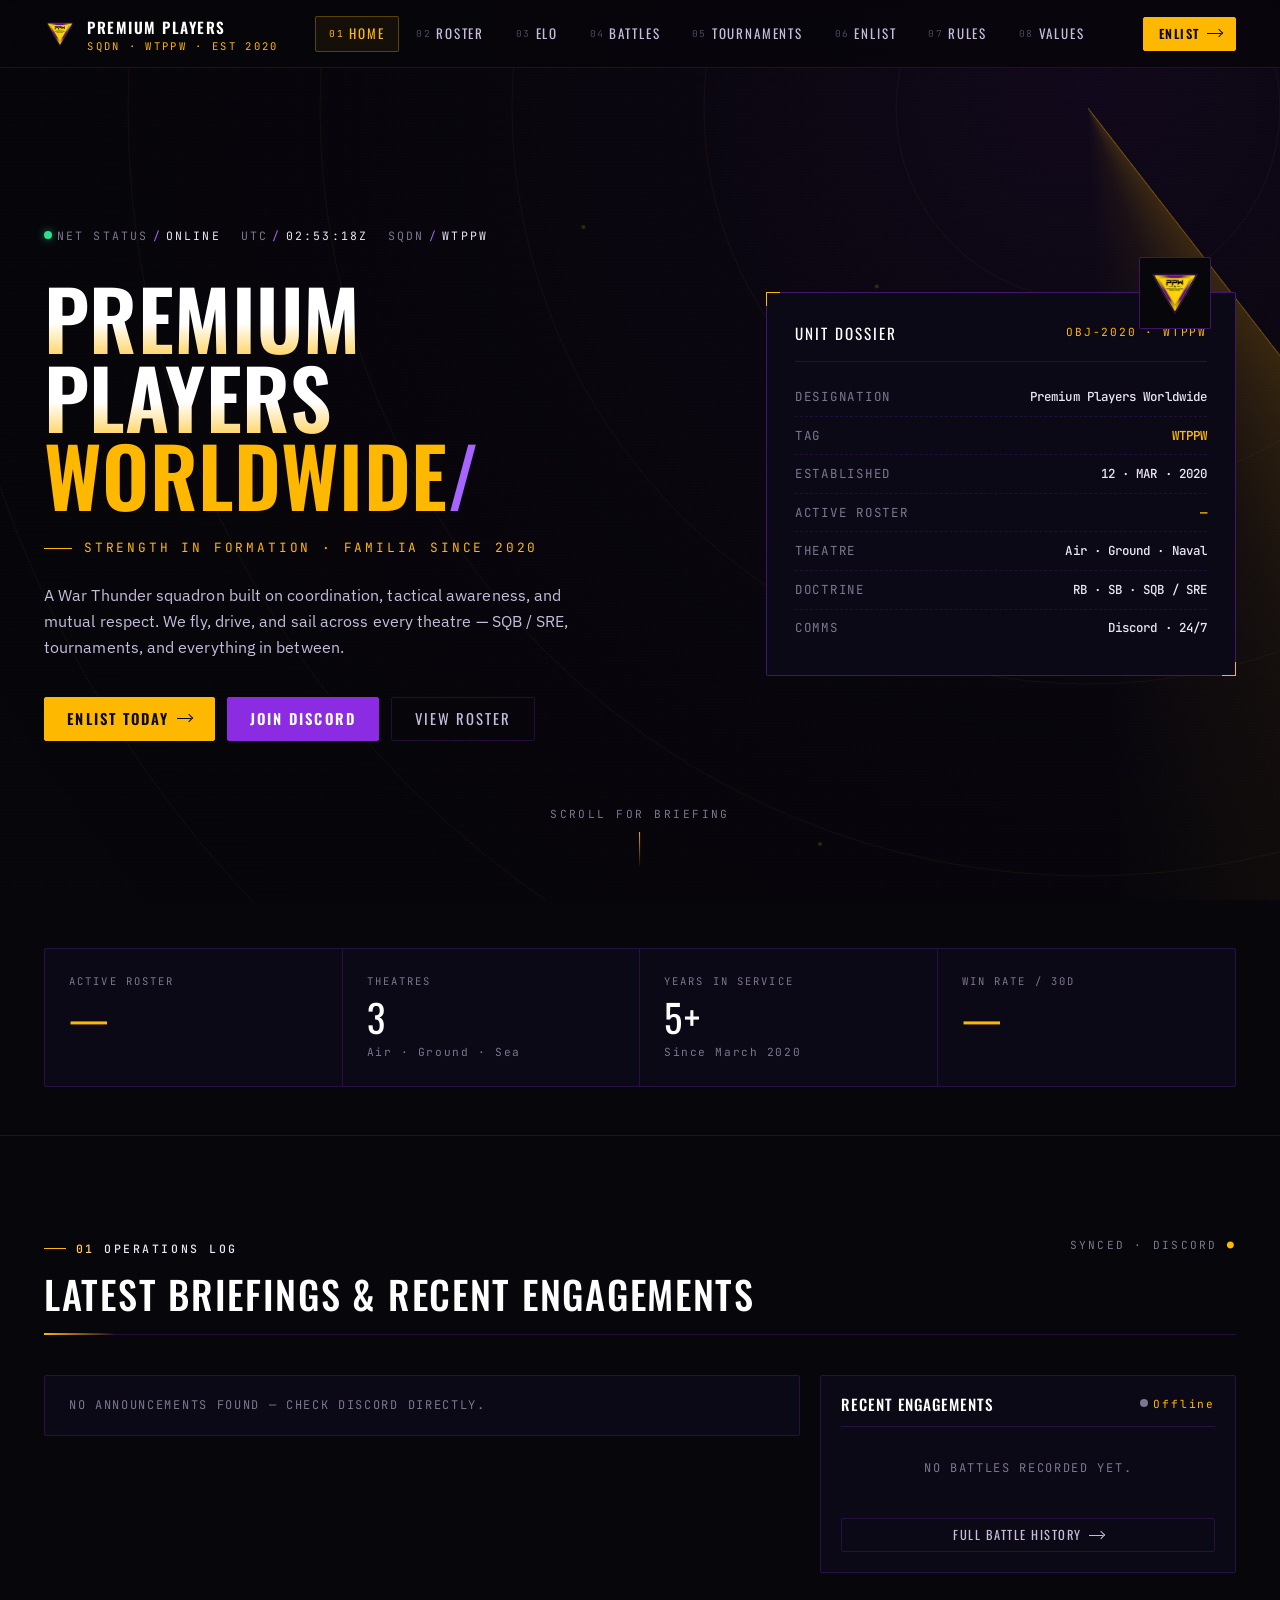
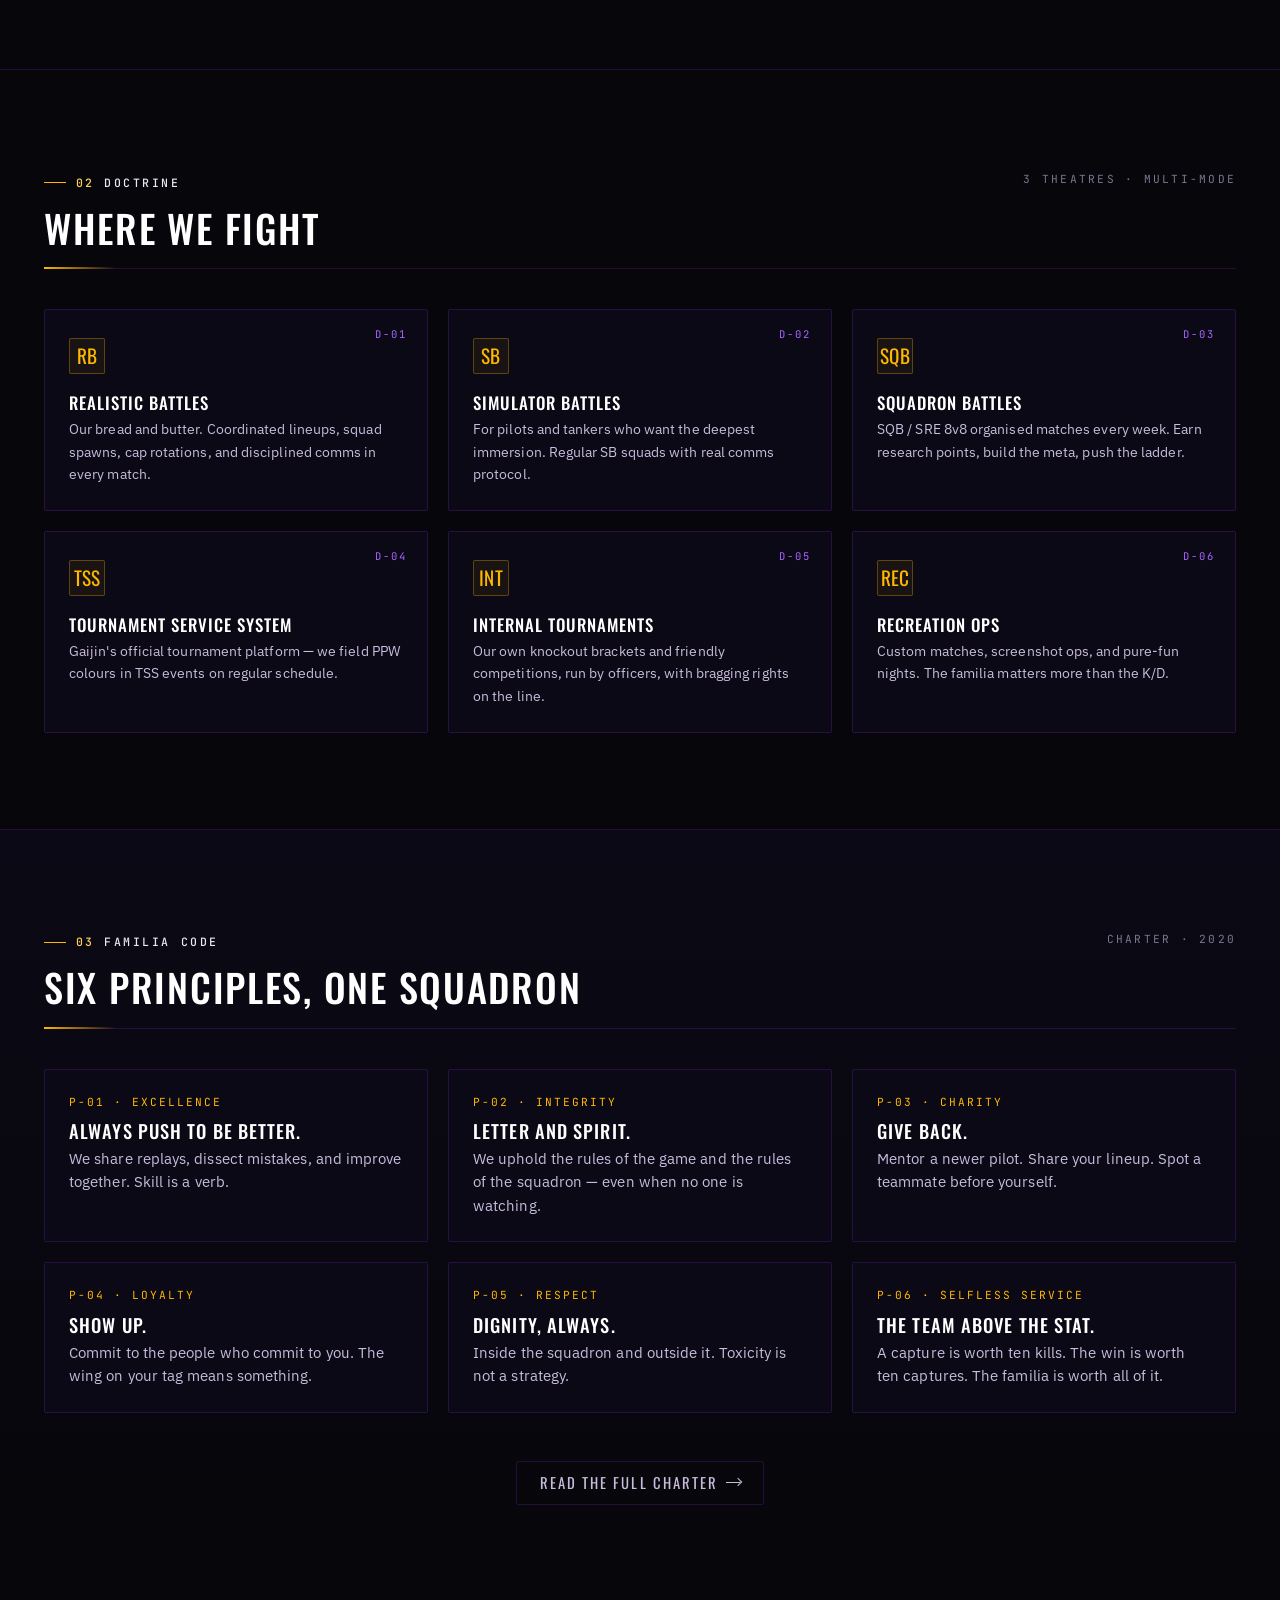
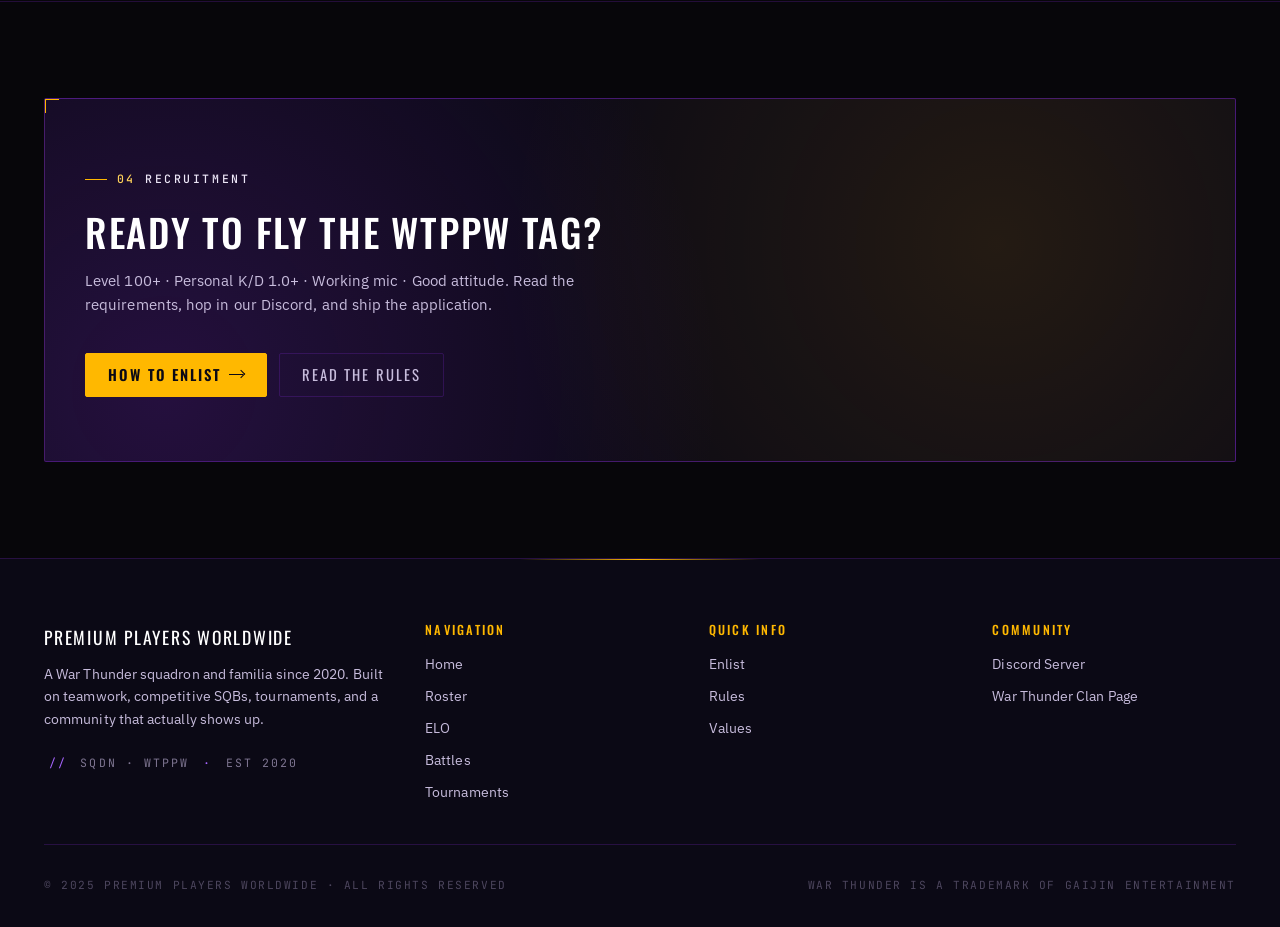
<file: index.html>
<!DOCTYPE html>
<html lang="en">
<head>
  <meta charset="UTF-8" />
  <meta name="viewport" content="width=device-width, initial-scale=1.0" />
  <title>Premium Players Worldwide — War Thunder Squadron</title>
  <meta name="description" content="Premium Players Worldwide (PPW) — a War Thunder squadron and familia since 2020. Tactical SQB / SRE battles, tournaments, and brotherhood." />
  <meta name="theme-color" content="#07060A" />
  <link rel="icon" href="images/logo.png" type="image/png" />
  <link rel="preconnect" href="https://fonts.googleapis.com" />
  <link rel="preconnect" href="https://fonts.gstatic.com" crossorigin />
  <link href="https://fonts.googleapis.com/css2?family=Oswald:wght@400;500;600;700&family=JetBrains+Mono:wght@400;500;700&family=IBM+Plex+Sans:wght@300;400;500;600;700&display=swap" rel="stylesheet" />
  <link rel="stylesheet" href="style.css" />
  <meta name="ppw-api-base" content="https://ppw-api.ensignenterprises.com" />
  <meta name="ppw-api-key" content="72b2854e8e1d3ff73d92992858556b13983392c4e9f0d4d981865be66ccab46f" />
  <style>
    /* ===== HOME PAGE STYLES ===== */
    .hero {
      position: relative;
      min-height: 100vh;
      display: flex;
      align-items: center;
      padding: calc(var(--nav-h) + 4rem) 0 4rem;
      overflow: hidden;
    }
    .hero .container {
      display: grid;
      grid-template-columns: 1.4fr 1fr;
      gap: 4rem;
      align-items: center;
    }
    .hero-meta {
      display: flex;
      gap: 1.25rem;
      align-items: center;
      margin-bottom: 2rem;
      flex-wrap: wrap;
    }
    .hero-title {
      font-family: var(--font-display);
      font-weight: 600;
      font-size: clamp(2.6rem, 6.4vw, 5.4rem);
      line-height: 0.96;
      letter-spacing: 0.005em;
      text-transform: uppercase;
      color: #fff;
    }
    .hero-title .glow {
      background: linear-gradient(180deg, #fff 0%, #fff 55%, var(--gold) 100%);
      -webkit-background-clip: text;
      background-clip: text;
      -webkit-text-fill-color: transparent;
      color: transparent;
    }
    .hero-title .accent {
      color: var(--gold);
    }
    .hero-title .pipe {
      color: var(--purple-2);
      font-weight: 400;
    }

    .hero-sub {
      display: flex;
      align-items: center;
      gap: 0.75rem;
      font-family: var(--font-mono);
      font-size: 0.8rem;
      letter-spacing: 0.22em;
      text-transform: uppercase;
      color: var(--gold);
      margin-top: 1.5rem;
    }
    .hero-sub::before {
      content: "";
      width: 28px; height: 1px;
      background: var(--gold);
    }

    .hero-desc {
      max-width: 540px;
      font-size: 1.02rem;
      color: var(--fg-soft);
      margin-top: 1.5rem;
    }

    .hero-actions {
      display: flex;
      gap: 0.75rem;
      margin-top: 2.25rem;
      flex-wrap: wrap;
    }

    /* Hero right panel — dossier-style snapshot */
    .hero-snap {
      position: relative;
      padding: 1.75rem;
      background: var(--ink-1);
      border: 1px solid var(--purple-line-2);
      border-radius: var(--r);
    }
    .hero-snap .snap-head {
      display: flex;
      align-items: center;
      justify-content: space-between;
      padding-bottom: 1rem;
      margin-bottom: 1rem;
      border-bottom: 1px solid var(--purple-line);
    }
    .hero-snap .snap-title {
      font-family: var(--font-display);
      font-size: 0.95rem;
      letter-spacing: 0.14em;
      text-transform: uppercase;
      color: #fff;
    }
    .hero-snap .snap-id {
      font-family: var(--font-mono);
      font-size: 0.7rem;
      letter-spacing: 0.16em;
      color: var(--gold);
    }
    .hero-snap .snap-row {
      display: flex;
      justify-content: space-between;
      align-items: baseline;
      font-family: var(--font-mono);
      font-size: 0.78rem;
      padding: 0.55rem 0;
      border-bottom: 1px dashed rgba(139,43,226,0.18);
    }
    .hero-snap .snap-row:last-child { border-bottom: none; }
    .hero-snap .snap-row .k {
      color: var(--fg-mute);
      letter-spacing: 0.14em;
      text-transform: uppercase;
    }
    .hero-snap .snap-row .v {
      color: var(--fg);
      font-weight: 500;
    }
    .hero-snap .snap-row .v.gold { color: var(--gold); font-weight: 600; }

    .hero-snap-logo {
      position: absolute;
      top: -36px;
      right: 24px;
      width: 72px;
      height: 72px;
      background: var(--ink-0);
      border: 1px solid var(--purple-line-2);
      border-radius: var(--r);
      padding: 8px;
    }

    /* Hero scroll cue */
    .hero-cue {
      position: absolute;
      bottom: 2rem;
      left: 50%;
      transform: translateX(-50%);
      display: flex;
      flex-direction: column;
      align-items: center;
      gap: 0.5rem;
      font-family: var(--font-mono);
      font-size: 0.7rem;
      letter-spacing: 0.22em;
      text-transform: uppercase;
      color: var(--fg-mute);
    }
    .hero-cue::after {
      content: "";
      width: 1px; height: 36px;
      background: linear-gradient(180deg, var(--gold), transparent);
      animation: cue 2s ease-in-out infinite;
    }
    @keyframes cue {
      0%, 100% { opacity: 0.3; transform: scaleY(0.6); }
      50% { opacity: 1; transform: scaleY(1); }
    }

    /* Stat strip */
    .stat-strip {
      display: grid;
      grid-template-columns: repeat(4, 1fr);
      gap: 0;
      border: 1px solid var(--purple-line);
      border-radius: var(--r);
      background: var(--ink-1);
      overflow: hidden;
    }
    .stat-strip .stat {
      padding: 1.5rem;
      border-right: 1px solid var(--purple-line);
      position: relative;
    }
    .stat-strip .stat:last-child { border-right: none; }
    .stat .lbl {
      font-family: var(--font-mono);
      font-size: 0.66rem;
      letter-spacing: 0.2em;
      text-transform: uppercase;
      color: var(--fg-mute);
      margin-bottom: 0.5rem;
    }
    .stat .val {
      font-family: var(--font-display);
      font-size: clamp(1.6rem, 3vw, 2.4rem);
      letter-spacing: 0.04em;
      color: #fff;
      line-height: 1;
    }
    .stat .val.gold { color: var(--gold); }
    .stat .delta {
      font-family: var(--font-mono);
      font-size: 0.7rem;
      letter-spacing: 0.14em;
      margin-top: 0.5rem;
      color: var(--win);
    }
    .stat .delta.dim { color: var(--fg-mute); }
    @media (max-width: 720px) {
      .stat-strip { grid-template-columns: repeat(2, 1fr); }
      .stat-strip .stat:nth-child(2) { border-right: none; }
      .stat-strip .stat:nth-child(1), .stat-strip .stat:nth-child(2) { border-bottom: 1px solid var(--purple-line); }
    }

    /* Ops log */
    .ops-grid {
      display: grid;
      grid-template-columns: 2fr 1.1fr;
      gap: 1.25rem;
    }
    .ops-list { display: flex; flex-direction: column; gap: 0; }
    .ops-item {
      display: grid;
      grid-template-columns: 80px 1fr auto;
      gap: 1.25rem;
      align-items: center;
      padding: 1.25rem 1.5rem;
      background: var(--ink-1);
      border: 1px solid var(--purple-line);
      border-radius: var(--r);
      margin-bottom: 0.5rem;
      transition: all var(--t);
      position: relative;
    }
    .ops-item:hover {
      border-color: var(--gold-line);
      background: var(--ink-2);
    }
    .ops-item .when {
      font-family: var(--font-mono);
      font-size: 0.72rem;
      letter-spacing: 0.14em;
      color: var(--fg-mute);
      text-transform: uppercase;
    }
    .ops-item .when .day {
      display: block;
      font-family: var(--font-display);
      font-size: 1.4rem;
      letter-spacing: 0.04em;
      color: var(--gold);
      line-height: 1;
    }
    .ops-item .title {
      font-family: var(--font-display);
      font-size: 1.05rem;
      letter-spacing: 0.06em;
      color: #fff;
      text-transform: uppercase;
    }
    .ops-item .meta {
      font-family: var(--font-mono);
      font-size: 0.7rem;
      letter-spacing: 0.14em;
      color: var(--fg-mute);
      text-transform: uppercase;
      margin-top: 0.3rem;
    }
    .ops-item .badge {
      font-family: var(--font-mono);
      font-size: 0.66rem;
      letter-spacing: 0.18em;
      text-transform: uppercase;
      padding: 0.2em 0.6em;
      border: 1px solid var(--gold-line);
      color: var(--gold);
      border-radius: var(--r);
      white-space: nowrap;
    }
    .ops-item .ops-link {
      display: block;
      font-family: var(--font-mono);
      font-size: 0.68rem;
      letter-spacing: 0.14em;
      color: var(--purple-2);
      text-decoration: none;
      margin-top: 0.2rem;
    }
    .ops-item .ops-link:hover { color: var(--gold); }
    @media (max-width: 900px) {
      .ops-grid { grid-template-columns: 1fr; }
      .ops-item { grid-template-columns: 60px 1fr auto; gap: 0.75rem; padding: 1rem; }
    }

    /* Battle log card */
    .bx {
      background: var(--ink-1);
      border: 1px solid var(--purple-line);
      border-radius: var(--r);
      padding: 1.25rem;
    }
    .bx-head {
      display: flex;
      justify-content: space-between;
      align-items: center;
      margin-bottom: 1rem;
      padding-bottom: 0.75rem;
      border-bottom: 1px solid var(--purple-line);
    }
    .bx-head h3 { font-size: 0.95rem; }
    .bx-status {
      font-family: var(--font-mono);
      font-size: 0.7rem;
      letter-spacing: 0.16em;
      color: var(--gold);
    }
    .bx-row {
      display: grid;
      grid-template-columns: 1fr auto auto;
      gap: 0.75rem;
      padding: 0.75rem 0;
      border-bottom: 1px dashed rgba(139,43,226,0.18);
      align-items: center;
    }
    .bx-row:last-child { border-bottom: none; }
    .bx-row .map { font-family: var(--font-display); font-size: 0.9rem; letter-spacing: 0.05em; color: #fff; text-transform: uppercase; }
    .bx-row .vs { font-family: var(--font-mono); font-size: 0.7rem; color: var(--fg-mute); letter-spacing: 0.14em; text-transform: uppercase; margin-top: 0.15rem; }
    .bx-row .score { font-family: var(--font-mono); font-size: 0.82rem; color: var(--fg-soft); letter-spacing: 0.06em; }
    .bx-row .res {
      font-family: var(--font-mono);
      font-size: 0.7rem;
      letter-spacing: 0.16em;
      padding: 0.18em 0.6em;
      border: 1px solid currentColor;
      border-radius: var(--r);
      text-transform: uppercase;
    }
    .bx-row.win .res { color: var(--win); }
    .bx-row.loss .res { color: var(--loss); }
    .bx-row.tie .res { color: var(--neutral); }
    .bx-empty {
      font-family: var(--font-mono);
      font-size: 0.75rem;
      letter-spacing: 0.14em;
      color: var(--fg-mute);
      text-transform: uppercase;
      padding: 1rem 0;
      text-align: center;
    }

    /* Doctrine / values strip */
    .doctrine-grid {
      display: grid;
      grid-template-columns: repeat(3, 1fr);
      gap: 1.25rem;
    }
    .doctrine {
      position: relative;
      padding: 1.75rem 1.5rem 1.5rem;
      background: var(--ink-1);
      border: 1px solid var(--purple-line);
      border-radius: var(--r);
      transition: all var(--t);
    }
    .doctrine:hover {
      border-color: var(--gold-line);
      background: linear-gradient(180deg, rgba(255,184,0,0.04), transparent 60%), var(--ink-2);
    }
    .doctrine .num {
      position: absolute;
      top: 1rem; right: 1.25rem;
      font-family: var(--font-mono);
      font-size: 0.66rem;
      letter-spacing: 0.2em;
      color: var(--purple-2);
    }
    .doctrine .ico {
      width: 36px; height: 36px;
      display: flex; align-items: center; justify-content: center;
      font-family: var(--font-display);
      font-size: 1.2rem;
      color: var(--gold);
      border: 1px solid var(--gold-line);
      border-radius: var(--r);
      margin-bottom: 1.25rem;
      background: rgba(255,184,0,0.06);
    }
    .doctrine h3 {
      margin-bottom: 0.4rem;
      font-size: 1.05rem;
    }
    .doctrine p {
      font-size: 0.88rem;
      color: var(--fg-soft);
    }

    /* CTA banner */
    .cta-block {
      position: relative;
      padding: 4rem 2.5rem;
      background:
        radial-gradient(circle at 80% 40%, rgba(255,184,0,0.10), transparent 50%),
        radial-gradient(circle at 10% 80%, rgba(139,43,226,0.20), transparent 50%),
        var(--ink-1);
      border: 1px solid var(--purple-line-2);
      border-radius: var(--r);
      overflow: hidden;
    }
    .cta-block::before {
      content: "";
      position: absolute;
      inset: 0;
      background-image:
        repeating-linear-gradient(135deg, rgba(255,184,0,0.04) 0 1px, transparent 1px 24px);
      pointer-events: none;
    }
    .cta-block h2 {
      font-size: clamp(1.8rem, 3vw, 2.8rem);
      max-width: 720px;
      position: relative;
    }
    .cta-block p { max-width: 540px; position: relative; }
    .cta-block .hero-actions { position: relative; }

    /* Responsive hero */
    @media (max-width: 980px) {
      .hero .container { grid-template-columns: 1fr; gap: 2.5rem; }
      .hero-snap { max-width: 420px; }
    }

    @media (max-width: 900px) { .doctrine-grid { grid-template-columns: repeat(2, 1fr); } }
    @media (max-width: 580px) { .doctrine-grid { grid-template-columns: 1fr; } }
  </style>
</head>
<body data-bg="radar">

  <!-- ===== NAV ===== -->
  <nav class="nav">
    <div class="container">
      <a href="index.html" class="nav-brand">
        <img src="images/logo.png" alt="PPW" />
        <div>
          <span class="name">Premium Players</span>
          <span class="sub">SQDN · WTPPW · EST 2020</span>
        </div>
      </a>
      <ul class="nav-links" id="nav-links">
        <li><a href="index.html"        data-num="01" class="active">Home</a></li>
        <li><a href="members.html"      data-num="02">Roster</a></li>
        <li><a href="elo.html"          data-num="03">ELO</a></li>
        <li><a href="battles.html"      data-num="04">Battles</a></li>
        <li><a href="tournaments.html"  data-num="05">Tournaments</a></li>
        <li><a href="recruitment.html"  data-num="06">Enlist</a></li>
        <li><a href="rules.html"        data-num="07">Rules</a></li>
        <li><a href="values.html"       data-num="08">Values</a></li>
      </ul>
      <a href="recruitment.html" class="btn btn-primary btn-sm nav-cta">Enlist <span class="caret"></span></a>
      <button class="nav-hamburger" id="nav-toggle" aria-label="Toggle nav" aria-expanded="false">
        <span></span><span></span><span></span>
      </button>
    </div>
  </nav>

  <main class="site">

    <!-- ===== HERO ===== -->
    <header class="hero">
      <div class="container">
        <div>
          <div class="hero-meta">
            <span class="mil"><span class="dot live"></span>Net status<span class="sep">/</span><span class="val">Online</span></span>
            <span class="mil">UTC<span class="sep">/</span><span class="val" data-clock>--:--:--Z</span></span>
            <span class="mil">SQDN<span class="sep">/</span><span class="val">WTPPW</span></span>
          </div>

          <h1 class="hero-title">
            <span class="glow">Premium</span><br>
            <span class="glow">Players</span><br>
            <span class="accent">Worldwide<span class="pipe">/</span></span>
          </h1>

          <div class="hero-sub">Strength in formation · Familia since 2020</div>

          <p class="hero-desc">
            A War Thunder squadron built on coordination, tactical awareness, and mutual respect.
            We fly, drive, and sail across every theatre — SQB / SRE, tournaments, and everything in between.
          </p>

          <div class="hero-actions">
            <a href="recruitment.html" class="btn btn-primary">Enlist Today <span class="caret"></span></a>
            <a href="https://discord.gg/fk37SddZJg" target="_blank" rel="noopener noreferrer" class="btn btn-purple">Join Discord</a>
            <a href="members.html" class="btn btn-ghost">View Roster</a>
          </div>
        </div>

        <!-- Right column: dossier-style snapshot of the squadron -->
        <aside class="hero-snap brackets">
          <img src="images/logo.png" alt="" class="hero-snap-logo" />
          <div class="snap-head">
            <span class="snap-title">Unit Dossier</span>
            <span class="snap-id">OBJ-2020 · WTPPW</span>
          </div>
          <div class="snap-row"><span class="k">Designation</span><span class="v">Premium Players Worldwide</span></div>
          <div class="snap-row"><span class="k">Tag</span><span class="v gold">WTPPW</span></div>
          <div class="snap-row"><span class="k">Established</span><span class="v">12 · MAR · 2020</span></div>
          <div class="snap-row"><span class="k">Active Roster</span><span class="v gold" id="hero-stat-members">—</span></div>
          <div class="snap-row"><span class="k">Theatre</span><span class="v">Air · Ground · Naval</span></div>
          <div class="snap-row"><span class="k">Doctrine</span><span class="v">RB · SB · SQB / SRE</span></div>
          <div class="snap-row"><span class="k">Comms</span><span class="v">Discord · 24/7</span></div>
        </aside>
      </div>

      <div class="hero-cue">SCROLL FOR BRIEFING</div>
    </header>

    <!-- ===== STAT STRIP ===== -->
    <section style="padding: 3rem 0;">
      <div class="container">
        <div class="stat-strip">
          <div class="stat">
            <div class="lbl">Active Roster</div>
            <div class="val gold" id="stat-members">—</div>
            <div class="delta" id="stat-members-delta">&nbsp;</div>
          </div>
          <div class="stat">
            <div class="lbl">Theatres</div>
            <div class="val">3</div>
            <div class="delta dim">Air · Ground · Sea</div>
          </div>
          <div class="stat">
            <div class="lbl">Years in Service</div>
            <div class="val">5+</div>
            <div class="delta dim">Since March 2020</div>
          </div>
          <div class="stat">
            <div class="lbl">Win Rate / 30d</div>
            <div class="val gold" id="stat-winrate">—</div>
            <div class="delta" id="stat-winrate-delta">&nbsp;</div>
          </div>
        </div>
      </div>
    </section>

    <!-- ===== OPERATIONS LOG + BATTLE LOG ===== -->
    <section>
      <div class="container">
        <div class="s-head">
          <div>
            <div class="eyebrow"><span class="num">01</span><span class="label">Operations Log</span></div>
            <h2 class="mt-2">Latest Briefings &amp; Recent Engagements</h2>
          </div>
          <div class="right">Synced · Discord<span style="color:var(--gold)"> ●</span></div>
        </div>

        <div class="ops-grid">
          <!-- Announcements -->
          <div class="ops-list" id="announcement-list">
            <div class="ops-item" style="grid-template-columns:1fr;">
              <div style="font-family:var(--font-mono);font-size:0.75rem;letter-spacing:0.14em;color:var(--fg-mute);text-transform:uppercase;">Loading briefings…</div>
            </div>
          </div>

          <!-- Battle log mini -->
          <div class="bx">
            <div class="bx-head">
              <h3>Recent Engagements</h3>
              <span class="bx-status" id="bx-status"><span class="dot standby"></span>Loading</span>
            </div>
            <div id="battle-log-mini"><div class="bx-empty">Loading…</div></div>
            <a href="battles.html" class="btn btn-ghost btn-sm mt-3" style="width:100%;">Full Battle History <span class="caret"></span></a>
          </div>
        </div>
      </div>
    </section>

    <!-- ===== DOCTRINE / WHAT WE PLAY ===== -->
    <section>
      <div class="container">
        <div class="s-head">
          <div>
            <div class="eyebrow"><span class="num">02</span><span class="label">Doctrine</span></div>
            <h2 class="mt-2">Where We Fight</h2>
          </div>
          <div class="right">3 Theatres · Multi-Mode</div>
        </div>

        <div class="doctrine-grid">
          <div class="doctrine">
            <span class="num">D-01</span>
            <div class="ico">RB</div>
            <h3>Realistic Battles</h3>
            <p>Our bread and butter. Coordinated lineups, squad spawns, cap rotations, and disciplined comms in every match.</p>
          </div>
          <div class="doctrine">
            <span class="num">D-02</span>
            <div class="ico">SB</div>
            <h3>Simulator Battles</h3>
            <p>For pilots and tankers who want the deepest immersion. Regular SB squads with real comms protocol.</p>
          </div>
          <div class="doctrine">
            <span class="num">D-03</span>
            <div class="ico">SQB</div>
            <h3>Squadron Battles</h3>
            <p>SQB / SRE 8v8 organised matches every week. Earn research points, build the meta, push the ladder.</p>
          </div>
          <div class="doctrine">
            <span class="num">D-04</span>
            <div class="ico">TSS</div>
            <h3>Tournament Service System</h3>
            <p>Gaijin's official tournament platform — we field PPW colours in TSS events on regular schedule.</p>
          </div>
          <div class="doctrine">
            <span class="num">D-05</span>
            <div class="ico">INT</div>
            <h3>Internal Tournaments</h3>
            <p>Our own knockout brackets and friendly competitions, run by officers, with bragging rights on the line.</p>
          </div>
          <div class="doctrine">
            <span class="num">D-06</span>
            <div class="ico">REC</div>
            <h3>Recreation Ops</h3>
            <p>Custom matches, screenshot ops, and pure-fun nights. The familia matters more than the K/D.</p>
          </div>
        </div>
      </div>
    </section>

    <!-- ===== VALUES / FAMILIA ===== -->
    <section style="background: linear-gradient(180deg, var(--ink-1), var(--ink-0));">
      <div class="container">
        <div class="s-head">
          <div>
            <div class="eyebrow"><span class="num">03</span><span class="label">Familia Code</span></div>
            <h2 class="mt-2">Six Principles, One Squadron</h2>
          </div>
          <div class="right">Charter · 2020</div>
        </div>

        <div class="grid-3">
          <div class="card glow">
            <div class="kicker">P-01 · Excellence</div>
            <h3>Always push to be better.</h3>
            <p>We share replays, dissect mistakes, and improve together. Skill is a verb.</p>
          </div>
          <div class="card glow">
            <div class="kicker">P-02 · Integrity</div>
            <h3>Letter and spirit.</h3>
            <p>We uphold the rules of the game and the rules of the squadron — even when no one is watching.</p>
          </div>
          <div class="card glow">
            <div class="kicker">P-03 · Charity</div>
            <h3>Give back.</h3>
            <p>Mentor a newer pilot. Share your lineup. Spot a teammate before yourself.</p>
          </div>
          <div class="card glow">
            <div class="kicker">P-04 · Loyalty</div>
            <h3>Show up.</h3>
            <p>Commit to the people who commit to you. The wing on your tag means something.</p>
          </div>
          <div class="card glow">
            <div class="kicker">P-05 · Respect</div>
            <h3>Dignity, always.</h3>
            <p>Inside the squadron and outside it. Toxicity is not a strategy.</p>
          </div>
          <div class="card glow">
            <div class="kicker">P-06 · Selfless Service</div>
            <h3>The team above the stat.</h3>
            <p>A capture is worth ten kills. The win is worth ten captures. The familia is worth all of it.</p>
          </div>
        </div>

        <div class="text-center mt-6">
          <a href="values.html" class="btn btn-ghost">Read the Full Charter <span class="caret"></span></a>
        </div>
      </div>
    </section>

    <!-- ===== CTA ===== -->
    <section>
      <div class="container">
        <div class="cta-block brackets">
          <div class="eyebrow"><span class="num">04</span><span class="label">Recruitment</span></div>
          <h2 class="mt-3">Ready to fly the WTPPW tag?</h2>
          <p class="text-soft mt-2">
            Level 100+ · Personal K/D 1.0+ · Working mic · Good attitude.
            Read the requirements, hop in our Discord, and ship the application.
          </p>
          <div class="hero-actions">
            <a href="recruitment.html" class="btn btn-primary">How to Enlist <span class="caret"></span></a>
            <a href="rules.html" class="btn btn-ghost">Read the Rules</a>
          </div>
        </div>
      </div>
    </section>

    <!-- ===== FOOTER ===== -->
    <footer class="footer">
      <div class="container">
        <div class="footer-grid">
          <div class="footer-brand">
            <div class="name">Premium Players Worldwide</div>
            <p class="text-soft">A War Thunder squadron and familia since 2020. Built on teamwork, competitive SQBs, tournaments, and a community that actually shows up.</p>
            <div class="mil mt-3"><span class="sep">//</span> SQDN · WTPPW <span class="sep">·</span> EST 2020</div>
          </div>
          <div>
            <h4>Navigation</h4>
            <ul>
              <li><a href="index.html">Home</a></li>
              <li><a href="members.html">Roster</a></li>
              <li><a href="elo.html">ELO</a></li>
              <li><a href="battles.html">Battles</a></li>
              <li><a href="tournaments.html">Tournaments</a></li>
            </ul>
          </div>
          <div>
            <h4>Quick Info</h4>
            <ul>
              <li><a href="recruitment.html">Enlist</a></li>
              <li><a href="rules.html">Rules</a></li>
              <li><a href="values.html">Values</a></li>
            </ul>
          </div>
          <div>
            <h4>Community</h4>
            <ul>
              <li><a href="https://discord.gg/fk37SddZJg" target="_blank" rel="noopener noreferrer">Discord Server</a></li>
              <li><a href="https://warthunder.com/en/community/claninfo/Premium%20Players%20Worldwide" target="_blank" rel="noopener noreferrer">War Thunder Clan Page</a></li>
            </ul>
          </div>
        </div>
        <div class="footer-bottom">
          <span>© 2025 Premium Players Worldwide · All rights reserved</span>
          <span>War Thunder is a trademark of Gaijin Entertainment</span>
        </div>
      </div>
    </footer>
  </main>

  <script src="app.js"></script>
  <script>
    (function () {
      var apiBase = (document.querySelector('meta[name="ppw-api-base"]') || {}).content || '';
      var apiKey  = (document.querySelector('meta[name="ppw-api-key"]')  || {}).content || '';
      apiBase = apiBase.replace(/\/+$/, '');

      function esc(v) {
        return String(v == null ? '—' : v)
          .replace(/&/g, '&amp;').replace(/</g, '&lt;').replace(/>/g, '&gt;').replace(/"/g, '&quot;');
      }

      function buildHeaders() {
        var h = {};
        if (apiKey) h['X-API-Key'] = apiKey;
        return h;
      }

      /* ---- Member count ------------------------------------------ */
      async function loadMembers() {
        try {
          var r = await fetch(apiBase + '/api/squadron-members', {
            cache: 'no-store', headers: buildHeaders()
          });
          if (!r.ok) throw new Error('HTTP ' + r.status);
          var data = await r.json();
          var count = Array.isArray(data.players) ? data.players.length : 0;
          if (count > 0) {
            var txt = count + ' members';
            var el1 = document.getElementById('hero-stat-members');
            var el2 = document.getElementById('stat-members');
            if (el1) el1.textContent = count;
            if (el2) el2.textContent = count;
          }
        } catch (e) {
          console.error('[Members]', e);
        }
      }

      /* ---- Announcements ----------------------------------------- */
      function fmtAnnDate(ts) {
        var d = new Date(ts);
        if (isNaN(d.getTime())) return { month: 'NOW', day: '—' };
        return {
          month: new Intl.DateTimeFormat('en-US', { month: 'short' }).format(d).toUpperCase(),
          day:   new Intl.DateTimeFormat('en-US', { day: '2-digit' }).format(d)
        };
      }

      function renderAnnouncements(items) {
        var el = document.getElementById('announcement-list');
        if (!el) return;
        if (!items || !items.length) {
          el.innerHTML = '<div class="ops-item" style="grid-template-columns:1fr;"><div style="font-family:var(--font-mono);font-size:0.75rem;letter-spacing:0.14em;color:var(--fg-mute);text-transform:uppercase;">No announcements found — check Discord directly.</div></div>';
          return;
        }
        el.innerHTML = items.map(function (ann, i) {
          var dt    = fmtAnnDate(ann.timestamp);
          var badge = i === 0 ? 'Briefing' : (ann.summary ? 'Discord' : 'Update');
          var url   = esc(ann.url || '#');
          var href  = ann.url ? '<a class="ops-link" href="' + url + '" target="_blank" rel="noopener noreferrer">Open in Discord</a>' : '';
          return [
            '<article class="ops-item">',
              '<div class="when">' + esc(dt.month) + '<span class="day">' + esc(dt.day) + '</span></div>',
              '<div>',
                '<div class="title">' + esc(ann.header || 'Announcement') + '</div>',
                '<div class="meta">DISCORD · #ANNOUNCEMENTS</div>',
                href,
              '</div>',
              '<span class="badge">' + esc(badge) + '</span>',
            '</article>'
          ].join('');
        }).join('');
      }

      async function loadAnnouncements() {
        if (!apiBase) return;
        try {
          var r = await fetch(apiBase + '/api/announcements?limit=4', {
            cache: 'no-store', headers: buildHeaders()
          });
          if (!r.ok) throw new Error('HTTP ' + r.status);
          var data = await r.json();
          renderAnnouncements(data.announcements || []);
        } catch (e) {
          console.error('[Announcements]', e);
          renderAnnouncements([]);
        }
      }

      /* ---- Battle log mini --------------------------------------- */
      function renderBattleMini(games) {
        var el = document.getElementById('battle-log-mini');
        var st = document.getElementById('bx-status');
        if (!el) return;
        if (!games || !games.length) {
          el.innerHTML = '<div class="bx-empty">No battles recorded yet.</div>';
          if (st) st.innerHTML = '<span class="dot standby"></span>Offline';
          return;
        }
        // compute win rate for stat strip
        var wins = 0, total = games.length;
        games.forEach(function (g) { if (g.winnerSide === 'left') wins++; });
        var wr = total > 0 ? Math.round((wins / total) * 100) + '%' : '—';
        var wrEl = document.getElementById('stat-winrate');
        if (wrEl) wrEl.textContent = wr;
        var wdEl = document.getElementById('stat-winrate-delta');
        if (wdEl) { wdEl.textContent = wins + 'W · ' + (total - wins) + 'L of ' + total; wdEl.className = 'delta dim'; }

        el.innerHTML = games.slice(0, 5).map(function (g) {
          var ws    = g.winnerSide;
          var cls   = ws === 'left' ? 'win' : ws === 'right' ? 'loss' : 'tie';
          var label = ws === 'left' ? 'Victory' : ws === 'right' ? 'Defeat' : 'Draw';
          var ls    = g.leftScore  != null ? g.leftScore  : '—';
          var rs    = g.rightScore != null ? g.rightScore : '—';
          var opp   = g.rightLabel || 'Unknown';
          return [
            '<div class="bx-row ' + cls + '">',
              '<div>',
                '<div class="map">' + esc(g.mapName || 'Unknown Map') + '</div>',
                '<div class="vs">vs ' + esc(opp) + ' · SQB</div>',
              '</div>',
              '<div class="score">' + esc(ls) + ' — ' + esc(rs) + '</div>',
              '<div class="res">' + label + '</div>',
            '</div>'
          ].join('');
        }).join('');

        if (st) st.innerHTML = '<span class="dot live"></span>Live';
      }

      async function loadBattleLog() {
        if (!apiBase) return;
        var controller = new AbortController();
        var timeout = setTimeout(function () { controller.abort(); }, 8000);
        try {
          var r = await fetch(apiBase + '/api/squadron-battle-log?limit=20&tag=WTPPW', {
            signal: controller.signal, cache: 'no-store', headers: buildHeaders()
          });
          if (!r.ok) throw new Error('HTTP ' + r.status);
          var data = await r.json();
          var raw = data.recentReplays || [];
          var games = raw.filter(function (g) {
            var lbl = (g.leftLabel || '').toLowerCase();
            return lbl.indexOf('wtppw') !== -1 || lbl.indexOf('premium players worldwide') !== -1;
          });
          renderBattleMini(games);
        } catch (e) {
          console.error('[BattleLog]', e);
          renderBattleMini([]);
        } finally {
          clearTimeout(timeout);
        }
      }

      loadMembers();
      loadAnnouncements();
      loadBattleLog();
    })();
  </script>
</body>
</html>
</file>
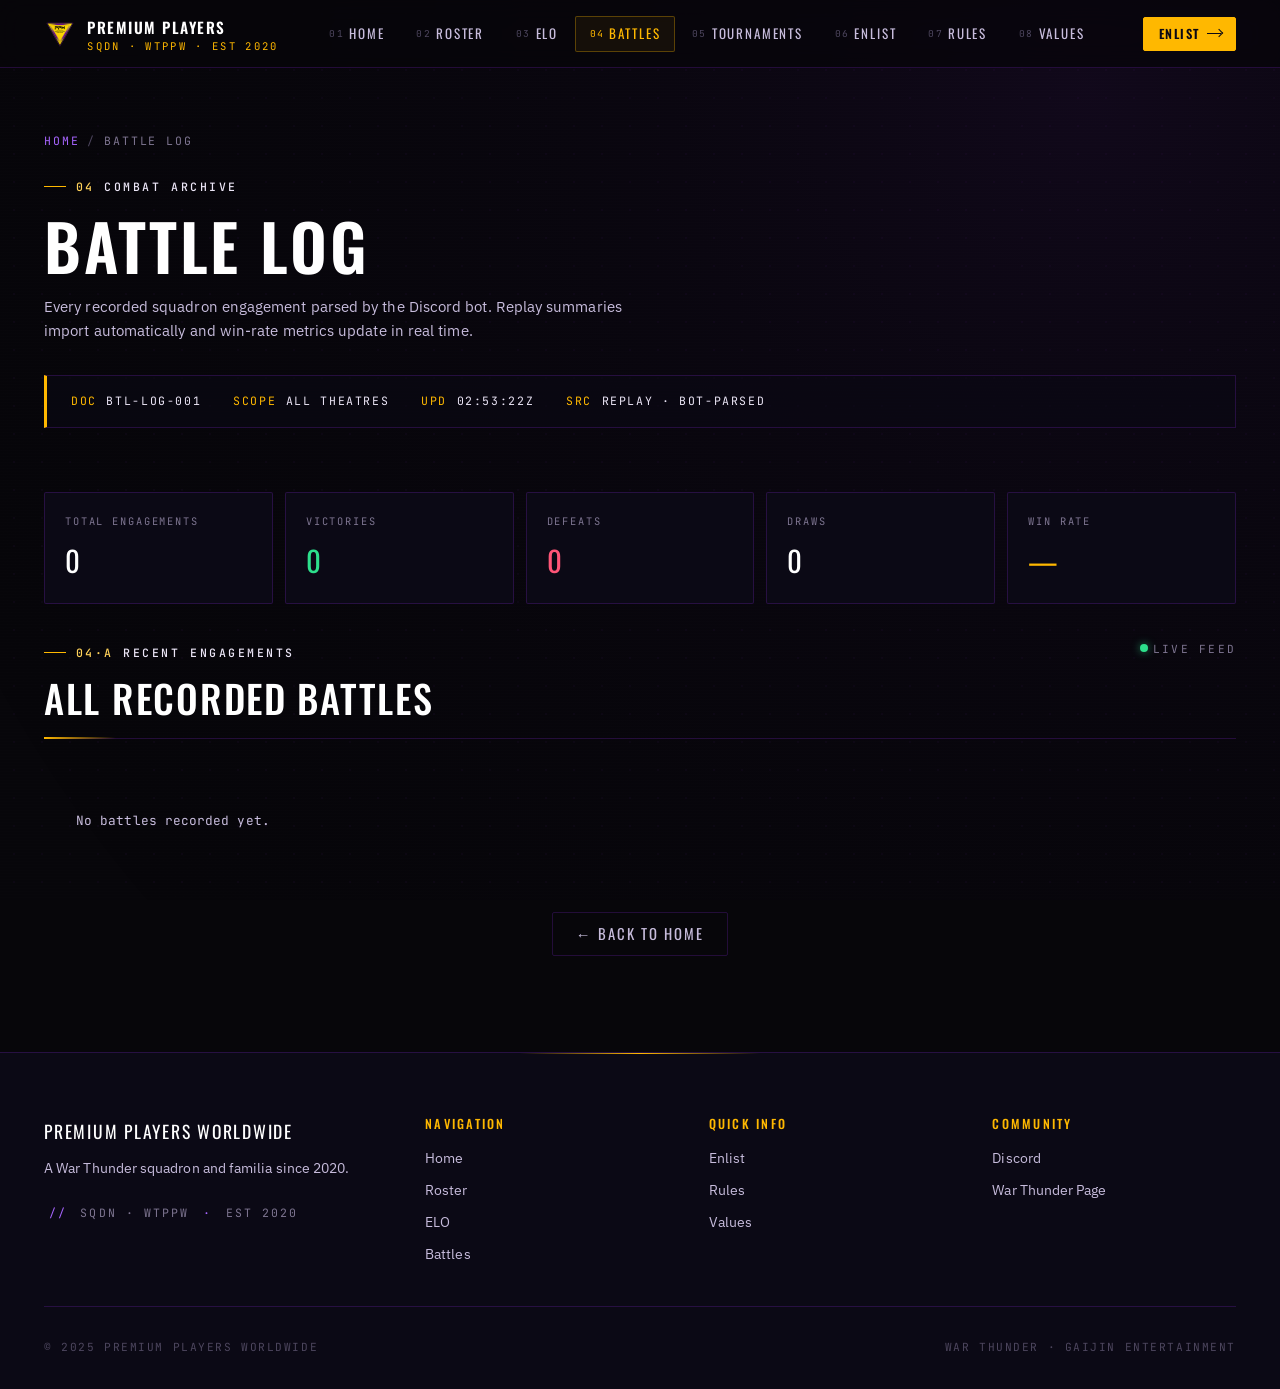
<file: battles.html>
<!DOCTYPE html>
<html lang="en">
<head>
  <meta charset="UTF-8" />
  <meta name="viewport" content="width=device-width, initial-scale=1.0" />
  <title>Battle Log — PPW Squadron</title>
  <meta name="theme-color" content="#07060A" />
  <meta name="ppw-api-base" content="https://ppw-api.ensignenterprises.com" />
  <meta name="ppw-api-key" content="72b2854e8e1d3ff73d92992858556b13983392c4e9f0d4d981865be66ccab46f" />
  <link rel="icon" href="images/logo.png" type="image/png" />
  <link rel="preconnect" href="https://fonts.googleapis.com" />
  <link rel="preconnect" href="https://fonts.gstatic.com" crossorigin />
  <link href="https://fonts.googleapis.com/css2?family=Oswald:wght@400;500;600;700&family=JetBrains+Mono:wght@400;500;700&family=IBM+Plex+Sans:wght@300;400;500;600;700&display=swap" rel="stylesheet" />
  <link rel="stylesheet" href="style.css" />
  <style>
    .battle-summary { display: grid; grid-template-columns: repeat(5, 1fr); gap: 0.75rem; margin-bottom: 2rem; }
    .bs-card { padding: 1.25rem; background: var(--ink-1); border: 1px solid var(--purple-line); border-radius: var(--r); }
    .bs-card .k { font-family: var(--font-mono); font-size: 0.65rem; letter-spacing: 0.18em; text-transform: uppercase; color: var(--fg-mute); margin-bottom: 0.5rem; }
    .bs-card .v { font-family: var(--font-display); font-size: 1.8rem; letter-spacing: 0.04em; color: var(--gold); }
    .bs-card .v.win { color: var(--win); }
    .bs-card .v.loss { color: var(--loss); }
    .bs-card .v.fg { color: #fff; }
    @media (max-width: 900px) { .battle-summary { grid-template-columns: repeat(2, 1fr); } }

    .battle-list { display: flex; flex-direction: column; gap: 0.6rem; }
    .battle-row {
      display: grid;
      grid-template-columns: 90px 1.6fr 1fr auto auto;
      gap: 1rem;
      align-items: center;
      padding: 1.25rem 1.5rem;
      background: var(--ink-1);
      border: 1px solid var(--purple-line);
      border-radius: var(--r);
      transition: all var(--t);
      cursor: pointer;
    }
    .battle-row:hover { border-color: var(--gold-line); background: var(--ink-2); }
    .battle-row .when { font-family: var(--font-mono); font-size: 0.72rem; letter-spacing: 0.12em; color: var(--fg-mute); text-transform: uppercase; }
    .battle-row .when .d { display: block; font-family: var(--font-display); font-size: 1.4rem; color: var(--gold); letter-spacing: 0.04em; line-height: 1; }
    .battle-row .map { font-family: var(--font-display); font-size: 1.1rem; letter-spacing: 0.04em; color: #fff; text-transform: uppercase; }
    .battle-row .vs { font-family: var(--font-mono); font-size: 0.72rem; color: var(--fg-mute); letter-spacing: 0.14em; text-transform: uppercase; margin-top: 0.25rem; }
    .battle-row .mode { font-family: var(--font-mono); font-size: 0.72rem; letter-spacing: 0.14em; color: var(--purple-2); text-transform: uppercase; }
    .battle-row .score { font-family: var(--font-display); font-size: 1.2rem; color: var(--fg); letter-spacing: 0.06em; white-space: nowrap; }
    .battle-row .res {
      font-family: var(--font-mono);
      font-size: 0.72rem;
      letter-spacing: 0.16em;
      padding: 0.3em 0.85em;
      border: 1px solid currentColor;
      border-radius: var(--r);
      text-transform: uppercase;
    }
    .battle-row.win .res { color: var(--win); background: rgba(45,224,140,0.06); }
    .battle-row.loss .res { color: var(--loss); background: rgba(255,85,119,0.06); }
    .battle-row.tie .res { color: var(--neutral); background: rgba(124,184,255,0.06); }

    @media (max-width: 720px) {
      .battle-row { grid-template-columns: 1fr; padding: 1rem; }
      .battle-row .when { display: flex; gap: 0.5rem; align-items: baseline; }
      .battle-row .when .d { display: inline; font-size: 1rem; }
    }
  </style>
</head>
<body>
  <nav class="nav">
    <div class="container">
      <a href="index.html" class="nav-brand">
        <img src="images/logo.png" alt="PPW" />
        <div><span class="name">Premium Players</span><span class="sub">SQDN · WTPPW · EST 2020</span></div>
      </a>
      <ul class="nav-links" id="nav-links">
        <li><a href="index.html"       data-num="01">Home</a></li>
        <li><a href="members.html"     data-num="02">Roster</a></li>
        <li><a href="elo.html"         data-num="03">ELO</a></li>
        <li><a href="battles.html"     data-num="04" class="active">Battles</a></li>
        <li><a href="tournaments.html" data-num="05">Tournaments</a></li>
        <li><a href="recruitment.html" data-num="06">Enlist</a></li>
        <li><a href="rules.html"       data-num="07">Rules</a></li>
        <li><a href="values.html"      data-num="08">Values</a></li>
      </ul>
      <a href="recruitment.html" class="btn btn-primary btn-sm nav-cta">Enlist <span class="caret"></span></a>
      <button class="nav-hamburger" id="nav-toggle" aria-label="Toggle nav" aria-expanded="false"><span></span><span></span><span></span></button>
    </div>
  </nav>

  <main class="site">
    <header class="page-hero">
      <div class="container">
        <p class="crumbs"><a href="index.html">Home</a><span class="sep">/</span><span>Battle Log</span></p>
        <div class="eyebrow"><span class="num">04</span><span class="label">Combat Archive</span></div>
        <h1 class="mt-2">Battle Log</h1>
        <p class="text-soft mt-2" style="max-width: 580px;">
          Every recorded squadron engagement parsed by the Discord bot. Replay summaries import automatically and
          win-rate metrics update in real time.
        </p>
        <div class="spec-strip">
          <div><span class="k">DOC</span><span class="v">BTL-LOG-001</span></div>
          <div><span class="k">SCOPE</span><span class="v">ALL THEATRES</span></div>
          <div><span class="k">UPD</span><span class="v" data-clock>--:--:--Z</span></div>
          <div><span class="k">SRC</span><span class="v">REPLAY · BOT-PARSED</span></div>
        </div>
      </div>
    </header>

    <section style="padding-top: 1rem;">
      <div class="container">
        <div class="battle-summary">
          <div class="bs-card"><div class="k">Total Engagements</div><div class="v fg" id="bs-total">—</div></div>
          <div class="bs-card"><div class="k">Victories</div><div class="v win" id="bs-w">—</div></div>
          <div class="bs-card"><div class="k">Defeats</div><div class="v loss" id="bs-l">—</div></div>
          <div class="bs-card"><div class="k">Draws</div><div class="v fg" id="bs-d">—</div></div>
          <div class="bs-card"><div class="k">Win Rate</div><div class="v" id="bs-wr">—</div></div>
        </div>

        <div class="s-head">
          <div>
            <div class="eyebrow"><span class="num">04·A</span><span class="label">Recent Engagements</span></div>
            <h2 class="mt-2">All Recorded Battles</h2>
          </div>
          <div class="right"><span class="dot live"></span>LIVE FEED</div>
        </div>

        <div class="battle-list" id="battle-list">
          <div class="skel" style="height:80px"></div>
          <div class="skel" style="height:80px"></div>
          <div class="skel" style="height:80px"></div>
        </div>

        <div class="text-center mt-6">
          <a href="index.html" class="btn btn-ghost">← Back to Home</a>
        </div>
      </div>
    </section>

    <footer class="footer">
      <div class="container">
        <div class="footer-grid">
          <div class="footer-brand">
            <div class="name">Premium Players Worldwide</div>
            <p class="text-soft">A War Thunder squadron and familia since 2020.</p>
            <div class="mil mt-3"><span class="sep">//</span> SQDN · WTPPW <span class="sep">·</span> EST 2020</div>
          </div>
          <div><h4>Navigation</h4><ul><li><a href="index.html">Home</a></li><li><a href="members.html">Roster</a></li><li><a href="elo.html">ELO</a></li><li><a href="battles.html">Battles</a></li></ul></div>
          <div><h4>Quick Info</h4><ul><li><a href="recruitment.html">Enlist</a></li><li><a href="rules.html">Rules</a></li><li><a href="values.html">Values</a></li></ul></div>
          <div><h4>Community</h4><ul><li><a href="https://discord.gg/fk37SddZJg" target="_blank" rel="noopener noreferrer">Discord</a></li><li><a href="https://warthunder.com/en/community/claninfo/Premium%20Players%20Worldwide" target="_blank" rel="noopener noreferrer">War Thunder Page</a></li></ul></div>
        </div>
        <div class="footer-bottom"><span>© 2025 Premium Players Worldwide</span><span>War Thunder · Gaijin Entertainment</span></div>
      </div>
    </footer>
  </main>

  <script src="app.js"></script>
  <script>
  (function () {
    var apiBase = document.querySelector('meta[name="ppw-api-base"]').content;
    var apiKey  = document.querySelector('meta[name="ppw-api-key"]').content;
    var monthNames = ["JAN","FEB","MAR","APR","MAY","JUN","JUL","AUG","SEP","OCT","NOV","DEC"];

    function renderBattles(battles) {
      var w = 0, l = 0, d = 0;
      battles.forEach(function (b) {
        if (b.result === "win") w++;
        else if (b.result === "loss") l++;
        else d++;
      });
      document.getElementById("bs-total").textContent = battles.length;
      document.getElementById("bs-w").textContent = w;
      document.getElementById("bs-l").textContent = l;
      document.getElementById("bs-d").textContent = d;
      document.getElementById("bs-wr").textContent = battles.length ? Math.round((w / battles.length) * 100) + "%" : "—";

      var list = document.getElementById("battle-list");
      if (!battles.length) {
        list.innerHTML = '<p class="text-soft" style="padding:2rem;font-family:var(--font-mono);font-size:0.8rem;">No battles recorded yet.</p>';
        return;
      }
      list.innerHTML = battles.map(function (b) {
        var date = new Date(b.when || b.battleDate || Date.now());
        var dd = String(date.getUTCDate()).padStart(2, "0");
        var mm = monthNames[date.getUTCMonth()];
        var label = b.result === "win" ? "Victory" : b.result === "loss" ? "Defeat" : "Draw";
        var opp = b.opp || b.rightLabel || "Unknown";
        var players = b.players || b.playerCount || "?";
        var map = b.map || b.mapName || "Unknown Map";
        var mode = b.mode || "SQB";
        var ls = b.ls != null ? b.ls : (b.leftScore != null ? b.leftScore : "?");
        var rs = b.rs != null ? b.rs : (b.rightScore != null ? b.rightScore : "?");
        return [
          '<article class="battle-row ', b.result, '">',
            '<div class="when">', mm, '<span class="d">', dd, '</span></div>',
            '<div><div class="map">', map, '</div><div class="vs">VS ', opp, ' · ', players, ' PILOTS</div></div>',
            '<div class="mode">', mode, '</div>',
            '<div class="score">', ls, ' — ', rs, '</div>',
            '<div class="res">', label, '</div>',
          '</article>'
        ].join("");
      }).join("");
    }

    function fromApi(data) {
      var replays = data.recentReplays || data.battles || data.replays || [];
      return replays.map(function (g) {
        var isWin = g.winnerSide === "left" || g.result === "win";
        var isLoss = g.winnerSide === "right" || g.result === "loss";
        return {
          result: isWin ? "win" : isLoss ? "loss" : "tie",
          map: g.mapName || g.map || "Unknown Map",
          opp: g.rightLabel || g.opp || "Unknown",
          players: g.playerCount || g.players || "?",
          mode: g.gameMode || g.mode || "SQB",
          ls: g.leftScore != null ? g.leftScore : (g.ls != null ? g.ls : "?"),
          rs: g.rightScore != null ? g.rightScore : (g.rs != null ? g.rs : "?"),
          when: g.battleDate || g.when || new Date().toISOString()
        };
      });
    }

    fetch(apiBase + "/api/squadron-battle-log?limit=50&tag=WTPPW", {
      headers: { "X-API-Key": apiKey }
    })
      .then(function (r) { return r.json(); })
      .then(function (data) {
        var battles = fromApi(data);
        if (!battles.length) throw new Error("empty");
        renderBattles(battles);
      })
      .catch(function (err) {
        console.error("[Battles]", err);
        renderBattles([]);
      });
  })();
  </script>
</body>
</html>
</file>
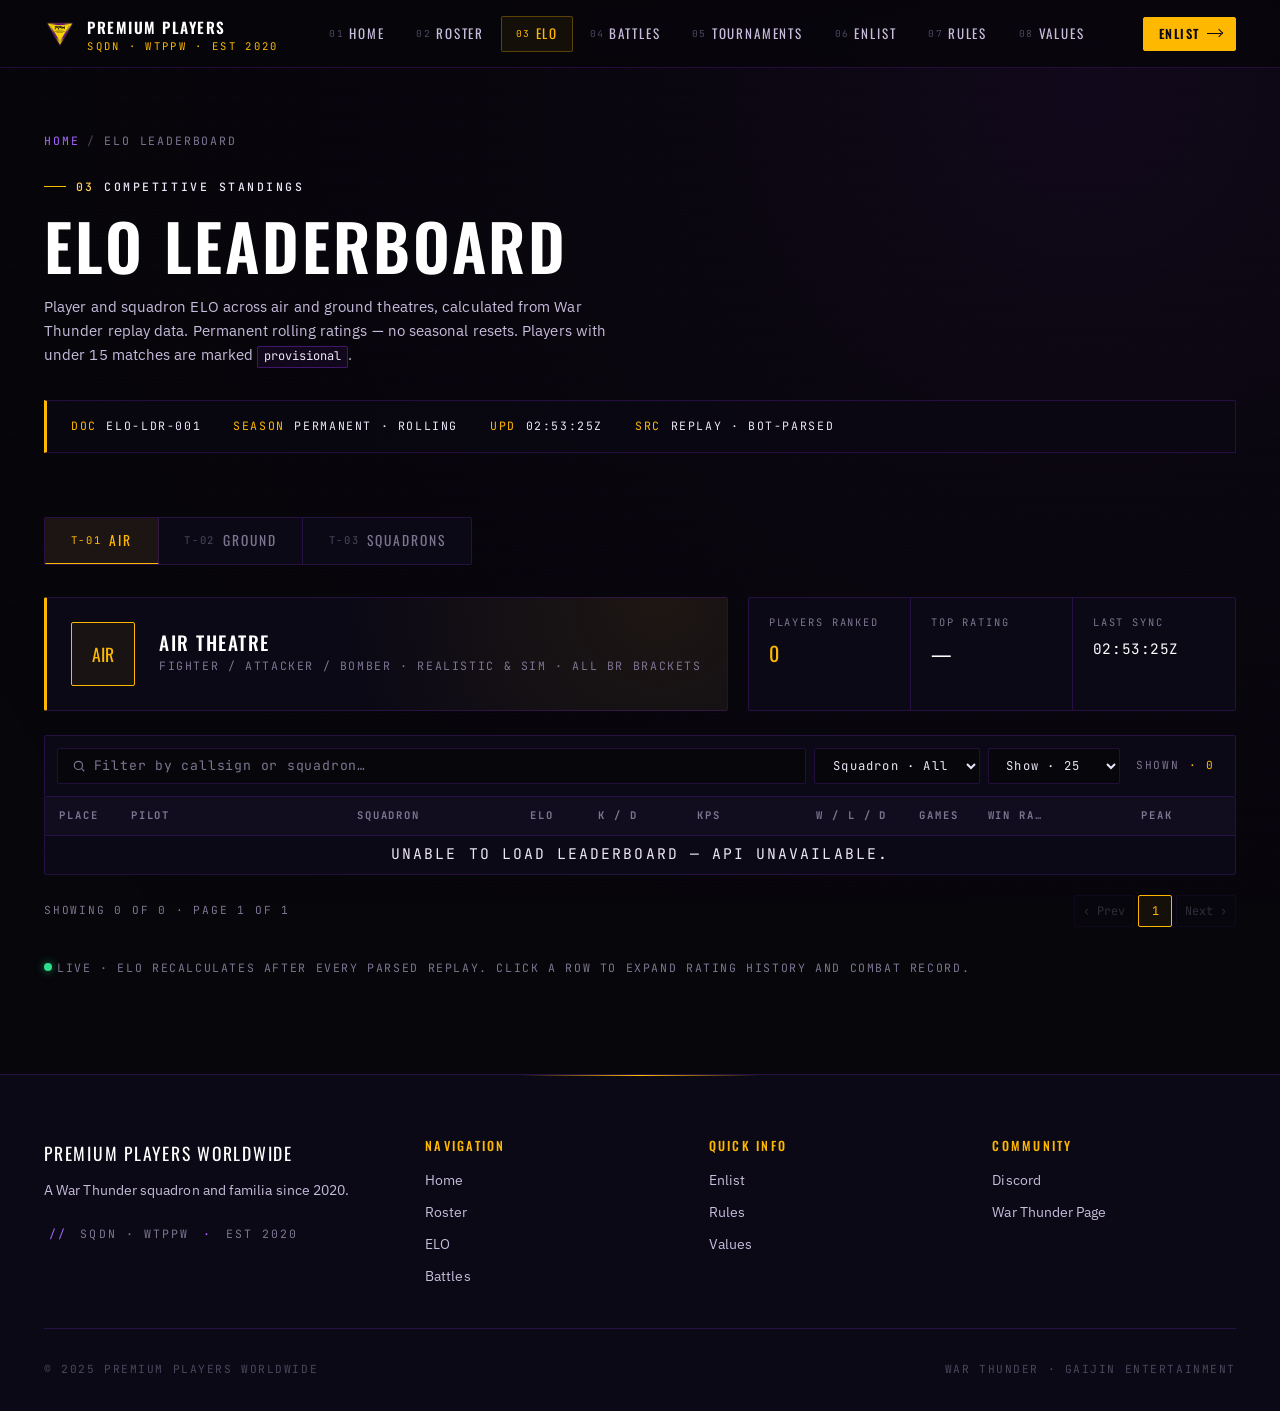
<file: elo.html>
<!DOCTYPE html>
<html lang="en">
<head>
  <meta charset="UTF-8" />
  <meta name="viewport" content="width=device-width, initial-scale=1.0" />
  <title>ELO Leaderboard — PPW Squadron</title>
  <meta name="description" content="ELO ratings across the squadron, air and ground theatres, with rating history per player." />
  <meta name="theme-color" content="#07060A" />
  <meta name="ppw-api-base" content="https://ppw-api.ensignenterprises.com" />
  <meta name="ppw-api-key" content="72b2854e8e1d3ff73d92992858556b13983392c4e9f0d4d981865be66ccab46f" />
  <link rel="icon" href="images/logo.png" type="image/png" />
  <link rel="preconnect" href="https://fonts.googleapis.com" />
  <link rel="preconnect" href="https://fonts.gstatic.com" crossorigin />
  <link href="https://fonts.googleapis.com/css2?family=Oswald:wght@400;500;600;700&family=JetBrains+Mono:wght@400;500;700&family=IBM+Plex+Sans:wght@300;400;500;600;700&display=swap" rel="stylesheet" />
  <link rel="stylesheet" href="style.css" />
  <style>
    /* ===== ELO PAGE ===== */

    .elo-tabs { display: flex; gap: 0; border: 1px solid var(--purple-line); border-radius: var(--r); overflow: hidden; background: var(--ink-1); width: fit-content; }
    .elo-tab { position: relative; padding: 0.75rem 1.6rem; background: transparent; border: none; border-right: 1px solid var(--purple-line); font-family: var(--font-display); font-size: 0.85rem; letter-spacing: 0.14em; text-transform: uppercase; color: var(--fg-mute); cursor: pointer; transition: all var(--t); display: inline-flex; align-items: center; gap: 0.5rem; }
    .elo-tab:last-child { border-right: none; }
    .elo-tab .num { font-family: var(--font-mono); font-size: 0.66rem; letter-spacing: 0.16em; color: var(--fg-faint); }
    .elo-tab:hover { color: var(--gold); background: rgba(255,184,0,0.04); }
    .elo-tab:hover .num { color: var(--gold); }
    .elo-tab.active { color: var(--gold); background: rgba(255,184,0,0.07); border-bottom: 2px solid var(--gold); margin-bottom: -1px; }
    .elo-tab.active .num { color: var(--gold); }

    .theatre-bar { display: grid; grid-template-columns: 1.4fr 1fr; gap: 1.25rem; margin: 2rem 0 1.5rem; }
    .theatre-info { padding: 1.5rem; background: radial-gradient(circle at 90% 0%, rgba(255,184,0,0.08), transparent 50%), var(--ink-1); border: 1px solid var(--purple-line); border-left: 3px solid var(--gold); border-radius: var(--r); display: flex; gap: 1.5rem; align-items: center; }
    .theatre-info .badge { width: 64px; height: 64px; display: flex; align-items: center; justify-content: center; font-family: var(--font-display); font-size: 1.1rem; color: var(--gold); border: 1.5px solid var(--gold); border-radius: var(--r); background: rgba(255,184,0,0.06); flex-shrink: 0; }
    .theatre-info h2 { font-size: 1.2rem; margin-bottom: 0.2rem; letter-spacing: 0.08em; }
    .theatre-info p { font-family: var(--font-mono); font-size: 0.72rem; letter-spacing: 0.14em; color: var(--fg-mute); text-transform: uppercase; margin: 0; }

    .theatre-meta { display: grid; grid-template-columns: repeat(3, 1fr); gap: 0; background: var(--ink-1); border: 1px solid var(--purple-line); border-radius: var(--r); overflow: hidden; }
    .theatre-meta .cell { padding: 1rem 1.25rem; border-right: 1px solid var(--purple-line); }
    .theatre-meta .cell:last-child { border-right: none; }
    .theatre-meta .k { font-family: var(--font-mono); font-size: 0.65rem; letter-spacing: 0.18em; color: var(--fg-mute); text-transform: uppercase; margin-bottom: 0.4rem; }
    .theatre-meta .v { font-family: var(--font-display); font-size: 1.25rem; letter-spacing: 0.04em; color: #fff; }
    .theatre-meta .v.gold { color: var(--gold); }
    @media (max-width: 900px) { .theatre-bar { grid-template-columns: 1fr; } }

    .podium { display: grid; grid-template-columns: repeat(3, 1fr); gap: 1rem; margin-bottom: 1.5rem; }
    .podium-card { position: relative; padding: 1.5rem 1.25rem; background: var(--ink-1); border: 1px solid var(--purple-line); border-radius: var(--r); transition: all var(--t); cursor: pointer; }
    .podium-card:hover { transform: translateY(-3px); }
    .podium-card .place { position: absolute; top: 1rem; right: 1rem; font-family: var(--font-display); font-size: 2.4rem; letter-spacing: 0.04em; color: var(--fg-faint); line-height: 1; }
    .podium-card.p1 { background: radial-gradient(circle at 80% 0%, rgba(255,184,0,0.18), transparent 60%), var(--ink-1); border-color: var(--gold); box-shadow: 0 0 32px -16px var(--gold-glow); }
    .podium-card.p1 .place { color: var(--gold); }
    .podium-card.p2 { background: radial-gradient(circle at 80% 0%, rgba(167,101,255,0.14), transparent 60%), var(--ink-1); border-color: rgba(167,101,255,0.4); }
    .podium-card.p2 .place { color: var(--purple-2); }
    .podium-card.p3 { background: radial-gradient(circle at 80% 0%, rgba(255,210,90,0.10), transparent 60%), var(--ink-1); border-color: rgba(255,210,90,0.3); }
    .podium-card.p3 .place { color: #C49A3F; }
    .podium-card .kicker { font-family: var(--font-mono); font-size: 0.68rem; letter-spacing: 0.2em; color: var(--fg-mute); text-transform: uppercase; margin-bottom: 0.5rem; }
    .podium-card .name { font-family: var(--font-display); font-size: 1.3rem; letter-spacing: 0.04em; color: #fff; text-transform: uppercase; line-height: 1.1; margin-bottom: 0.25rem; word-break: break-word; padding-right: 3rem; }
    .podium-card .sq { font-family: var(--font-mono); font-size: 0.7rem; letter-spacing: 0.14em; color: var(--purple-2); text-transform: uppercase; margin-bottom: 1rem; }
    .podium-card .elo { font-family: var(--font-display); font-size: 2.2rem; letter-spacing: 0.04em; color: var(--gold); line-height: 1; }
    .podium-card .elo .lbl { display: block; font-family: var(--font-mono); font-size: 0.66rem; letter-spacing: 0.18em; color: var(--fg-mute); text-transform: uppercase; margin-bottom: 0.2rem; }
    .podium-card .wl { display: flex; gap: 1.25rem; margin-top: 1rem; padding-top: 1rem; border-top: 1px dashed var(--purple-line); font-family: var(--font-mono); font-size: 0.78rem; letter-spacing: 0.06em; }
    .podium-card .wl .w { color: var(--win); }
    .podium-card .wl .l { color: var(--loss); }
    .podium-card .wl .d { color: var(--fg-mute); }
    @media (max-width: 720px) { .podium { grid-template-columns: 1fr; } }

    .filter-bar { display: flex; gap: 0.5rem; padding: 0.75rem; background: var(--ink-1); border: 1px solid var(--purple-line); border-radius: var(--r); margin-bottom: 0; align-items: center; flex-wrap: wrap; }
    .filter-bar .search { flex: 1 1 240px; display: flex; align-items: center; gap: 0.5rem; padding: 0 0.85rem; height: 36px; background: var(--ink-0); border: 1px solid var(--purple-line); border-radius: var(--r); }
    .filter-bar .search input { flex: 1; background: transparent; border: none; outline: none; color: var(--fg); font-family: var(--font-mono); font-size: 0.82rem; letter-spacing: 0.06em; }
    .filter-bar .search input::placeholder { color: var(--fg-mute); }
    .filter-bar .search:focus-within { border-color: var(--gold); }
    .filter-bar .search svg { width: 14px; height: 14px; color: var(--fg-mute); flex-shrink: 0; }
    .filter-bar select { height: 36px; padding: 0 0.85rem; background: var(--ink-0); border: 1px solid var(--purple-line); border-radius: var(--r); color: var(--fg); font-family: var(--font-mono); font-size: 0.76rem; letter-spacing: 0.1em; cursor: pointer; }
    .filter-bar select:hover, .filter-bar select:focus { border-color: var(--gold); outline: none; }
    .filter-bar .count { font-family: var(--font-mono); font-size: 0.7rem; letter-spacing: 0.16em; text-transform: uppercase; color: var(--fg-mute); padding: 0 0.5rem; }
    .filter-bar .count .v { color: var(--gold); }

    .elo-table-wrap { background: var(--ink-1); border: 1px solid var(--purple-line); border-top: none; border-radius: 0 0 var(--r) var(--r); overflow-x: auto; container-type: inline-size; }
    .elo-table { width: 100%; border-collapse: collapse; table-layout: fixed; min-width: 760px; }
    .elo-table col.c-place { width: 6%; }
    .elo-table col.c-name  { width: 19%; }
    .elo-table col.c-sq    { width: 10%; }
    .elo-table col.c-elo   { width: 9%; }
    .elo-table col.c-kd    { width: 7%; }
    .elo-table col.c-kps   { width: 7%; }
    .elo-table col.c-wld   { width: 14%; }
    .elo-table col.c-gp    { width: 6%; }
    .elo-table col.c-wr    { width: 7%; }
    .elo-table col.c-peak  { width: 11%; }
    .elo-table col.c-arrow { width: 4%; }
    .elo-table th { padding: 0.65rem 0.9rem; text-align: left; font-family: var(--font-mono); font-size: 0.66rem; letter-spacing: 0.18em; text-transform: uppercase; color: var(--fg-mute); background: var(--ink-2); border-bottom: 1px solid var(--purple-line); white-space: nowrap; overflow: hidden; text-overflow: ellipsis; }
    .elo-table th.r { text-align: right; }
    .elo-table th.c { text-align: center; }
    .elo-table td { padding: 0.55rem 0.9rem; border-bottom: 1px dashed var(--purple-line); vertical-align: middle; font-size: 0.92rem; color: var(--fg); white-space: nowrap; overflow: hidden; text-overflow: ellipsis; line-height: 1.4; }
    .elo-table tr:last-child td { border-bottom: none; }
    .elo-table tr.elo-row { cursor: pointer; transition: background var(--t); }
    .elo-table tr.elo-row:hover td { background: rgba(255,184,0,0.04); }
    .elo-table tr.elo-row.expanded td { background: rgba(255,184,0,0.06); border-bottom-color: var(--gold-line); }

    .elo-table .place { font-family: var(--font-display); font-size: 1rem; letter-spacing: 0.04em; color: var(--fg-mute); min-width: 42px; display: inline-flex; align-items: baseline; gap: 0.4rem; line-height: 1; }
    .elo-table .place.p1 { color: var(--gold); }
    .elo-table .place.p2 { color: var(--purple-2); }
    .elo-table .place.p3 { color: #C49A3F; }
    .elo-table .place::before { content: "#"; font-family: var(--font-mono); font-size: 0.66rem; color: var(--fg-faint); }
    .elo-table .place.p1::before, .elo-table .place.p2::before, .elo-table .place.p3::before { content: ""; }
    .elo-table .place.p1 .ord::before { content: "★ "; }
    .elo-table .place.p2 .ord::before { content: "▲ "; }
    .elo-table .place.p3 .ord::before { content: "● "; }

    .elo-table .name { font-family: var(--font-display); font-size: 1rem; letter-spacing: 0.04em; color: #fff; text-transform: uppercase; line-height: 1; }
    .elo-table .sq { font-family: var(--font-mono); font-size: 0.78rem; letter-spacing: 0.14em; color: var(--purple-2); text-transform: uppercase; line-height: 1; }
    .elo-table .elo { font-family: var(--font-display); font-size: 1.05rem; letter-spacing: 0.04em; color: var(--gold); text-align: right; line-height: 1; }
    .elo-table .wld { font-family: var(--font-mono); font-size: 0.82rem; letter-spacing: 0.04em; text-align: right; white-space: nowrap; line-height: 1; }
    .elo-table .wld .w { color: var(--win); }
    .elo-table .wld .l { color: var(--loss); }
    .elo-table .wld .d { color: var(--fg-mute); }
    .elo-table .kd, .elo-table .kps { font-family: var(--font-display); font-size: 1rem; letter-spacing: 0.04em; color: #fff; text-align: right; line-height: 1; }
    .elo-table .kd.high { color: var(--gold-2); }
    .elo-table .kps.high { color: var(--purple-2); }
    .elo-table .gp, .elo-table .wr { font-family: var(--font-mono); font-size: 0.85rem; color: var(--fg-soft); text-align: right; line-height: 1; }
    .elo-table .wr .v { color: var(--fg); }
    .elo-table .peak { font-family: var(--font-mono); font-size: 0.82rem; letter-spacing: 0.04em; color: var(--fg-mute); text-align: right; line-height: 1; }
    .elo-table .peak .v { color: var(--gold-2); }
    .elo-table .provisional { font-family: var(--font-mono); font-size: 0.66rem; letter-spacing: 0.16em; text-transform: uppercase; color: var(--fg-mute); margin-left: 0.5rem; }
    .elo-table .arrow { width: 16px; display: inline-block; color: var(--fg-mute); transition: transform var(--t), color var(--t); text-align: center; }
    .elo-table tr.expanded .arrow { transform: rotate(90deg); color: var(--gold); }

    .elo-detail td { background: var(--ink-0) !important; padding: 0 !important; border-bottom: 2px solid var(--gold) !important; }
    .elo-detail .detail-inner { position: sticky; left: 0; width: 100cqw; max-width: 100%; padding: 1.5rem; box-sizing: border-box; }
    .elo-detail .detail-grid { display: grid; grid-template-columns: 1.4fr 1fr; gap: 1.5rem; }
    @media (max-width: 720px) { .elo-detail .detail-grid { grid-template-columns: 1fr; } }

    .chart-wrap { position: relative; background: var(--ink-1); border: 1px solid var(--purple-line); border-radius: var(--r); padding: 1rem; height: 200px; }
    .chart-wrap .chart-hd { display: flex; justify-content: space-between; font-family: var(--font-mono); font-size: 0.66rem; letter-spacing: 0.16em; color: var(--fg-mute); text-transform: uppercase; margin-bottom: 0.5rem; }
    .chart-wrap svg { width: 100%; height: 150px; display: block; }

    .meta-grid { display: grid; grid-template-columns: repeat(2, 1fr); gap: 0.75rem; }
    .meta-cell { padding: 1rem; background: var(--ink-1); border: 1px solid var(--purple-line); border-radius: var(--r); }
    .meta-cell .k { font-family: var(--font-mono); font-size: 0.62rem; letter-spacing: 0.18em; color: var(--fg-mute); text-transform: uppercase; margin-bottom: 0.4rem; }
    .meta-cell .v { font-family: var(--font-display); font-size: 1.4rem; letter-spacing: 0.04em; color: var(--gold); }
    .meta-cell .v.fg { color: #fff; }

    @media (max-width: 900px) { .elo-table th.optional, .elo-table td.optional { display: none; } }
    @media (max-width: 580px) { .elo-table th.optional-2, .elo-table td.optional-2 { display: none; } }

    .pager { display: flex; justify-content: space-between; align-items: center; gap: 1rem; margin-top: 1.25rem; flex-wrap: wrap; }
    .pager .info { font-family: var(--font-mono); font-size: 0.7rem; letter-spacing: 0.16em; text-transform: uppercase; color: var(--fg-mute); }
    .pager .ctrls { display: flex; gap: 0.25rem; }
    .pager button { min-width: 34px; height: 32px; padding: 0 0.5rem; background: var(--ink-1); border: 1px solid var(--purple-line); border-radius: var(--r); color: var(--fg-mute); font-family: var(--font-mono); font-size: 0.74rem; cursor: pointer; transition: all var(--t); }
    .pager button:hover:not(:disabled) { color: var(--gold); border-color: var(--gold); }
    .pager button.active { color: var(--gold); border-color: var(--gold); background: rgba(255,184,0,0.06); }
    .pager button:disabled { opacity: 0.35; cursor: not-allowed; }

    .empty { padding: 3rem 1.5rem; text-align: center; color: var(--fg-mute); font-family: var(--font-mono); font-size: 0.78rem; letter-spacing: 0.14em; text-transform: uppercase; }
  </style>
</head>
<body>
  <nav class="nav">
    <div class="container">
      <a href="index.html" class="nav-brand">
        <img src="images/logo.png" alt="PPW" />
        <div><span class="name">Premium Players</span><span class="sub">SQDN · WTPPW · EST 2020</span></div>
      </a>
      <ul class="nav-links" id="nav-links">
        <li><a href="index.html"       data-num="01">Home</a></li>
        <li><a href="members.html"     data-num="02">Roster</a></li>
        <li><a href="elo.html"         data-num="03" class="active">ELO</a></li>
        <li><a href="battles.html"     data-num="04">Battles</a></li>
        <li><a href="tournaments.html" data-num="05">Tournaments</a></li>
        <li><a href="recruitment.html" data-num="06">Enlist</a></li>
        <li><a href="rules.html"       data-num="07">Rules</a></li>
        <li><a href="values.html"      data-num="08">Values</a></li>
      </ul>
      <a href="recruitment.html" class="btn btn-primary btn-sm nav-cta">Enlist <span class="caret"></span></a>
      <button class="nav-hamburger" id="nav-toggle" aria-label="Toggle nav" aria-expanded="false"><span></span><span></span><span></span></button>
    </div>
  </nav>

  <main class="site">
    <header class="page-hero">
      <div class="container">
        <p class="crumbs"><a href="index.html">Home</a><span class="sep">/</span><span>ELO Leaderboard</span></p>
        <div class="eyebrow"><span class="num">03</span><span class="label">Competitive Standings</span></div>
        <h1 class="mt-2">ELO Leaderboard</h1>
        <p class="text-soft mt-2" style="max-width: 600px;">
          Player and squadron ELO across air and ground theatres, calculated from War Thunder replay data.
          Permanent rolling ratings — no seasonal resets. Players with under 15 matches are marked
          <span class="kbd">provisional</span>.
        </p>
        <div class="spec-strip">
          <div><span class="k">DOC</span><span class="v">ELO-LDR-001</span></div>
          <div><span class="k">SEASON</span><span class="v">PERMANENT · ROLLING</span></div>
          <div><span class="k">UPD</span><span class="v" data-clock>--:--:--Z</span></div>
          <div><span class="k">SRC</span><span class="v">REPLAY · BOT-PARSED</span></div>
        </div>
      </div>
    </header>

    <section style="padding-top: 1rem;">
      <div class="container">
        <div class="elo-tabs" role="tablist" aria-label="Theatre">
          <button class="elo-tab active" data-theatre="air" role="tab">
            <span class="num">T-01</span><span>Air</span>
          </button>
          <button class="elo-tab" data-theatre="ground" role="tab">
            <span class="num">T-02</span><span>Ground</span>
          </button>
          <button class="elo-tab" data-theatre="squadrons" role="tab">
            <span class="num">T-03</span><span>Squadrons</span>
          </button>
        </div>

        <div class="theatre-bar">
          <div class="theatre-info">
            <div class="badge" id="theatre-badge">AIR</div>
            <div>
              <h2 id="theatre-title">Air Theatre</h2>
              <p id="theatre-sub">Fighter / Attacker / Bomber · Realistic &amp; Sim · All BR brackets</p>
            </div>
          </div>
          <div class="theatre-meta">
            <div class="cell"><div class="k">Players Ranked</div><div class="v gold" id="meta-count">—</div></div>
            <div class="cell"><div class="k">Top Rating</div><div class="v" id="meta-top">—</div></div>
            <div class="cell"><div class="k">Last Sync</div><div class="v" data-clock style="font-family: var(--font-mono); font-size: 0.9rem;">--:--:--Z</div></div>
          </div>
        </div>

        <div class="podium" id="podium"></div>

        <div class="filter-bar">
          <div class="search">
            <svg viewBox="0 0 24 24" fill="none" stroke="currentColor" stroke-width="2"><circle cx="11" cy="11" r="7"/><path d="M21 21l-4.35-4.35"/></svg>
            <input type="search" id="elo-search" placeholder="Filter by callsign or squadron…" autocomplete="off" />
          </div>
          <select id="elo-sq">
            <option value="all">Squadron · All</option>
            <option value="WTPPW">WTPPW</option>
          </select>
          <select id="elo-limit">
            <option value="25">Show · 25</option>
            <option value="50">Show · 50</option>
            <option value="100">Show · 100</option>
          </select>
          <div class="count">Shown<span class="v" id="elo-shown"> · 0</span></div>
        </div>

        <div class="elo-table-wrap">
          <table class="elo-table">
            <colgroup>
              <col class="c-place" /><col class="c-name" /><col class="c-sq" /><col class="c-elo" />
              <col class="c-kd" /><col class="c-kps" /><col class="c-wld" /><col class="c-gp" />
              <col class="c-wr" /><col class="c-peak" /><col class="c-arrow" />
            </colgroup>
            <thead>
              <tr>
                <th>Place</th><th>Pilot</th><th class="optional">Squadron</th><th class="r">ELO</th>
                <th class="r">K / D</th><th class="r optional">KPS</th><th class="r">W / L / D</th>
                <th class="r optional">Games</th><th class="r optional-2">Win Rate</th>
                <th class="r optional">Peak</th><th class="c" style="width:32px;"></th>
              </tr>
            </thead>
            <tbody id="elo-body">
              <tr><td colspan="11" class="empty">Loading leaderboard…</td></tr>
            </tbody>
          </table>
        </div>

        <div class="pager">
          <div class="info" id="pager-info">Page 1 of 1</div>
          <div class="ctrls">
            <button disabled>‹ Prev</button>
            <button class="active">1</button>
            <button disabled>Next ›</button>
          </div>
        </div>

        <p class="text-mute mt-4" style="font-family: var(--font-mono); font-size: 0.72rem; letter-spacing: 0.14em; text-transform: uppercase;">
          <span class="dot live"></span>Live · ELO recalculates after every parsed replay.
          Click a row to expand rating history and combat record.
        </p>
      </div>
    </section>

    <footer class="footer">
      <div class="container">
        <div class="footer-grid">
          <div class="footer-brand">
            <div class="name">Premium Players Worldwide</div>
            <p class="text-soft">A War Thunder squadron and familia since 2020.</p>
            <div class="mil mt-3"><span class="sep">//</span> SQDN · WTPPW <span class="sep">·</span> EST 2020</div>
          </div>
          <div><h4>Navigation</h4><ul><li><a href="index.html">Home</a></li><li><a href="members.html">Roster</a></li><li><a href="elo.html">ELO</a></li><li><a href="battles.html">Battles</a></li></ul></div>
          <div><h4>Quick Info</h4><ul><li><a href="recruitment.html">Enlist</a></li><li><a href="rules.html">Rules</a></li><li><a href="values.html">Values</a></li></ul></div>
          <div><h4>Community</h4><ul><li><a href="https://discord.gg/fk37SddZJg" target="_blank" rel="noopener noreferrer">Discord</a></li><li><a href="https://warthunder.com/en/community/claninfo/Premium%20Players%20Worldwide" target="_blank" rel="noopener noreferrer">War Thunder Page</a></li></ul></div>
        </div>
        <div class="footer-bottom"><span>© 2025 Premium Players Worldwide</span><span>War Thunder · Gaijin Entertainment</span></div>
      </div>
    </footer>
  </main>

  <script src="app.js"></script>
  <script src="elo.js"></script>
</body>
</html>
</file>
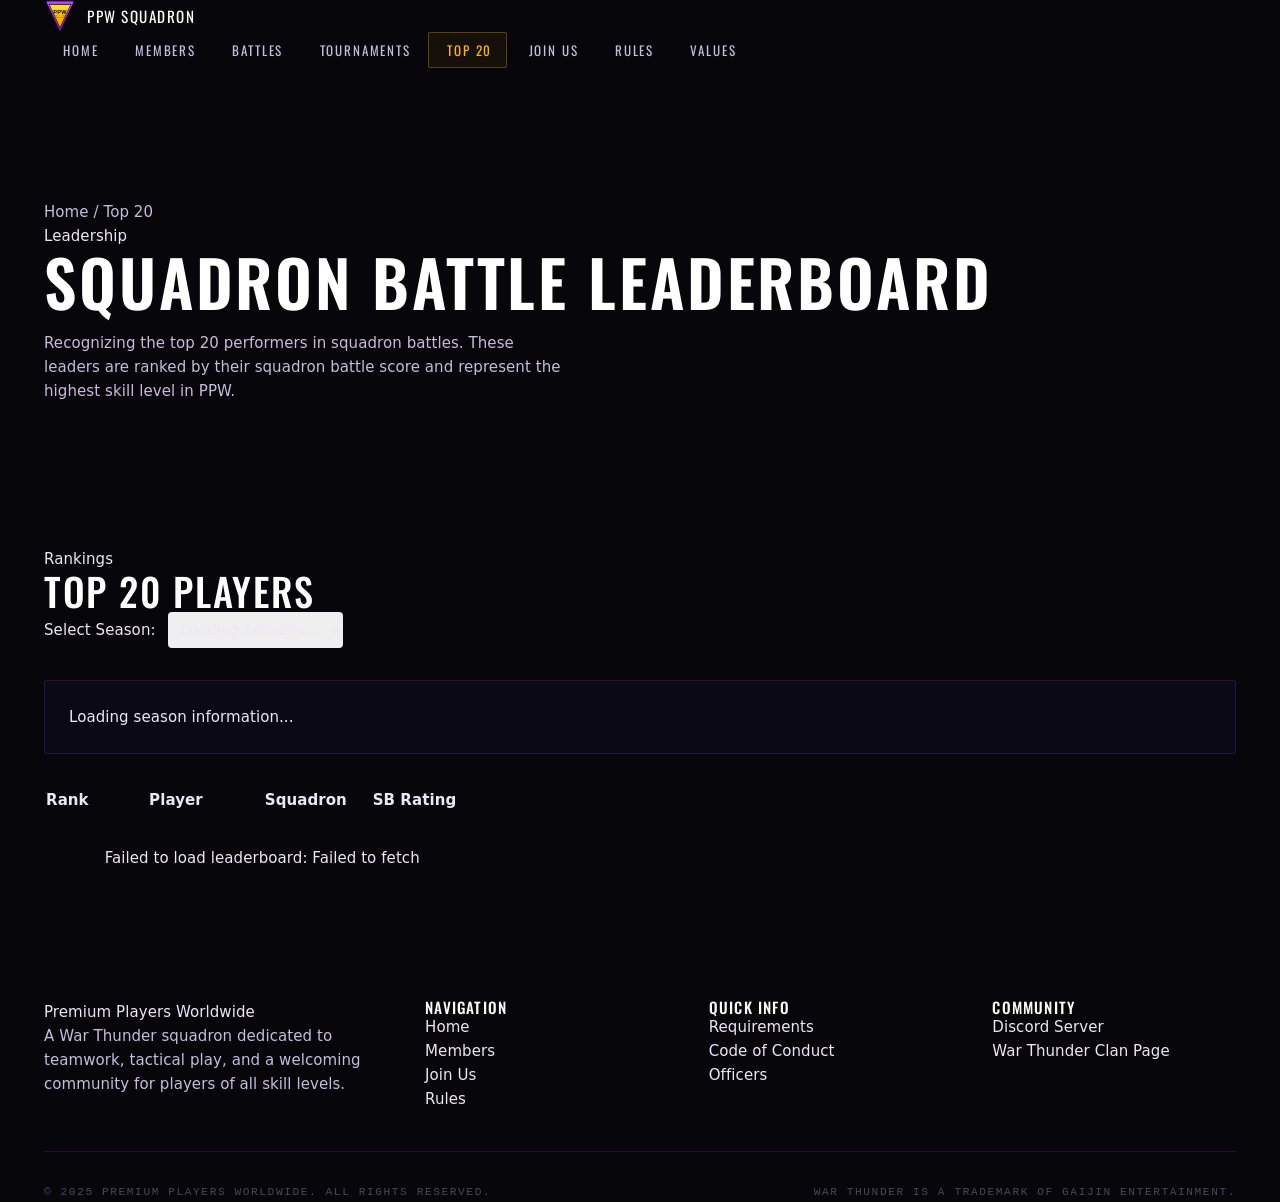
<file: leaderboard.html>
<!DOCTYPE html>
<html lang="en">
<head>
  <meta charset="UTF-8" />
  <meta name="viewport" content="width=device-width, initial-scale=1.0" />
  <title>Top 20 Leaderboard — Premium Players Worldwide</title>
  <meta name="description" content="Top 20 squadron battle performers for Premium Players Worldwide (PPW). Leaders recognized for their squadron battle score achievements." />
  <meta name="theme-color" content="#000000" />
  <link rel="icon" href="images/logo.svg" type="image/svg+xml" />
  <link rel="preconnect" href="https://fonts.googleapis.com" />
  <link rel="preconnect" href="https://fonts.gstatic.com" crossorigin />
  <link href="https://fonts.googleapis.com/css2?family=Oswald:wght@400;500;600;700&display=swap" rel="stylesheet" />
  <link rel="stylesheet" href="style.css" />
  <meta name="ppw-roster-api" content="https://ppw-api.ensignenterprises.com" />
</head>
<body>

  <!-- ===== NAVIGATION ===== -->
  <nav class="navbar">
    <div class="container">
      <a href="index.html" class="nav-brand">
        <img src="images/logo.svg" alt="PPW Logo" class="nav-logo" />
        <span class="nav-brand-text">PPW <span class="nav-brand-sub">Squadron</span></span>
      </a>
      <ul class="nav-links" id="nav-links">
        <li><a href="index.html">Home</a></li>
        <li><a href="members.html">Members</a></li>
        <li><a href="battles.html">Battles</a></li>
        <li><a href="tournaments.html">Tournaments</a></li>
        <li><a href="leaderboard.html" class="active">Top 20</a></li>
        <li><a href="recruitment.html">Join Us</a></li>
        <li><a href="rules.html">Rules</a></li>
        <li><a href="values.html">Values</a></li>
      </ul>
      <button class="nav-hamburger" id="nav-toggle" aria-label="Toggle navigation" aria-expanded="false">
        <span></span><span></span><span></span>
      </button>
    </div>
  </nav>

  <!-- ===== PAGE HERO ===== -->
  <div class="page-hero">
    <div class="container">
      <p class="breadcrumb">
        <a href="index.html">Home</a>
        <span>/</span>
        Top 20
      </p>
      <div class="section-label">Leadership</div>
      <h1>Squadron Battle Leaderboard</h1>
      <p class="text-muted mt-2" style="max-width: 520px;">
        Recognizing the top 20 performers in squadron battles. These leaders are ranked by their squadron battle score and represent the highest skill level in PPW.
      </p>
    </div>
  </div>

  <!-- ===== LEADERBOARD ===== -->
  <section style="background: var(--color-surface); border-top: 1px solid var(--color-border); border-bottom: 1px solid var(--color-border);">
    <div class="container">
      <div class="section-label">Rankings</div>
      <h2 class="section-heading">Top 20 Players</h2>
      <div class="divider"></div>

      <!-- Season Selector -->
      <div style="margin-bottom: 2rem;">
        <label for="season-select" style="font-weight: 500; margin-right: 0.5rem;">Select Season:</label>
        <select id="season-select" class="roster-control" style="padding: 0.5rem; border-radius: 4px; border: 1px solid var(--color-border);">
          <option>Loading seasons...</option>
        </select>
      </div>

      <!-- Season Info -->
      <div class="card" id="season-info" style="margin-bottom: 2rem; padding: 1.5rem;">
        <div style="color: var(--color-text-muted);">Loading season information...</div>
      </div>

      <!-- Leaderboard Table -->
      <div class="members-table-wrap">
        <table class="members-table">
          <thead>
            <tr>
              <th style="width: 10%;">Rank</th>
              <th style="width: 40%;">Player</th>
              <th style="width: 20%;">Squadron</th>
              <th style="width: 30%;">SB Rating</th>
            </tr>
          </thead>
          <tbody id="leaderboard-body">
            <tr>
              <td class="text-muted" colspan="4" style="text-align:center; padding: 2rem; color: var(--color-text-muted); font-style: italic;">
                Loading leaderboard...
              </td>
            </tr>
          </tbody>
        </table>
      </div>
    </div>
  </section>

  <!-- ===== FOOTER ===== -->
  <footer class="site-footer">
    <div class="container">
      <div class="footer-grid">
        <div>
          <div class="footer-brand-name">Premium Players Worldwide</div>
          <p class="footer-brand-desc">
            A War Thunder squadron dedicated to teamwork, tactical play, and a
            welcoming community for players of all skill levels.
          </p>
        </div>
        <div class="footer-col">
          <h4>Navigation</h4>
          <ul>
            <li><a href="index.html">Home</a></li>
            <li><a href="members.html">Members</a></li>
            <li><a href="recruitment.html">Join Us</a></li>
            <li><a href="rules.html">Rules</a></li>
          </ul>
        </div>
        <div class="footer-col">
          <h4>Quick Info</h4>
          <ul>
            <li><a href="recruitment.html#requirements">Requirements</a></li>
            <li><a href="rules.html#conduct">Code of Conduct</a></li>
            <li><a href="members.html#officers">Officers</a></li>
          </ul>
        </div>
        <div class="footer-col">
          <h4>Community</h4>
          <ul>
            <li><a href="https://discord.gg/fk37SddZJg" target="_blank" rel="noopener noreferrer">Discord Server</a></li>
            <li><a href="https://warthunder.com/en/community/claninfo/Premium%20Players%20Worldwide" target="_blank" rel="noopener noreferrer">War Thunder Clan Page</a></li>
          </ul>
        </div>
      </div>
      <div class="footer-bottom">
        <span>&copy; 2025 Premium Players Worldwide. All rights reserved.</span>
        <span>War Thunder is a trademark of Gaijin Entertainment.</span>
      </div>
    </div>
  </footer>

  <script>
    (function () {
      var apiBase = document.querySelector('meta[name="ppw-roster-api"]').content;
      var seasonSelect = document.getElementById('season-select');
      var seasonInfo = document.getElementById('season-info');
      var leaderboardBody = document.getElementById('leaderboard-body');

      function showError(message) {
        leaderboardBody.innerHTML = '';
        var row = document.createElement('tr');
        var cell = document.createElement('td');
        cell.colSpan = 4;
        cell.className = 'text-muted';
        cell.style.textAlign = 'center';
        cell.style.padding = '2rem';
        cell.textContent = message;
        row.appendChild(cell);
        leaderboardBody.appendChild(row);
      }

      async function loadLeaderboard(seasonId) {
        try {
          var url = new URL(apiBase + '/api/top-20-leaderboard');
          if (seasonId) {
            url.searchParams.set('season', seasonId);
          }

          var response = await fetch(url.toString(), { mode: 'cors' });
          var data = await response.json();

          if (!data.ok) {
            showError('Error: ' + (data.error || 'Unknown error'));
            return;
          }

          // Populate season dropdown
          seasonSelect.innerHTML = '';
          data.availableSeasons.forEach(function (season) {
            var opt = document.createElement('option');
            opt.value = season.id;
            opt.textContent = season.label + ' (' + season.startDate + ' to ' + season.endDate + ')';
            if (season.id === data.season.id) {
              opt.selected = true;
            }
            seasonSelect.appendChild(opt);
          });

          // Populate season info
          var seasonHtml = '<h3>' + data.season.label + '</h3>' +
            '<p style="margin-bottom: 0.5rem; color: var(--color-text-muted);">' + data.season.startDate + ' to ' + data.season.endDate + '</p>' +
            (data.season.isActive ? '<p style="margin: 0.5rem 0; color: var(--color-accent);">🔵 Active Season</p>' : '<p style="margin: 0.5rem 0; color: var(--color-text-muted);">Ended</p>');
          seasonInfo.innerHTML = seasonHtml;

          // Populate leaderboard
          leaderboardBody.innerHTML = '';
          if (!data.leaderboard || data.leaderboard.length === 0) {
            showError('No players in this season\'s top 20 yet.');
            return;
          }

          var medals = ['🥇', '🥈', '🥉'];

          data.leaderboard.forEach(function (entry) {
            var row = document.createElement('tr');
            var medal = medals[entry.rank - 1] || '';

            var cells = [
              (medal ? medal + ' ' : '') + entry.rank,
              entry.playerName,
              entry.clanTag || '—',
              entry.sbRating.toLocaleString()
            ];

            cells.forEach(function (value, idx) {
              var cell = document.createElement('td');
              if (idx === 0) {
                cell.style.fontWeight = '700';
                cell.style.fontSize = '1.05rem';
              }
              if (idx === 1) {
                var strong = document.createElement('strong');
                strong.textContent = value;
                cell.appendChild(strong);
              } else {
                cell.textContent = value;
              }
              row.appendChild(cell);
            });

            leaderboardBody.appendChild(row);
          });
        } catch (error) {
          console.error('Leaderboard error:', error);
          showError('Failed to load leaderboard: ' + (error.message || 'Unknown error'));
        }
      }

      // Load initial leaderboard
      loadLeaderboard();

      // Handle season selection
      seasonSelect.addEventListener('change', function (e) {
        loadLeaderboard(e.target.value);
      });

      // Mobile navigation
      var navToggle = document.getElementById('nav-toggle');
      var navLinks = document.getElementById('nav-links');
      if (navToggle) {
        navToggle.addEventListener('click', function () {
          var expanded = navToggle.getAttribute('aria-expanded') === 'true';
          navToggle.setAttribute('aria-expanded', !expanded);
          navLinks.style.display = expanded ? '' : 'flex';
          navLinks.style.flexDirection = 'column';
          navLinks.style.position = 'absolute';
          navLinks.style.top = '64px';
          navLinks.style.left = '0';
          navLinks.style.right = '0';
          navLinks.style.background = 'var(--color-surface)';
          navLinks.style.borderTop = '1px solid var(--color-border)';
          navLinks.style.padding = '1rem';
          navLinks.style.gap = '0.5rem';
        });
      }
    })();
  </script>
</body>
</html>
</file>
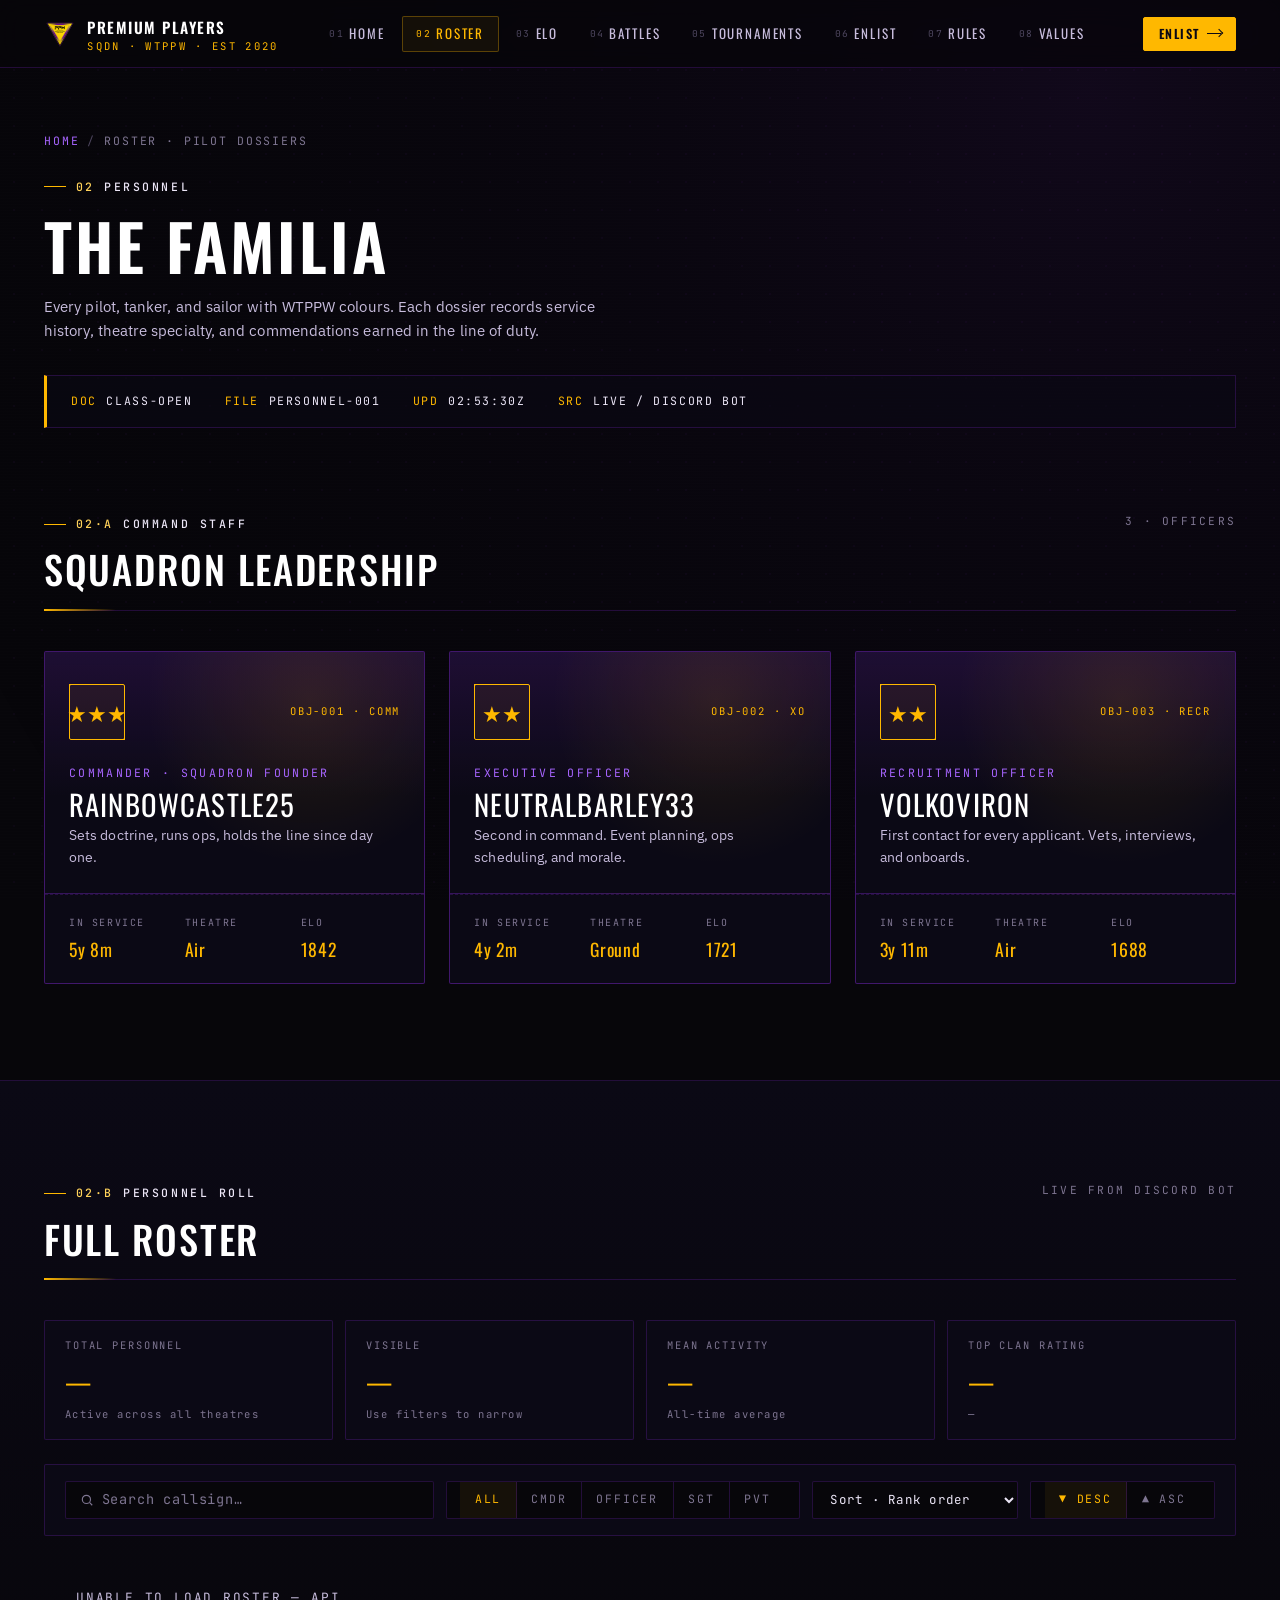
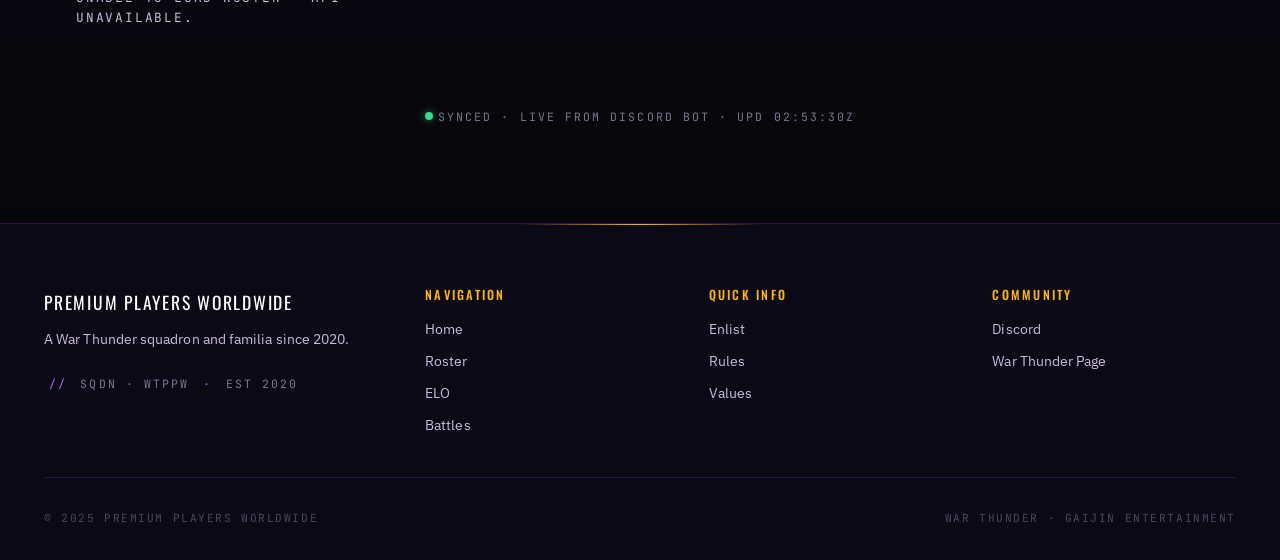
<file: members.html>
<!DOCTYPE html>
<html lang="en">
<head>
  <meta charset="UTF-8" />
  <meta name="viewport" content="width=device-width, initial-scale=1.0" />
  <title>Roster · Pilot Dossiers — PPW Squadron</title>
  <meta name="description" content="Full roster of Premium Players Worldwide members — pilot dossiers, ranks, service records, and medals." />
  <meta name="theme-color" content="#07060A" />
  <meta name="ppw-api-base" content="https://ppw-api.ensignenterprises.com" />
  <meta name="ppw-api-key" content="72b2854e8e1d3ff73d92992858556b13983392c4e9f0d4d981865be66ccab46f" />
  <link rel="icon" href="images/logo.png" type="image/png" />
  <link rel="preconnect" href="https://fonts.googleapis.com" />
  <link rel="preconnect" href="https://fonts.gstatic.com" crossorigin />
  <link href="https://fonts.googleapis.com/css2?family=Oswald:wght@400;500;600;700&family=JetBrains+Mono:wght@400;500;700&family=IBM+Plex+Sans:wght@300;400;500;600;700&display=swap" rel="stylesheet" />
  <link rel="stylesheet" href="style.css" />
  <style>
    /* ===== MEMBERS PAGE ===== */

    .command-grid { display: grid; grid-template-columns: repeat(3, 1fr); gap: 1.5rem; }
    @media (max-width: 900px) { .command-grid { grid-template-columns: 1fr; } }

    .command-card {
      position: relative;
      padding: 0;
      background: var(--ink-1);
      border: 1px solid var(--purple-line-2);
      border-radius: var(--r);
      overflow: hidden;
      transition: all var(--t);
    }
    .command-card:hover { border-color: var(--gold); box-shadow: 0 0 32px -12px var(--gold-glow); }
    .command-card .top {
      position: relative;
      padding: 2rem 1.5rem 1.5rem;
      background:
        radial-gradient(circle at 70% 20%, rgba(255,184,0,0.10), transparent 50%),
        linear-gradient(180deg, rgba(139,43,226,0.15), transparent 60%);
      border-bottom: 1px solid var(--purple-line);
    }
    .command-card .rank-line { display: flex; justify-content: space-between; align-items: center; margin-bottom: 1.5rem; }
    .command-card .insignia {
      width: 56px; height: 56px;
      display: flex; align-items: center; justify-content: center;
      border: 1.5px solid var(--gold);
      border-radius: var(--r);
      font-family: var(--font-display);
      font-size: 1.4rem;
      color: var(--gold);
      background: rgba(255,184,0,0.06);
      position: relative;
    }
    .command-card .insignia::before, .command-card .insignia::after { content: ""; position: absolute; width: 8px; height: 8px; }
    .command-card .insignia::before { top: -1px; left: -1px; border-top: 1.5px solid var(--gold); border-left: 1.5px solid var(--gold); }
    .command-card .insignia::after { bottom: -1px; right: -1px; border-bottom: 1.5px solid var(--gold); border-right: 1.5px solid var(--gold); }
    .command-card .badge-line { text-align: right; font-family: var(--font-mono); font-size: 0.66rem; letter-spacing: 0.18em; text-transform: uppercase; color: var(--gold); }
    .command-card .role { font-family: var(--font-mono); font-size: 0.72rem; letter-spacing: 0.2em; text-transform: uppercase; color: var(--purple-2); margin-bottom: 0.5rem; }
    .command-card .callsign { font-family: var(--font-display); font-size: 1.8rem; letter-spacing: 0.04em; color: #fff; text-transform: uppercase; line-height: 1; margin-bottom: 0.3rem; }
    .command-card .duty { font-size: 0.88rem; color: var(--fg-soft); }
    .command-card .bottom { padding: 1.25rem 1.5rem; display: grid; grid-template-columns: repeat(3, 1fr); gap: 1rem; border-top: 1px dashed var(--purple-line); }
    .command-card .stat-mini .k { font-family: var(--font-mono); font-size: 0.62rem; letter-spacing: 0.16em; text-transform: uppercase; color: var(--fg-mute); margin-bottom: 0.25rem; }
    .command-card .stat-mini .v { font-family: var(--font-display); font-size: 1.1rem; letter-spacing: 0.04em; color: var(--gold); }

    .roster-summary { display: grid; grid-template-columns: repeat(4, 1fr); gap: 0.75rem; margin-bottom: 1.5rem; }
    .rs-card { padding: 1rem 1.25rem; background: var(--ink-1); border: 1px solid var(--purple-line); border-radius: var(--r); }
    .rs-card .k { font-family: var(--font-mono); font-size: 0.65rem; letter-spacing: 0.18em; text-transform: uppercase; color: var(--fg-mute); margin-bottom: 0.4rem; }
    .rs-card .v { font-family: var(--font-display); font-size: 1.6rem; letter-spacing: 0.04em; color: var(--gold); }
    .rs-card .meta { font-family: var(--font-mono); font-size: 0.66rem; letter-spacing: 0.14em; color: var(--fg-mute); margin-top: 0.3rem; }
    @media (max-width: 720px) { .roster-summary { grid-template-columns: repeat(2, 1fr); } }

    .toolbar { display: flex; gap: 0.75rem; padding: 1rem 1.25rem; background: var(--ink-1); border: 1px solid var(--purple-line); border-radius: var(--r); margin-bottom: 1.25rem; flex-wrap: wrap; align-items: center; }
    .toolbar .search { flex: 1 1 240px; display: flex; align-items: center; gap: 0.5rem; padding: 0 0.85rem; height: 38px; background: var(--ink-0); border: 1px solid var(--purple-line); border-radius: var(--r); }
    .toolbar .search input { flex: 1; background: transparent; border: none; outline: none; color: var(--fg); font-family: var(--font-mono); font-size: 0.85rem; letter-spacing: 0.06em; }
    .toolbar .search input::placeholder { color: var(--fg-mute); }
    .toolbar .search:focus-within { border-color: var(--gold); }
    .toolbar .search svg { width: 14px; height: 14px; color: var(--fg-mute); flex-shrink: 0; }
    .toolbar select, .toolbar .seg { height: 38px; padding: 0 0.85rem; background: var(--ink-0); border: 1px solid var(--purple-line); border-radius: var(--r); color: var(--fg); font-family: var(--font-mono); font-size: 0.78rem; letter-spacing: 0.1em; cursor: pointer; }
    .toolbar select:hover, .toolbar select:focus { border-color: var(--gold); outline: none; }

    .seg { display: inline-flex; align-items: center; gap: 0; padding: 0; overflow: hidden; }
    .seg button { height: 100%; padding: 0 0.9rem; background: transparent; border: none; color: var(--fg-mute); font-family: var(--font-mono); font-size: 0.72rem; letter-spacing: 0.16em; text-transform: uppercase; cursor: pointer; border-right: 1px solid var(--purple-line); transition: all var(--t); }
    .seg button:last-child { border-right: none; }
    .seg button.active { color: var(--gold); background: rgba(255,184,0,0.06); }
    .seg button:hover { color: var(--gold); }

    .roster-grid { display: grid; grid-template-columns: repeat(auto-fill, minmax(300px, 1fr)); gap: 1rem; }

    .dossier {
      position: relative;
      padding: 1.25rem;
      background: var(--ink-1);
      border: 1px solid var(--purple-line);
      border-radius: var(--r);
      cursor: pointer;
      transition: all var(--t);
      overflow: hidden;
    }
    .dossier::before { content: ""; position: absolute; top: 0; left: 0; width: 3px; height: 100%; background: var(--rank-color, var(--fg-mute)); opacity: 0.6; transition: opacity var(--t); }
    .dossier:hover { border-color: var(--gold); background: var(--ink-2); transform: translateY(-2px); }
    .dossier:hover::before { opacity: 1; }
    .dossier.rank-commander { --rank-color: var(--gold); }
    .dossier.rank-officer { --rank-color: var(--purple-2); }
    .dossier.rank-sergeant { --rank-color: #6FE5C4; }
    .dossier.rank-private { --rank-color: var(--fg-mute); }

    .dossier .d-top { display: flex; justify-content: space-between; align-items: flex-start; margin-bottom: 1rem; }
    .dossier .d-num { font-family: var(--font-mono); font-size: 0.66rem; letter-spacing: 0.18em; color: var(--fg-mute); }
    .dossier .d-rank { font-family: var(--font-mono); font-size: 0.66rem; letter-spacing: 0.18em; color: var(--rank-color); text-transform: uppercase; }
    .dossier .d-callsign { font-family: var(--font-display); font-size: 1.3rem; letter-spacing: 0.04em; color: #fff; text-transform: uppercase; line-height: 1.05; margin-bottom: 0.25rem; word-break: break-word; }
    .dossier .d-spec { font-family: var(--font-mono); font-size: 0.72rem; letter-spacing: 0.12em; color: var(--fg-mute); text-transform: uppercase; }
    .dossier .d-spec .sep { color: var(--purple-2); margin: 0 0.4em; }

    .dossier .d-mid { margin-top: 1.25rem; display: grid; grid-template-columns: 1fr 1fr; gap: 0.75rem; }
    .dossier .d-stat .k { font-family: var(--font-mono); font-size: 0.62rem; letter-spacing: 0.16em; color: var(--fg-mute); text-transform: uppercase; margin-bottom: 0.15rem; }
    .dossier .d-stat .v { font-family: var(--font-display); font-size: 1.15rem; letter-spacing: 0.04em; color: #fff; }
    .dossier .d-stat .v.gold { color: var(--gold); }

    .dossier .d-bar { margin-top: 1rem; }
    .dossier .d-bar .l { display: flex; justify-content: space-between; font-family: var(--font-mono); font-size: 0.62rem; letter-spacing: 0.14em; text-transform: uppercase; color: var(--fg-mute); margin-bottom: 0.4rem; }
    .dossier .d-bar .track { height: 4px; background: var(--ink-3); border-radius: 2px; overflow: hidden; }
    .dossier .d-bar .fill { height: 100%; background: linear-gradient(90deg, var(--purple-2), var(--gold)); border-radius: 2px; }

    .dossier .d-medals { margin-top: 1rem; display: flex; gap: 0.35rem; }
    .dossier .d-medals .m { width: 22px; height: 22px; display: inline-flex; align-items: center; justify-content: center; font-family: var(--font-mono); font-size: 0.7rem; font-weight: 600; border: 1px solid var(--gold-line); border-radius: var(--r); color: var(--gold); background: rgba(255,184,0,0.04); }
    .dossier .d-medals .m.purple { border-color: var(--purple-line-2); color: var(--purple-2); background: rgba(139,43,226,0.06); }
    .dossier .d-medals .more { font-family: var(--font-mono); font-size: 0.66rem; color: var(--fg-mute); align-self: center; margin-left: 0.2rem; }
    .dossier .d-medals .m-thumb { width: 22px; height: 22px; object-fit: contain; border-radius: var(--r); border: 1px solid var(--gold-line); background: rgba(255,184,0,0.04); }

    .dossier .d-foot { margin-top: 1rem; padding-top: 0.75rem; border-top: 1px dashed var(--purple-line); display: flex; justify-content: space-between; align-items: center; font-family: var(--font-mono); font-size: 0.66rem; letter-spacing: 0.14em; text-transform: uppercase; }
    .dossier .d-foot .join { color: var(--fg-mute); }
    .dossier .d-foot .view { color: var(--gold); }
    .dossier .d-foot .view::after { content: " →"; transition: transform var(--t); display: inline-block; }
    .dossier:hover .d-foot .view::after { transform: translateX(4px); }

    /* ===== DOSSIER MODAL ===== */
    .modal-overlay { position: fixed; inset: 0; background: rgba(7,6,10,0.78); backdrop-filter: blur(8px); z-index: 1000; display: flex; align-items: center; justify-content: center; padding: 2rem; opacity: 0; pointer-events: none; transition: opacity var(--t); }
    .modal-overlay.open { opacity: 1; pointer-events: auto; }
    .modal { position: relative; width: 100%; max-width: 960px; max-height: 88vh; overflow-y: auto; background: var(--ink-1); border: 1px solid var(--purple-line-2); border-radius: var(--r); transform: translateY(20px) scale(0.98); transition: transform var(--t); }
    .modal-overlay.open .modal { transform: translateY(0) scale(1); }
    .modal-close { position: absolute; top: 1rem; right: 1rem; z-index: 2; width: 36px; height: 36px; display: flex; align-items: center; justify-content: center; background: var(--ink-2); border: 1px solid var(--purple-line-2); border-radius: var(--r); color: var(--fg); font-family: var(--font-mono); font-size: 1rem; cursor: pointer; transition: all var(--t); }
    .modal-close:hover { border-color: var(--gold); color: var(--gold); }

    .mh { position: relative; padding: 2.5rem 2.5rem 2rem; background: radial-gradient(circle at 80% 0%, rgba(255,184,0,0.10), transparent 50%), linear-gradient(180deg, rgba(139,43,226,0.18), transparent 70%); border-bottom: 1px solid var(--purple-line); }
    .mh::before { content: ""; position: absolute; top: 0; left: 0; right: 0; height: 2px; background: linear-gradient(90deg, var(--gold) 0, var(--gold) 80px, transparent 80px); }
    .mh .mh-meta { display: flex; gap: 1.5rem; flex-wrap: wrap; font-family: var(--font-mono); font-size: 0.7rem; letter-spacing: 0.16em; text-transform: uppercase; color: var(--fg-mute); margin-bottom: 1.5rem; }
    .mh .mh-meta .v { color: var(--fg); }
    .mh .mh-meta .gold { color: var(--gold); }
    .mh .mh-callsign { font-family: var(--font-display); font-size: clamp(2rem, 5vw, 3.4rem); letter-spacing: 0.04em; color: #fff; text-transform: uppercase; line-height: 1; margin-bottom: 0.5rem; word-break: break-word; }
    .mh .mh-spec { font-family: var(--font-mono); font-size: 0.85rem; letter-spacing: 0.16em; text-transform: uppercase; color: var(--gold); }
    .mh .mh-spec .sep { color: var(--purple-2); margin: 0 0.5em; }
    .mh .mh-portrait { position: absolute; top: 2rem; right: 2.5rem; width: 120px; height: 120px; background: repeating-linear-gradient(135deg, rgba(139,43,226,0.08) 0 1px, transparent 1px 8px), var(--ink-0); border: 1px solid var(--purple-line-2); border-radius: var(--r); display: flex; align-items: center; justify-content: center; font-family: var(--font-display); font-size: 2.6rem; color: var(--gold); letter-spacing: 0.04em; }
    .mh .mh-portrait::before, .mh .mh-portrait::after { content: ""; position: absolute; width: 12px; height: 12px; }
    .mh .mh-portrait::before { top: -1px; left: -1px; border-top: 1.5px solid var(--gold); border-left: 1.5px solid var(--gold); }
    .mh .mh-portrait::after { bottom: -1px; right: -1px; border-bottom: 1.5px solid var(--gold); border-right: 1.5px solid var(--gold); }
    @media (max-width: 640px) { .mh { padding: 2rem 1.5rem 1.5rem; } .mh .mh-portrait { position: static; margin-bottom: 1.5rem; width: 80px; height: 80px; font-size: 1.8rem; } }

    .mb { padding: 2rem 2.5rem 2.5rem; display: grid; grid-template-columns: 1.4fr 1fr; gap: 2rem; }
    @media (max-width: 800px) { .mb { grid-template-columns: 1fr; padding: 1.5rem; } }
    .mb h3.sub { font-size: 0.78rem; letter-spacing: 0.18em; color: var(--gold); margin-bottom: 1rem; padding-bottom: 0.5rem; border-bottom: 1px solid var(--purple-line); }

    .stat-block { display: grid; grid-template-columns: repeat(3, 1fr); gap: 0.75rem; margin-bottom: 2rem; }
    .sb-cell { padding: 1rem; background: var(--ink-0); border: 1px solid var(--purple-line); border-radius: var(--r); }
    .sb-cell .k { font-family: var(--font-mono); font-size: 0.62rem; letter-spacing: 0.16em; text-transform: uppercase; color: var(--fg-mute); margin-bottom: 0.4rem; }
    .sb-cell .v { font-family: var(--font-display); font-size: 1.4rem; letter-spacing: 0.04em; color: var(--gold); }
    .sb-cell .v.win { color: var(--win); }
    .sb-cell .v.fg { color: #fff; }
    .sb-cell .delta { font-family: var(--font-mono); font-size: 0.66rem; color: var(--fg-mute); letter-spacing: 0.12em; margin-top: 0.25rem; }

    .spec-bars { display: flex; flex-direction: column; gap: 0.85rem; margin-bottom: 2rem; }
    .spec-bar .l { display: flex; justify-content: space-between; font-family: var(--font-mono); font-size: 0.7rem; letter-spacing: 0.14em; text-transform: uppercase; color: var(--fg-soft); margin-bottom: 0.35rem; }
    .spec-bar .l .v { color: var(--gold); }
    .spec-bar .l .match-count { color: var(--fg-mute); font-size: 0.64rem; margin-left: 0.3rem; }
    .spec-bar .track { height: 6px; background: var(--ink-3); border-radius: 2px; overflow: hidden; }
    .spec-bar .fill { height: 100%; background: linear-gradient(90deg, var(--purple-2) 0%, var(--gold) 100%); border-radius: 2px; }

    .service-list { display: flex; flex-direction: column; gap: 0; }
    .service-row { display: grid; grid-template-columns: 90px 1fr; gap: 1rem; padding: 0.7rem 0; border-bottom: 1px dashed var(--purple-line); }
    .service-row:last-child { border-bottom: none; }
    .service-row .date { font-family: var(--font-mono); font-size: 0.72rem; letter-spacing: 0.12em; color: var(--gold); text-transform: uppercase; }
    .service-row .ev { font-size: 0.88rem; color: var(--fg); }
    .service-row .ev .desc { font-family: var(--font-mono); font-size: 0.72rem; letter-spacing: 0.06em; color: var(--fg-mute); margin-top: 0.15rem; }

    .medal-grid { display: grid; grid-template-columns: repeat(auto-fill, minmax(110px, 1fr)); gap: 0.6rem; margin-bottom: 2rem; }
    .medal { position: relative; padding: 1rem 0.5rem 0.75rem; background: var(--ink-0); border: 1px solid var(--purple-line); border-radius: var(--r); text-align: center; transition: all var(--t); }
    .medal:hover { border-color: var(--gold); transform: translateY(-2px); box-shadow: 0 0 20px -8px var(--gold-glow); }
    .medal.gold { border-color: rgba(255,184,0,0.3); }
    .medal.gold .ic { color: var(--gold); border-color: var(--gold-line); background: rgba(255,184,0,0.08); }
    .medal.purple .ic { color: var(--purple-2); border-color: var(--purple-line-2); background: rgba(139,43,226,0.08); }
    .medal .ic { width: 44px; height: 44px; margin: 0 auto 0.5rem; display: flex; align-items: center; justify-content: center; font-family: var(--font-display); font-size: 1.2rem; border: 1px solid var(--purple-line-2); border-radius: var(--r); }
    .medal .nm { font-family: var(--font-display); font-size: 0.78rem; letter-spacing: 0.04em; color: #fff; text-transform: uppercase; line-height: 1.15; }
    .medal .ds { display: none; position: absolute; bottom: calc(100% + 8px); left: 50%; transform: translateX(-50%); width: 200px; padding: 0.6rem 0.75rem; background: var(--ink-0); border: 1px solid var(--gold-line); border-radius: var(--r); font-family: var(--font-mono); font-size: 0.7rem; color: var(--fg-soft); text-align: left; z-index: 5; }
    .medal:hover .ds { display: block; }

    .match-list { display: flex; flex-direction: column; gap: 0.5rem; }
    .match { display: grid; grid-template-columns: 36px 1fr auto; gap: 0.75rem; padding: 0.65rem 0.85rem; background: var(--ink-0); border: 1px solid var(--purple-line); border-radius: var(--r); align-items: center; }
    .match .res { width: 26px; height: 26px; display: flex; align-items: center; justify-content: center; font-family: var(--font-display); font-size: 0.8rem; border: 1px solid currentColor; border-radius: var(--r); }
    .match.win .res { color: var(--win); background: rgba(45,224,140,0.06); }
    .match.loss .res { color: var(--loss); background: rgba(255,85,119,0.06); }
    .match.tie .res { color: var(--neutral); background: rgba(124,184,255,0.06); }
    .match .info { font-family: var(--font-display); font-size: 0.85rem; color: #fff; letter-spacing: 0.04em; text-transform: uppercase; }
    .match .info .sub { display: block; font-family: var(--font-mono); font-size: 0.66rem; color: var(--fg-mute); letter-spacing: 0.14em; margin-top: 0.1rem; }
    .match .delta { font-family: var(--font-mono); font-size: 0.78rem; letter-spacing: 0.06em; color: var(--fg-mute); }
    .match.win .delta { color: var(--win); }
    .match.loss .delta { color: var(--loss); }

    .commend { padding: 1rem 1.25rem; background: var(--ink-0); border: 1px solid var(--purple-line); border-left: 3px solid var(--gold); border-radius: var(--r); font-size: 0.88rem; color: var(--fg-soft); font-style: italic; }
    .commend .by { display: block; font-family: var(--font-mono); font-size: 0.66rem; letter-spacing: 0.14em; text-transform: uppercase; color: var(--gold); margin-top: 0.5rem; font-style: normal; }
  </style>
</head>
<body>
  <nav class="nav">
    <div class="container">
      <a href="index.html" class="nav-brand">
        <img src="images/logo.png" alt="PPW" />
        <div><span class="name">Premium Players</span><span class="sub">SQDN · WTPPW · EST 2020</span></div>
      </a>
      <ul class="nav-links" id="nav-links">
        <li><a href="index.html"       data-num="01">Home</a></li>
        <li><a href="members.html"     data-num="02" class="active">Roster</a></li>
        <li><a href="elo.html"         data-num="03">ELO</a></li>
        <li><a href="battles.html"     data-num="04">Battles</a></li>
        <li><a href="tournaments.html" data-num="05">Tournaments</a></li>
        <li><a href="recruitment.html" data-num="06">Enlist</a></li>
        <li><a href="rules.html"       data-num="07">Rules</a></li>
        <li><a href="values.html"      data-num="08">Values</a></li>
      </ul>
      <a href="recruitment.html" class="btn btn-primary btn-sm nav-cta">Enlist <span class="caret"></span></a>
      <button class="nav-hamburger" id="nav-toggle" aria-label="Toggle nav" aria-expanded="false"><span></span><span></span><span></span></button>
    </div>
  </nav>

  <main class="site">
    <header class="page-hero">
      <div class="container">
        <p class="crumbs"><a href="index.html">Home</a><span class="sep">/</span><span>Roster · Pilot Dossiers</span></p>
        <div class="eyebrow"><span class="num">02</span><span class="label">Personnel</span></div>
        <h1 class="mt-2">The Familia</h1>
        <p class="text-soft mt-2" style="max-width: 580px;">
          Every pilot, tanker, and sailor with WTPPW colours. Each dossier records service history,
          theatre specialty, and commendations earned in the line of duty.
        </p>
        <div class="spec-strip">
          <div><span class="k">DOC</span><span class="v">CLASS-OPEN</span></div>
          <div><span class="k">FILE</span><span class="v">PERSONNEL-001</span></div>
          <div><span class="k">UPD</span><span class="v" data-clock>--:--:--Z</span></div>
          <div><span class="k">SRC</span><span class="v">LIVE / DISCORD BOT</span></div>
        </div>
      </div>
    </header>

    <section style="padding-top: 2rem;">
      <div class="container">
        <div class="s-head">
          <div>
            <div class="eyebrow"><span class="num">02·A</span><span class="label">Command Staff</span></div>
            <h2 class="mt-2">Squadron Leadership</h2>
          </div>
          <div class="right">3 · Officers</div>
        </div>

        <div class="command-grid">
          <article class="command-card" data-callsign="Rainbowcastle25">
            <div class="top">
              <div class="rank-line">
                <div class="insignia">★★★</div>
                <div class="badge-line">OBJ-001 · COMM</div>
              </div>
              <div class="role">Commander · Squadron Founder</div>
              <div class="callsign">Rainbowcastle25</div>
              <div class="duty">Sets doctrine, runs ops, holds the line since day one.</div>
            </div>
            <div class="bottom">
              <div class="stat-mini"><div class="k">In Service</div><div class="v">5y 8m</div></div>
              <div class="stat-mini"><div class="k">Theatre</div><div class="v">Air</div></div>
              <div class="stat-mini"><div class="k">ELO</div><div class="v">1842</div></div>
            </div>
          </article>

          <article class="command-card" data-callsign="NeutralBarley33">
            <div class="top">
              <div class="rank-line">
                <div class="insignia">★★</div>
                <div class="badge-line">OBJ-002 · XO</div>
              </div>
              <div class="role">Executive Officer</div>
              <div class="callsign">NeutralBarley33</div>
              <div class="duty">Second in command. Event planning, ops scheduling, and morale.</div>
            </div>
            <div class="bottom">
              <div class="stat-mini"><div class="k">In Service</div><div class="v">4y 2m</div></div>
              <div class="stat-mini"><div class="k">Theatre</div><div class="v">Ground</div></div>
              <div class="stat-mini"><div class="k">ELO</div><div class="v">1721</div></div>
            </div>
          </article>

          <article class="command-card" data-callsign="VolkovIron">
            <div class="top">
              <div class="rank-line">
                <div class="insignia">★★</div>
                <div class="badge-line">OBJ-003 · RECR</div>
              </div>
              <div class="role">Recruitment Officer</div>
              <div class="callsign">VolkovIron</div>
              <div class="duty">First contact for every applicant. Vets, interviews, and onboards.</div>
            </div>
            <div class="bottom">
              <div class="stat-mini"><div class="k">In Service</div><div class="v">3y 11m</div></div>
              <div class="stat-mini"><div class="k">Theatre</div><div class="v">Air</div></div>
              <div class="stat-mini"><div class="k">ELO</div><div class="v">1688</div></div>
            </div>
          </article>
        </div>
      </div>
    </section>

    <section style="background: linear-gradient(180deg, var(--ink-1), var(--ink-0));">
      <div class="container">
        <div class="s-head">
          <div>
            <div class="eyebrow"><span class="num">02·B</span><span class="label">Personnel Roll</span></div>
            <h2 class="mt-2">Full Roster</h2>
          </div>
          <div class="right">Live from Discord Bot</div>
        </div>

        <div class="roster-summary">
          <div class="rs-card">
            <div class="k">Total Personnel</div>
            <div class="v" id="rs-total">—</div>
            <div class="meta" id="rs-total-meta">Active across all theatres</div>
          </div>
          <div class="rs-card">
            <div class="k">Visible</div>
            <div class="v" id="rs-visible">—</div>
            <div class="meta">Use filters to narrow</div>
          </div>
          <div class="rs-card">
            <div class="k">Mean Activity</div>
            <div class="v" id="rs-avg">—</div>
            <div class="meta">All-time average</div>
          </div>
          <div class="rs-card">
            <div class="k">Top Clan Rating</div>
            <div class="v" id="rs-top">—</div>
            <div class="meta" id="rs-top-meta">—</div>
          </div>
        </div>

        <div class="toolbar">
          <div class="search">
            <svg viewBox="0 0 24 24" fill="none" stroke="currentColor" stroke-width="2"><circle cx="11" cy="11" r="7"/><path d="M21 21l-4.35-4.35"/></svg>
            <input type="search" id="roster-search" placeholder="Search callsign…" autocomplete="off" />
          </div>
          <div class="seg" role="tablist" aria-label="Role">
            <button data-role="all" class="active">All</button>
            <button data-role="commander">Cmdr</button>
            <button data-role="officer">Officer</button>
            <button data-role="sergeant">Sgt</button>
            <button data-role="private">Pvt</button>
          </div>
          <select id="roster-sort">
            <option value="rank">Sort · Rank order</option>
            <option value="name">Sort · Callsign</option>
            <option value="rating">Sort · Clan rating</option>
            <option value="activity">Sort · Activity</option>
            <option value="service">Sort · Service time</option>
          </select>
          <div class="seg" id="roster-dir" aria-label="Direction">
            <button data-dir="desc" class="active">▼ Desc</button>
            <button data-dir="asc">▲ Asc</button>
          </div>
        </div>

        <div class="roster-grid" id="roster-grid">
          <div class="skel" style="height:200px"></div>
          <div class="skel" style="height:200px"></div>
          <div class="skel" style="height:200px"></div>
        </div>

        <div class="text-center mt-6">
          <p class="mil"><span class="dot live"></span>SYNCED · LIVE FROM DISCORD BOT · UPD <span data-clock>--:--:--Z</span></p>
        </div>
      </div>
    </section>

    <footer class="footer">
      <div class="container">
        <div class="footer-grid">
          <div class="footer-brand">
            <div class="name">Premium Players Worldwide</div>
            <p class="text-soft">A War Thunder squadron and familia since 2020.</p>
            <div class="mil mt-3"><span class="sep">//</span> SQDN · WTPPW <span class="sep">·</span> EST 2020</div>
          </div>
          <div><h4>Navigation</h4><ul><li><a href="index.html">Home</a></li><li><a href="members.html">Roster</a></li><li><a href="elo.html">ELO</a></li><li><a href="battles.html">Battles</a></li></ul></div>
          <div><h4>Quick Info</h4><ul><li><a href="recruitment.html">Enlist</a></li><li><a href="rules.html">Rules</a></li><li><a href="values.html">Values</a></li></ul></div>
          <div><h4>Community</h4><ul><li><a href="https://discord.gg/fk37SddZJg" target="_blank" rel="noopener noreferrer">Discord</a></li><li><a href="https://warthunder.com/en/community/claninfo/Premium%20Players%20Worldwide" target="_blank" rel="noopener noreferrer">War Thunder Page</a></li></ul></div>
        </div>
        <div class="footer-bottom"><span>© 2025 Premium Players Worldwide</span><span>War Thunder · Gaijin Entertainment</span></div>
      </div>
    </footer>
  </main>

  <div class="modal-overlay" id="dossier-modal" aria-hidden="true">
    <div class="modal" role="dialog" aria-label="Pilot dossier" id="dossier-content"></div>
  </div>

  <script src="app.js"></script>
  <script src="members.js"></script>
</body>
</html>
</file>
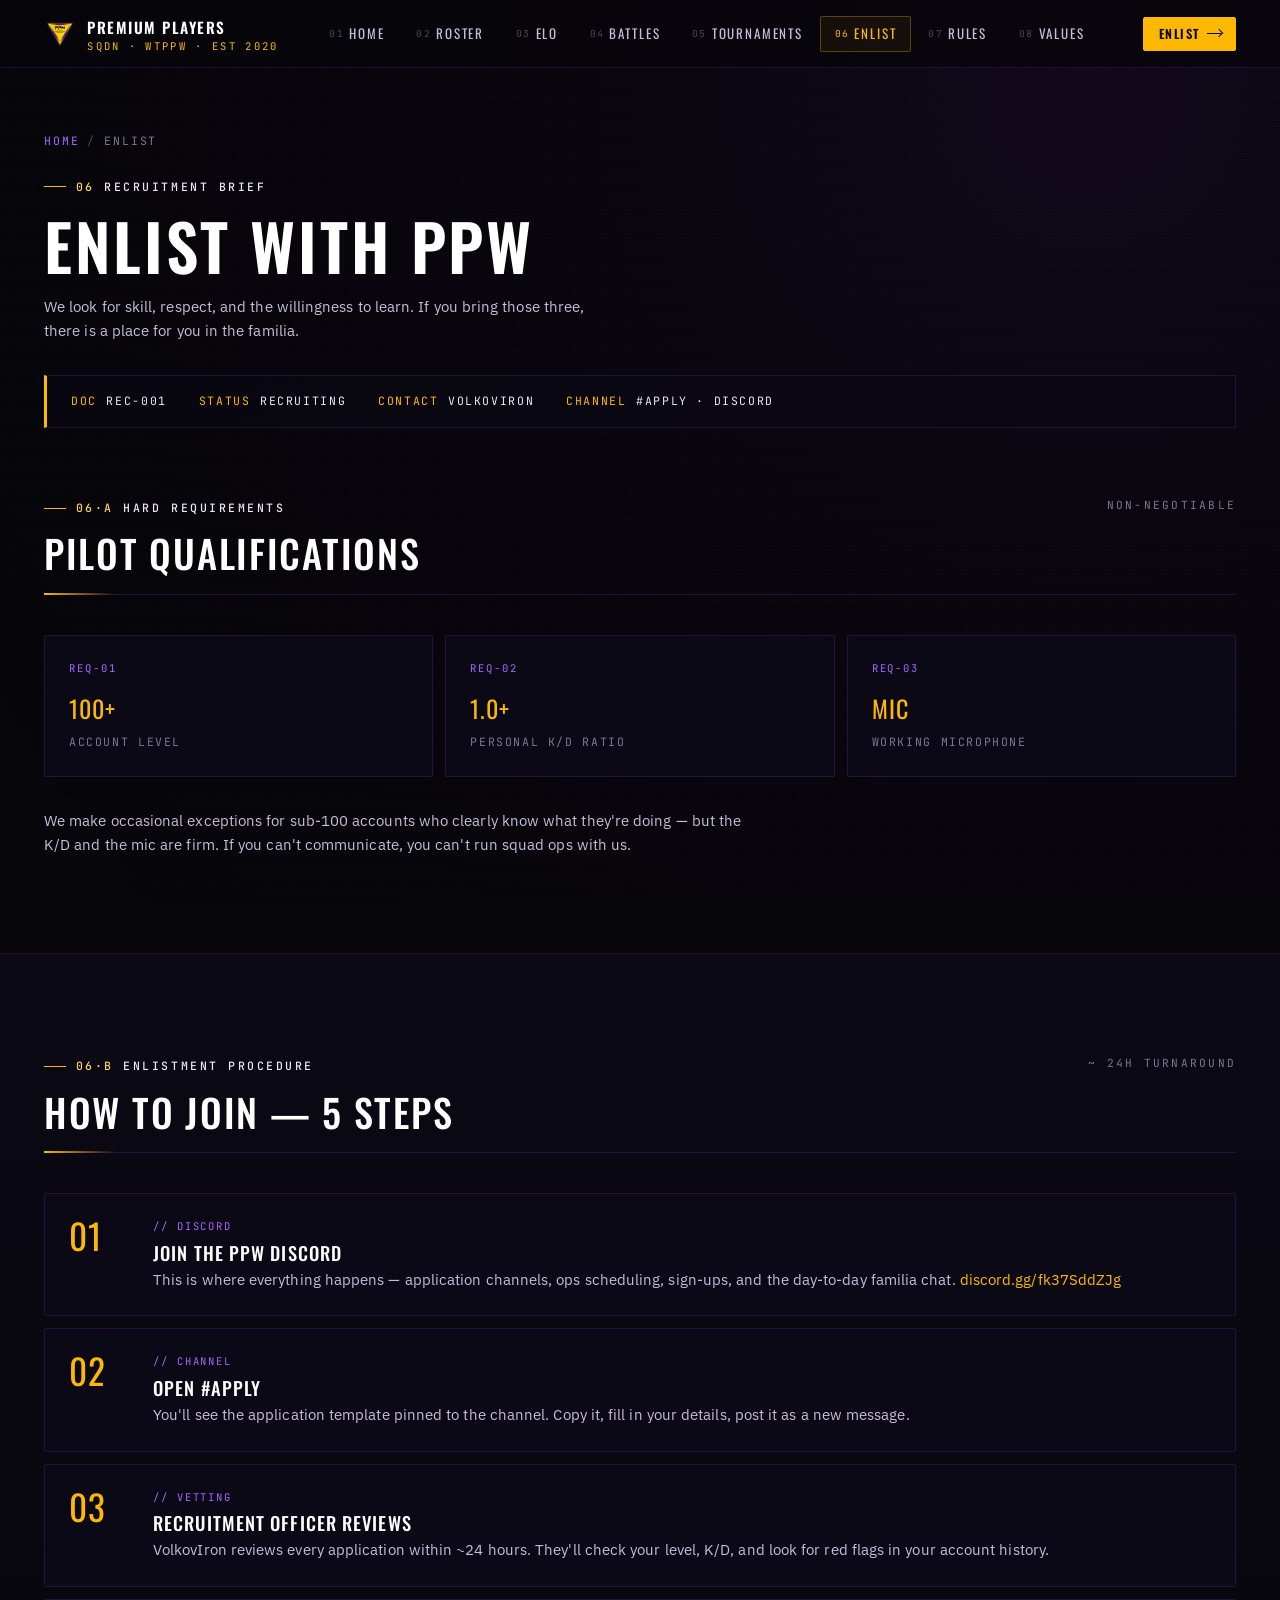
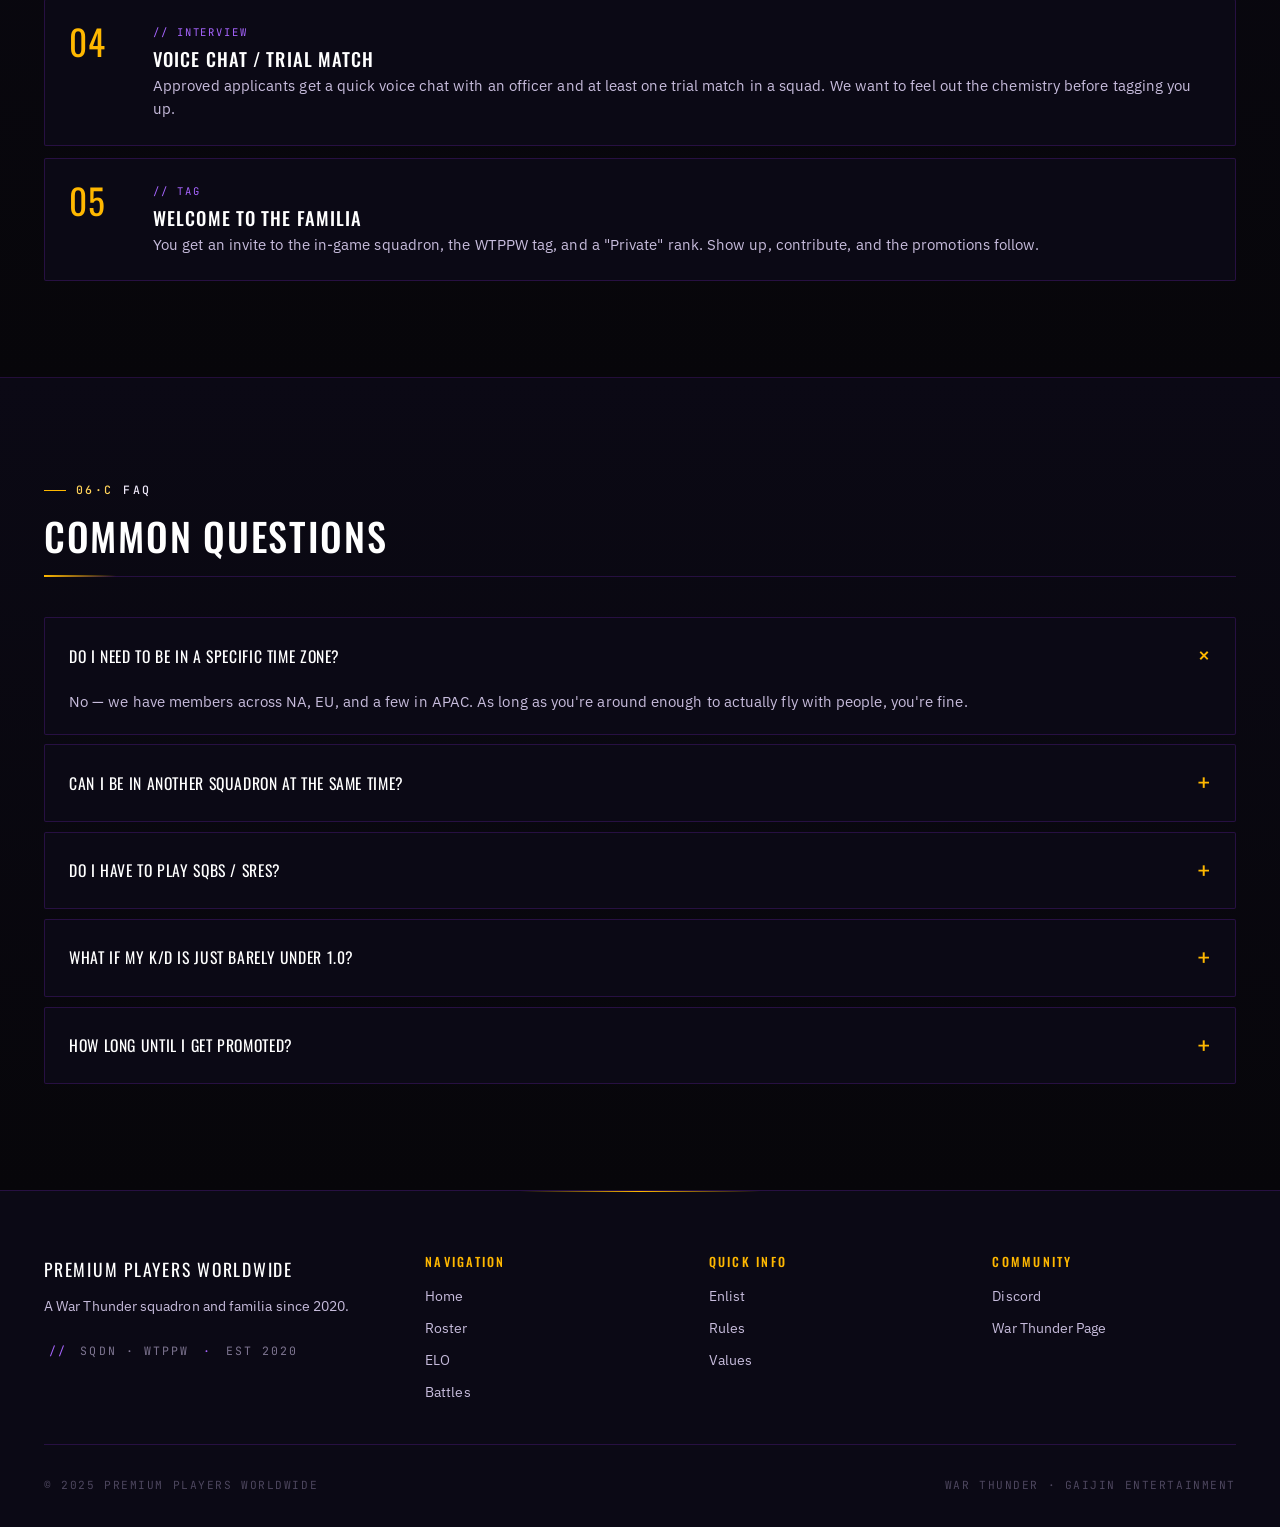
<file: recruitment.html>
<!DOCTYPE html>
<html lang="en">
<head>
  <meta charset="UTF-8" />
  <meta name="viewport" content="width=device-width, initial-scale=1.0" />
  <title>Enlist — PPW Squadron</title>
  <meta name="theme-color" content="#07060A" />
  <meta name="ppw-api-base" content="https://ppw-api.ensignenterprises.com" />
  <meta name="ppw-api-key" content="72b2854e8e1d3ff73d92992858556b13983392c4e9f0d4d981865be66ccab46f" />
  <link rel="icon" href="images/logo.png" type="image/png" />
  <link rel="preconnect" href="https://fonts.googleapis.com" />
  <link rel="preconnect" href="https://fonts.gstatic.com" crossorigin />
  <link href="https://fonts.googleapis.com/css2?family=Oswald:wght@400;500;600;700&family=JetBrains+Mono:wght@400;500;700&family=IBM+Plex+Sans:wght@300;400;500;600;700&display=swap" rel="stylesheet" />
  <link rel="stylesheet" href="style.css" />
  <style>
    .req-grid { display: grid; grid-template-columns: repeat(3, 1fr); gap: 0.75rem; margin-bottom: 2rem; }
    .req { padding: 1.5rem; background: var(--ink-1); border: 1px solid var(--purple-line); border-radius: var(--r); position: relative; }
    .req .num { font-family: var(--font-mono); font-size: 0.66rem; letter-spacing: 0.18em; color: var(--purple-2); text-transform: uppercase; margin-bottom: 0.75rem; }
    .req .v { font-family: var(--font-display); font-size: 1.5rem; letter-spacing: 0.04em; color: var(--gold); margin-bottom: 0.4rem; }
    .req .l { font-family: var(--font-mono); font-size: 0.72rem; letter-spacing: 0.14em; color: var(--fg-mute); text-transform: uppercase; }
    @media (max-width: 720px) { .req-grid { grid-template-columns: repeat(2, 1fr); } }

    .steps { display: grid; grid-template-columns: 1fr; gap: 0.75rem; }
    .step {
      display: grid;
      grid-template-columns: 64px 1fr;
      gap: 1.25rem;
      padding: 1.5rem;
      background: var(--ink-1);
      border: 1px solid var(--purple-line);
      border-radius: var(--r);
      align-items: start;
      transition: all var(--t);
    }
    .step:hover { border-color: var(--gold-line); }
    .step .n { font-family: var(--font-display); font-size: 2.2rem; letter-spacing: 0.04em; color: var(--gold); line-height: 1; }
    .step h3 { margin-bottom: 0.35rem; }
    .step p { color: var(--fg-soft); font-size: 0.92rem; }
    .step .tag { font-family: var(--font-mono); font-size: 0.66rem; letter-spacing: 0.18em; color: var(--purple-2); text-transform: uppercase; margin-bottom: 0.5rem; }

    .faq-item {
      padding: 1.25rem 1.5rem;
      background: var(--ink-1);
      border: 1px solid var(--purple-line);
      border-radius: var(--r);
      margin-bottom: 0.6rem;
    }
    .faq-item summary {
      cursor: pointer;
      font-family: var(--font-display);
      font-size: 0.98rem;
      letter-spacing: 0.04em;
      color: #fff;
      text-transform: uppercase;
      list-style: none;
      display: flex;
      justify-content: space-between;
      align-items: center;
    }
    .faq-item summary::-webkit-details-marker { display: none; }
    .faq-item summary::after { content: "+"; font-family: var(--font-mono); font-size: 1.4rem; color: var(--gold); transition: transform var(--t); }
    .faq-item[open] summary::after { transform: rotate(45deg); }
    .faq-item p { margin-top: 1rem; color: var(--fg-soft); font-size: 0.92rem; }
  </style>
</head>
<body>
  <nav class="nav">
    <div class="container">
      <a href="index.html" class="nav-brand">
        <img src="images/logo.png" alt="PPW" />
        <div><span class="name">Premium Players</span><span class="sub">SQDN · WTPPW · EST 2020</span></div>
      </a>
      <ul class="nav-links" id="nav-links">
        <li><a href="index.html"       data-num="01">Home</a></li>
        <li><a href="members.html"     data-num="02">Roster</a></li>
        <li><a href="elo.html"         data-num="03">ELO</a></li>
        <li><a href="battles.html"     data-num="04">Battles</a></li>
        <li><a href="tournaments.html" data-num="05">Tournaments</a></li>
        <li><a href="recruitment.html" data-num="06" class="active">Enlist</a></li>
        <li><a href="rules.html"       data-num="07">Rules</a></li>
        <li><a href="values.html"      data-num="08">Values</a></li>
      </ul>
      <a href="recruitment.html" class="btn btn-primary btn-sm nav-cta">Enlist <span class="caret"></span></a>
      <button class="nav-hamburger" id="nav-toggle" aria-label="Toggle nav" aria-expanded="false"><span></span><span></span><span></span></button>
    </div>
  </nav>

  <main class="site">
    <header class="page-hero">
      <div class="container">
        <p class="crumbs"><a href="index.html">Home</a><span class="sep">/</span><span>Enlist</span></p>
        <div class="eyebrow"><span class="num">06</span><span class="label">Recruitment Brief</span></div>
        <h1 class="mt-2">Enlist with PPW</h1>
        <p class="text-soft mt-2" style="max-width: 580px;">
          We look for skill, respect, and the willingness to learn. If you bring those three,
          there is a place for you in the familia.
        </p>
        <div class="spec-strip">
          <div><span class="k">DOC</span><span class="v">REC-001</span></div>
          <div><span class="k">STATUS</span><span class="v gold">RECRUITING</span></div>
          <div><span class="k">CONTACT</span><span class="v">VOLKOVIRON</span></div>
          <div><span class="k">CHANNEL</span><span class="v">#APPLY · DISCORD</span></div>
        </div>
      </div>
    </header>

    <section id="requirements" style="padding-top: 1rem;">
      <div class="container">
        <div class="s-head">
          <div>
            <div class="eyebrow"><span class="num">06·A</span><span class="label">Hard Requirements</span></div>
            <h2 class="mt-2">Pilot Qualifications</h2>
          </div>
          <div class="right">Non-Negotiable</div>
        </div>

        <div class="req-grid">
          <div class="req"><div class="num">REQ-01</div><div class="v">100+</div><div class="l">Account Level</div></div>
          <div class="req"><div class="num">REQ-02</div><div class="v">1.0+</div><div class="l">Personal K/D Ratio</div></div>
          <div class="req"><div class="num">REQ-03</div><div class="v">MIC</div><div class="l">Working Microphone</div></div>
        </div>

        <p class="text-soft" style="max-width: 720px;">
          We make occasional exceptions for sub-100 accounts who clearly know what they're doing — but the
          K/D and the mic are firm. If you can't communicate, you can't run squad ops with us.
        </p>
      </div>
    </section>

    <section style="background: linear-gradient(180deg, var(--ink-1), var(--ink-0));">
      <div class="container">
        <div class="s-head">
          <div>
            <div class="eyebrow"><span class="num">06·B</span><span class="label">Enlistment Procedure</span></div>
            <h2 class="mt-2">How to Join — 5 Steps</h2>
          </div>
          <div class="right">~ 24h Turnaround</div>
        </div>

        <div class="steps">
          <div class="step">
            <div class="n">01</div>
            <div>
              <div class="tag">// Discord</div>
              <h3>Join the PPW Discord</h3>
              <p>This is where everything happens — application channels, ops scheduling, sign-ups, and the day-to-day familia chat. <a href="https://discord.gg/fk37SddZJg" target="_blank" rel="noopener noreferrer" class="text-gold">discord.gg/fk37SddZJg</a></p>
            </div>
          </div>
          <div class="step">
            <div class="n">02</div>
            <div>
              <div class="tag">// Channel</div>
              <h3>Open #apply</h3>
              <p>You'll see the application template pinned to the channel. Copy it, fill in your details, post it as a new message.</p>
            </div>
          </div>
          <div class="step">
            <div class="n">03</div>
            <div>
              <div class="tag">// Vetting</div>
              <h3>Recruitment Officer Reviews</h3>
              <p>VolkovIron reviews every application within ~24 hours. They'll check your level, K/D, and look for red flags in your account history.</p>
            </div>
          </div>
          <div class="step">
            <div class="n">04</div>
            <div>
              <div class="tag">// Interview</div>
              <h3>Voice Chat / Trial Match</h3>
              <p>Approved applicants get a quick voice chat with an officer and at least one trial match in a squad. We want to feel out the chemistry before tagging you up.</p>
            </div>
          </div>
          <div class="step">
            <div class="n">05</div>
            <div>
              <div class="tag">// Tag</div>
              <h3>Welcome to the Familia</h3>
              <p>You get an invite to the in-game squadron, the WTPPW tag, and a "Private" rank. Show up, contribute, and the promotions follow.</p>
            </div>
          </div>
        </div>
      </div>
    </section>

    <section style="background: linear-gradient(180deg, var(--ink-1), var(--ink-0));">
      <div class="container">
        <div class="s-head">
          <div>
            <div class="eyebrow"><span class="num">06·C</span><span class="label">FAQ</span></div>
            <h2 class="mt-2">Common Questions</h2>
          </div>
        </div>

        <details class="faq-item" open>
          <summary>Do I need to be in a specific time zone?</summary>
          <p>No — we have members across NA, EU, and a few in APAC. As long as you're around enough to actually fly with people, you're fine.</p>
        </details>
        <details class="faq-item">
          <summary>Can I be in another squadron at the same time?</summary>
          <p>No. In War Thunder you can only carry one squadron tag at a time, and we expect WTPPW members to be exclusive. If you're testing the waters, finish with your old squadron first.</p>
        </details>
        <details class="faq-item">
          <summary>Do I have to play SQBs / SREs?</summary>
          <p>No — SQBs are our focus but they're optional. Just be active in regular RB / SB and on Discord. The more you show up, the faster you promote.</p>
        </details>
        <details class="faq-item">
          <summary>What if my K/D is just barely under 1.0?</summary>
          <p>Apply anyway, mention it directly in your application. If the rest of the profile is strong, the recruitment officer will probably give you a trial.</p>
        </details>
        <details class="faq-item">
          <summary>How long until I get promoted?</summary>
          <p>Sergeant typically takes ~3-6 months of consistent activity. Officer is by invite only and based on trust + contribution to the squadron, not just stats.</p>
        </details>
      </div>
    </section>

    <footer class="footer">
      <div class="container">
        <div class="footer-grid">
          <div class="footer-brand">
            <div class="name">Premium Players Worldwide</div>
            <p class="text-soft">A War Thunder squadron and familia since 2020.</p>
            <div class="mil mt-3"><span class="sep">//</span> SQDN · WTPPW <span class="sep">·</span> EST 2020</div>
          </div>
          <div><h4>Navigation</h4><ul><li><a href="index.html">Home</a></li><li><a href="members.html">Roster</a></li><li><a href="elo.html">ELO</a></li><li><a href="battles.html">Battles</a></li></ul></div>
          <div><h4>Quick Info</h4><ul><li><a href="recruitment.html">Enlist</a></li><li><a href="rules.html">Rules</a></li><li><a href="values.html">Values</a></li></ul></div>
          <div><h4>Community</h4><ul><li><a href="https://discord.gg/fk37SddZJg" target="_blank" rel="noopener noreferrer">Discord</a></li><li><a href="https://warthunder.com/en/community/claninfo/Premium%20Players%20Worldwide" target="_blank" rel="noopener noreferrer">War Thunder Page</a></li></ul></div>
        </div>
        <div class="footer-bottom"><span>© 2025 Premium Players Worldwide</span><span>War Thunder · Gaijin Entertainment</span></div>
      </div>
    </footer>
  </main>

  <script src="app.js"></script>
</body>
</html>
</file>
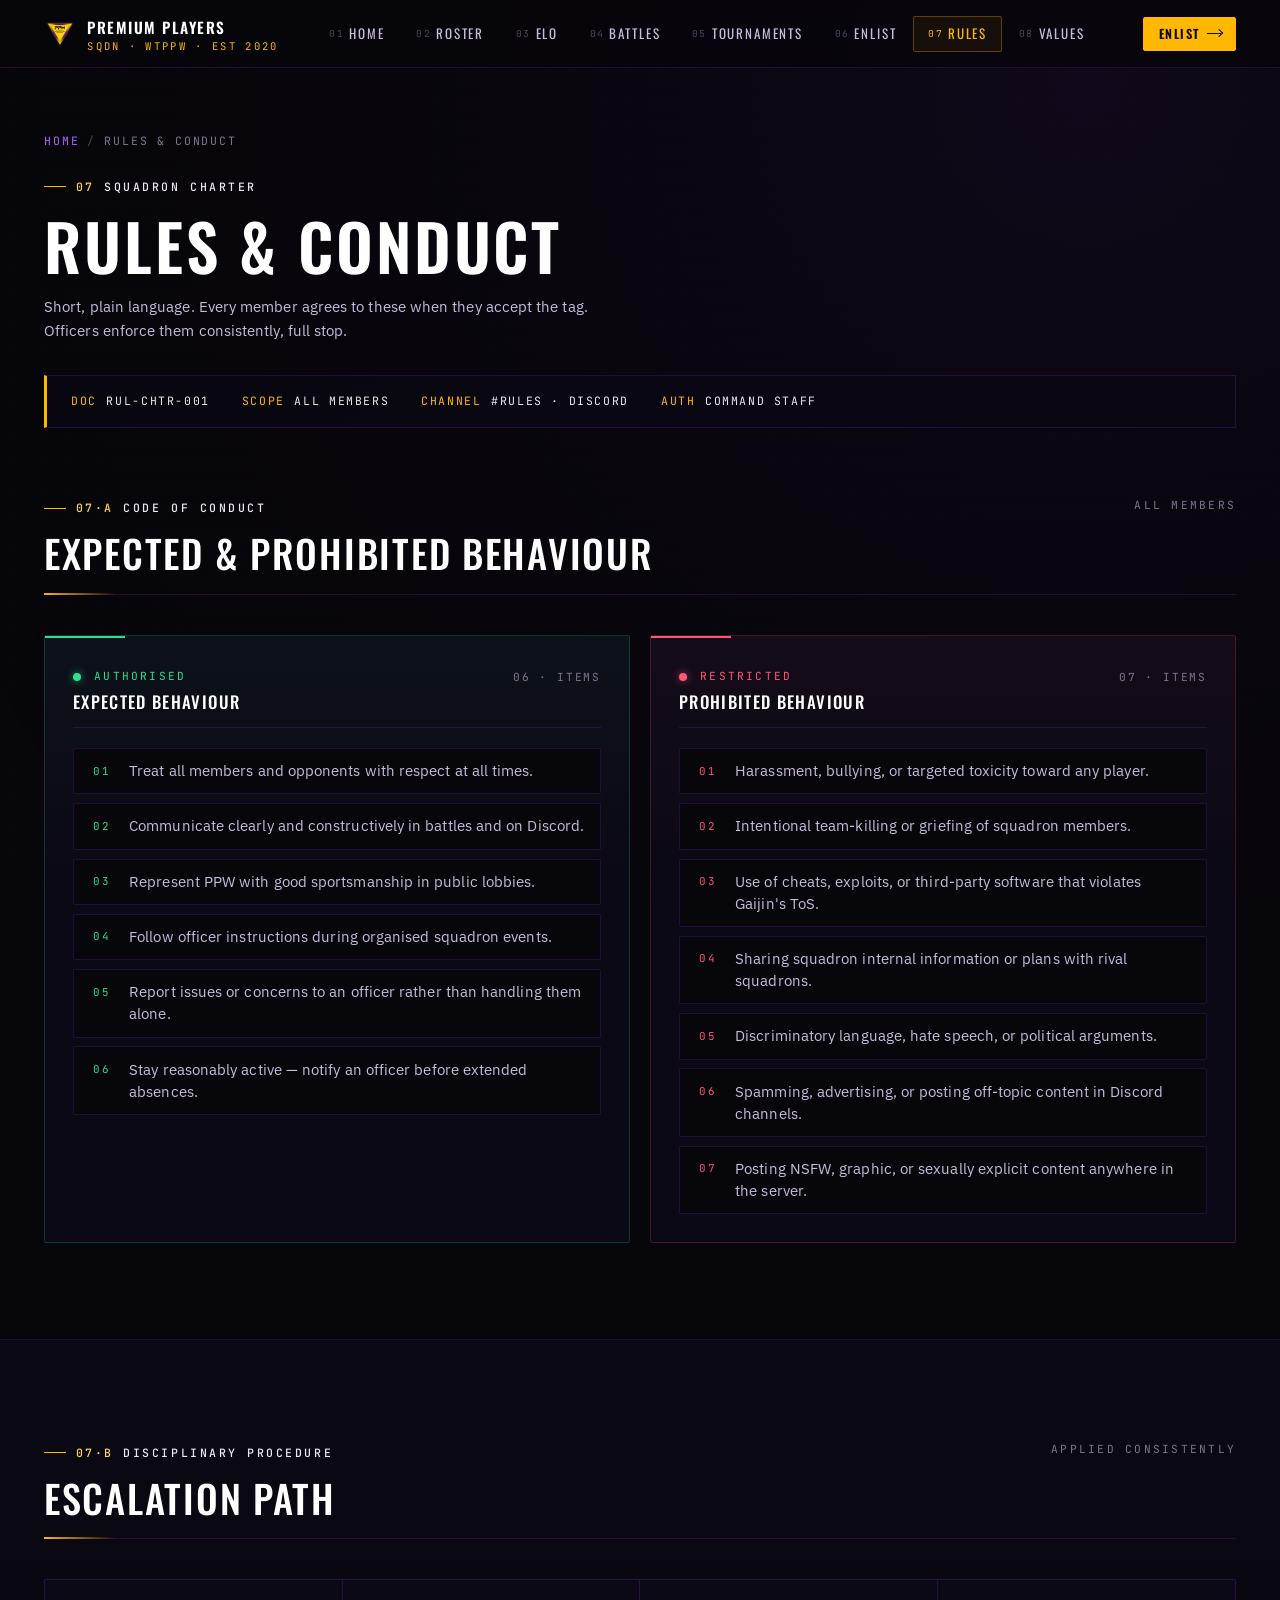
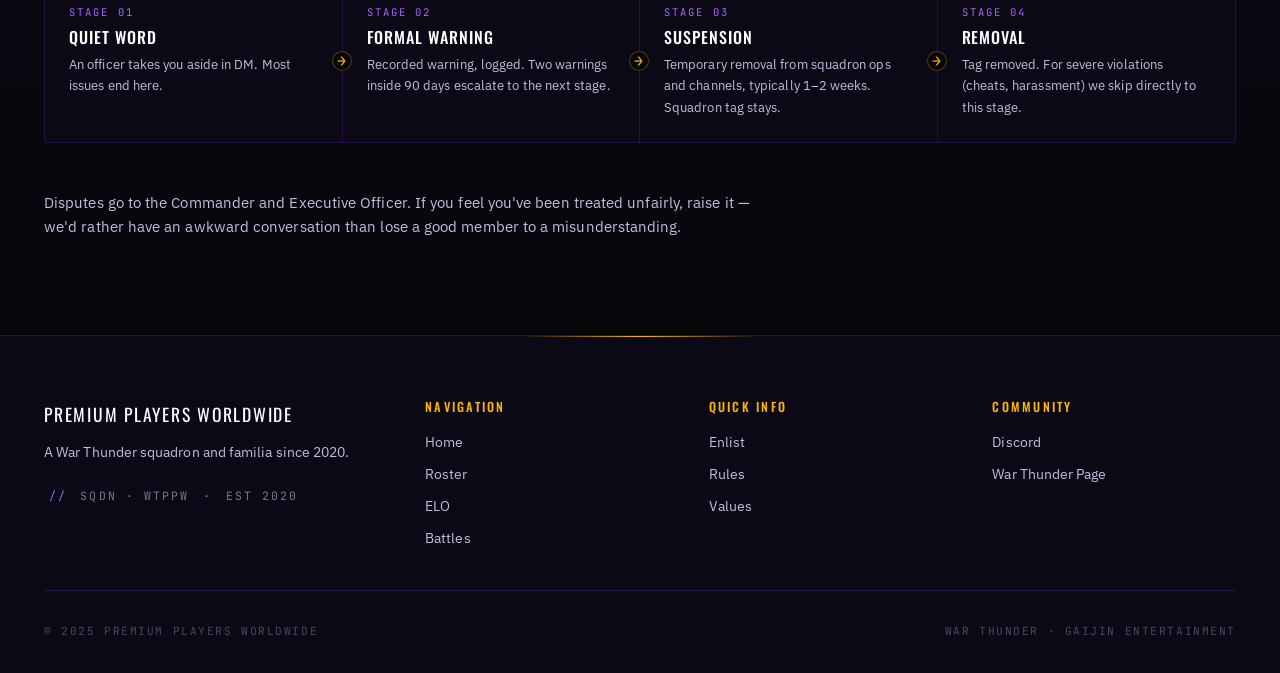
<file: rules.html>
<!DOCTYPE html>
<html lang="en">
<head>
  <meta charset="UTF-8" />
  <meta name="viewport" content="width=device-width, initial-scale=1.0" />
  <title>Rules — PPW Squadron</title>
  <meta name="theme-color" content="#07060A" />
  <meta name="ppw-api-base" content="https://ppw-api.ensignenterprises.com" />
  <meta name="ppw-api-key" content="72b2854e8e1d3ff73d92992858556b13983392c4e9f0d4d981865be66ccab46f" />
  <link rel="icon" href="images/logo.png" type="image/png" />
  <link rel="preconnect" href="https://fonts.googleapis.com" />
  <link rel="preconnect" href="https://fonts.gstatic.com" crossorigin />
  <link href="https://fonts.googleapis.com/css2?family=Oswald:wght@400;500;600;700&family=JetBrains+Mono:wght@400;500;700&family=IBM+Plex+Sans:wght@300;400;500;600;700&display=swap" rel="stylesheet" />
  <link rel="stylesheet" href="style.css" />
  <style>
    .rule-cols { display: grid; grid-template-columns: 1fr 1fr; gap: 1.25rem; }
    @media (max-width: 900px) { .rule-cols { grid-template-columns: 1fr; } }

    .rule-col {
      position: relative;
      padding: 1.75rem;
      background: var(--ink-1);
      border: 1px solid var(--purple-line);
      border-radius: var(--r);
    }
    .rule-col.expected {
      background: linear-gradient(180deg, rgba(45,224,140,0.04), transparent 40%), var(--ink-1);
      border-color: rgba(45,224,140,0.20);
    }
    .rule-col.prohibited {
      background: linear-gradient(180deg, rgba(255,85,119,0.04), transparent 40%), var(--ink-1);
      border-color: rgba(255,85,119,0.20);
    }
    .rule-col::before { content: ""; position: absolute; top: 0; left: 0; width: 80px; height: 2px; }
    .rule-col.expected::before { background: var(--win); }
    .rule-col.prohibited::before { background: var(--loss); }

    .rule-col-head {
      display: flex;
      justify-content: space-between;
      align-items: baseline;
      padding-bottom: 1rem;
      margin-bottom: 1.25rem;
      border-bottom: 1px solid var(--purple-line);
    }
    .rule-col-head .tag {
      font-family: var(--font-mono);
      font-size: 0.7rem;
      letter-spacing: 0.2em;
      text-transform: uppercase;
      display: inline-flex;
      align-items: center;
      gap: 0.5rem;
    }
    .rule-col.expected .rule-col-head .tag { color: var(--win); }
    .rule-col.prohibited .rule-col-head .tag { color: var(--loss); }
    .rule-col-head h3 { font-size: 1.05rem; letter-spacing: 0.08em; margin: 0.35rem 0 0; }
    .rule-col-head .count { font-family: var(--font-mono); font-size: 0.7rem; letter-spacing: 0.16em; color: var(--fg-mute); text-transform: uppercase; }

    .rule-list {
      list-style: none;
      display: flex;
      flex-direction: column;
      gap: 0.55rem;
      counter-reset: ruleline;
    }
    .rule-list li {
      counter-increment: ruleline;
      display: grid;
      grid-template-columns: 28px 1fr;
      gap: 0.85rem;
      align-items: start;
      padding: 0.7rem 0.85rem;
      background: var(--ink-0);
      border: 1px solid var(--purple-line);
      border-radius: var(--r);
      font-size: 0.92rem;
      color: var(--fg-soft);
      line-height: 1.5;
      transition: all var(--t);
    }
    .rule-list li:hover { background: var(--ink-2); color: var(--fg); }
    .rule-list li::before {
      content: counter(ruleline, decimal-leading-zero);
      font-family: var(--font-mono);
      font-size: 0.68rem;
      letter-spacing: 0.12em;
      color: var(--fg-mute);
      text-align: center;
      padding-top: 0.15rem;
    }
    .rule-col.expected .rule-list li:hover { border-color: rgba(45,224,140,0.3); }
    .rule-col.expected .rule-list li::before { color: var(--win); }
    .rule-col.prohibited .rule-list li:hover { border-color: rgba(255,85,119,0.3); }
    .rule-col.prohibited .rule-list li::before { color: var(--loss); }

    .escalation {
      display: grid;
      grid-template-columns: repeat(4, 1fr);
      gap: 0;
      background: var(--ink-1);
      border: 1px solid var(--purple-line);
      border-radius: var(--r);
      overflow: hidden;
    }
    .esc { padding: 1.5rem; border-right: 1px solid var(--purple-line); position: relative; }
    .esc:last-child { border-right: none; }
    .esc::after {
      content: "→";
      position: absolute;
      top: 50%; right: -10px;
      transform: translateY(-50%);
      background: var(--ink-0);
      color: var(--gold);
      font-family: var(--font-mono);
      width: 20px; height: 20px;
      display: flex; align-items: center; justify-content: center;
      border: 1px solid var(--gold-line);
      border-radius: 999px;
      z-index: 2;
    }
    .esc:last-child::after { display: none; }
    .esc .stage { font-family: var(--font-mono); font-size: 0.66rem; letter-spacing: 0.2em; color: var(--purple-2); text-transform: uppercase; margin-bottom: 0.5rem; }
    .esc h3 { margin-bottom: 0.5rem; font-size: 1rem; }
    .esc p { font-size: 0.84rem; color: var(--fg-soft); }
    @media (max-width: 800px) {
      .escalation { grid-template-columns: 1fr; }
      .esc { border-right: none; border-bottom: 1px solid var(--purple-line); }
      .esc:last-child { border-bottom: none; }
      .esc::after { display: none; }
    }
  </style>
</head>
<body>
  <nav class="nav">
    <div class="container">
      <a href="index.html" class="nav-brand">
        <img src="images/logo.png" alt="PPW" />
        <div><span class="name">Premium Players</span><span class="sub">SQDN · WTPPW · EST 2020</span></div>
      </a>
      <ul class="nav-links" id="nav-links">
        <li><a href="index.html"       data-num="01">Home</a></li>
        <li><a href="members.html"     data-num="02">Roster</a></li>
        <li><a href="elo.html"         data-num="03">ELO</a></li>
        <li><a href="battles.html"     data-num="04">Battles</a></li>
        <li><a href="tournaments.html" data-num="05">Tournaments</a></li>
        <li><a href="recruitment.html" data-num="06">Enlist</a></li>
        <li><a href="rules.html"       data-num="07" class="active">Rules</a></li>
        <li><a href="values.html"      data-num="08">Values</a></li>
      </ul>
      <a href="recruitment.html" class="btn btn-primary btn-sm nav-cta">Enlist <span class="caret"></span></a>
      <button class="nav-hamburger" id="nav-toggle" aria-label="Toggle nav" aria-expanded="false"><span></span><span></span><span></span></button>
    </div>
  </nav>

  <main class="site">
    <header class="page-hero">
      <div class="container">
        <p class="crumbs"><a href="index.html">Home</a><span class="sep">/</span><span>Rules &amp; Conduct</span></p>
        <div class="eyebrow"><span class="num">07</span><span class="label">Squadron Charter</span></div>
        <h1 class="mt-2">Rules &amp; Conduct</h1>
        <p class="text-soft mt-2" style="max-width: 580px;">
          Short, plain language. Every member agrees to these when they accept the tag.
          Officers enforce them consistently, full stop.
        </p>
        <div class="spec-strip">
          <div><span class="k">DOC</span><span class="v">RUL-CHTR-001</span></div>
          <div><span class="k">SCOPE</span><span class="v">ALL MEMBERS</span></div>
          <div><span class="k">CHANNEL</span><span class="v">#RULES · DISCORD</span></div>
          <div><span class="k">AUTH</span><span class="v">COMMAND STAFF</span></div>
        </div>
      </div>
    </header>

    <section id="conduct" style="padding-top: 1rem;">
      <div class="container">
        <div class="s-head">
          <div>
            <div class="eyebrow"><span class="num">07·A</span><span class="label">Code of Conduct</span></div>
            <h2 class="mt-2">Expected &amp; Prohibited Behaviour</h2>
          </div>
          <div class="right">All Members</div>
        </div>

        <div class="rule-cols">
          <div class="rule-col expected">
            <div class="rule-col-head">
              <div>
                <div class="tag"><span class="dot live"></span>Authorised</div>
                <h3>Expected Behaviour</h3>
              </div>
              <span class="count">06 · Items</span>
            </div>
            <ol class="rule-list">
              <li>Treat all members and opponents with respect at all times.</li>
              <li>Communicate clearly and constructively in battles and on Discord.</li>
              <li>Represent PPW with good sportsmanship in public lobbies.</li>
              <li>Follow officer instructions during organised squadron events.</li>
              <li>Report issues or concerns to an officer rather than handling them alone.</li>
              <li>Stay reasonably active — notify an officer before extended absences.</li>
            </ol>
          </div>

          <div class="rule-col prohibited">
            <div class="rule-col-head">
              <div>
                <div class="tag"><span class="dot danger"></span>Restricted</div>
                <h3>Prohibited Behaviour</h3>
              </div>
              <span class="count">07 · Items</span>
            </div>
            <ol class="rule-list">
              <li>Harassment, bullying, or targeted toxicity toward any player.</li>
              <li>Intentional team-killing or griefing of squadron members.</li>
              <li>Use of cheats, exploits, or third-party software that violates Gaijin's ToS.</li>
              <li>Sharing squadron internal information or plans with rival squadrons.</li>
              <li>Discriminatory language, hate speech, or political arguments.</li>
              <li>Spamming, advertising, or posting off-topic content in Discord channels.</li>
              <li>Posting NSFW, graphic, or sexually explicit content anywhere in the server.</li>
            </ol>
          </div>
        </div>
      </div>
    </section>

    <section style="background: linear-gradient(180deg, var(--ink-1), var(--ink-0));">
      <div class="container">
        <div class="s-head">
          <div>
            <div class="eyebrow"><span class="num">07·B</span><span class="label">Disciplinary Procedure</span></div>
            <h2 class="mt-2">Escalation Path</h2>
          </div>
          <div class="right">Applied Consistently</div>
        </div>

        <div class="escalation">
          <div class="esc">
            <div class="stage">STAGE 01</div>
            <h3>Quiet Word</h3>
            <p>An officer takes you aside in DM. Most issues end here.</p>
          </div>
          <div class="esc">
            <div class="stage">STAGE 02</div>
            <h3>Formal Warning</h3>
            <p>Recorded warning, logged. Two warnings inside 90 days escalate to the next stage.</p>
          </div>
          <div class="esc">
            <div class="stage">STAGE 03</div>
            <h3>Suspension</h3>
            <p>Temporary removal from squadron ops and channels, typically 1–2 weeks. Squadron tag stays.</p>
          </div>
          <div class="esc">
            <div class="stage">STAGE 04</div>
            <h3>Removal</h3>
            <p>Tag removed. For severe violations (cheats, harassment) we skip directly to this stage.</p>
          </div>
        </div>

        <p class="text-soft mt-6" style="max-width: 720px;">
          Disputes go to the Commander and Executive Officer. If you feel you've been treated unfairly,
          raise it — we'd rather have an awkward conversation than lose a good member to a misunderstanding.
        </p>
      </div>
    </section>

    <footer class="footer">
      <div class="container">
        <div class="footer-grid">
          <div class="footer-brand">
            <div class="name">Premium Players Worldwide</div>
            <p class="text-soft">A War Thunder squadron and familia since 2020.</p>
            <div class="mil mt-3"><span class="sep">//</span> SQDN · WTPPW <span class="sep">·</span> EST 2020</div>
          </div>
          <div><h4>Navigation</h4><ul><li><a href="index.html">Home</a></li><li><a href="members.html">Roster</a></li><li><a href="elo.html">ELO</a></li><li><a href="battles.html">Battles</a></li></ul></div>
          <div><h4>Quick Info</h4><ul><li><a href="recruitment.html">Enlist</a></li><li><a href="rules.html">Rules</a></li><li><a href="values.html">Values</a></li></ul></div>
          <div><h4>Community</h4><ul><li><a href="https://discord.gg/fk37SddZJg" target="_blank" rel="noopener noreferrer">Discord</a></li><li><a href="https://warthunder.com/en/community/claninfo/Premium%20Players%20Worldwide" target="_blank" rel="noopener noreferrer">War Thunder Page</a></li></ul></div>
        </div>
        <div class="footer-bottom"><span>© 2025 Premium Players Worldwide</span><span>War Thunder · Gaijin Entertainment</span></div>
      </div>
    </footer>
  </main>

  <script src="app.js"></script>
</body>
</html>
</file>
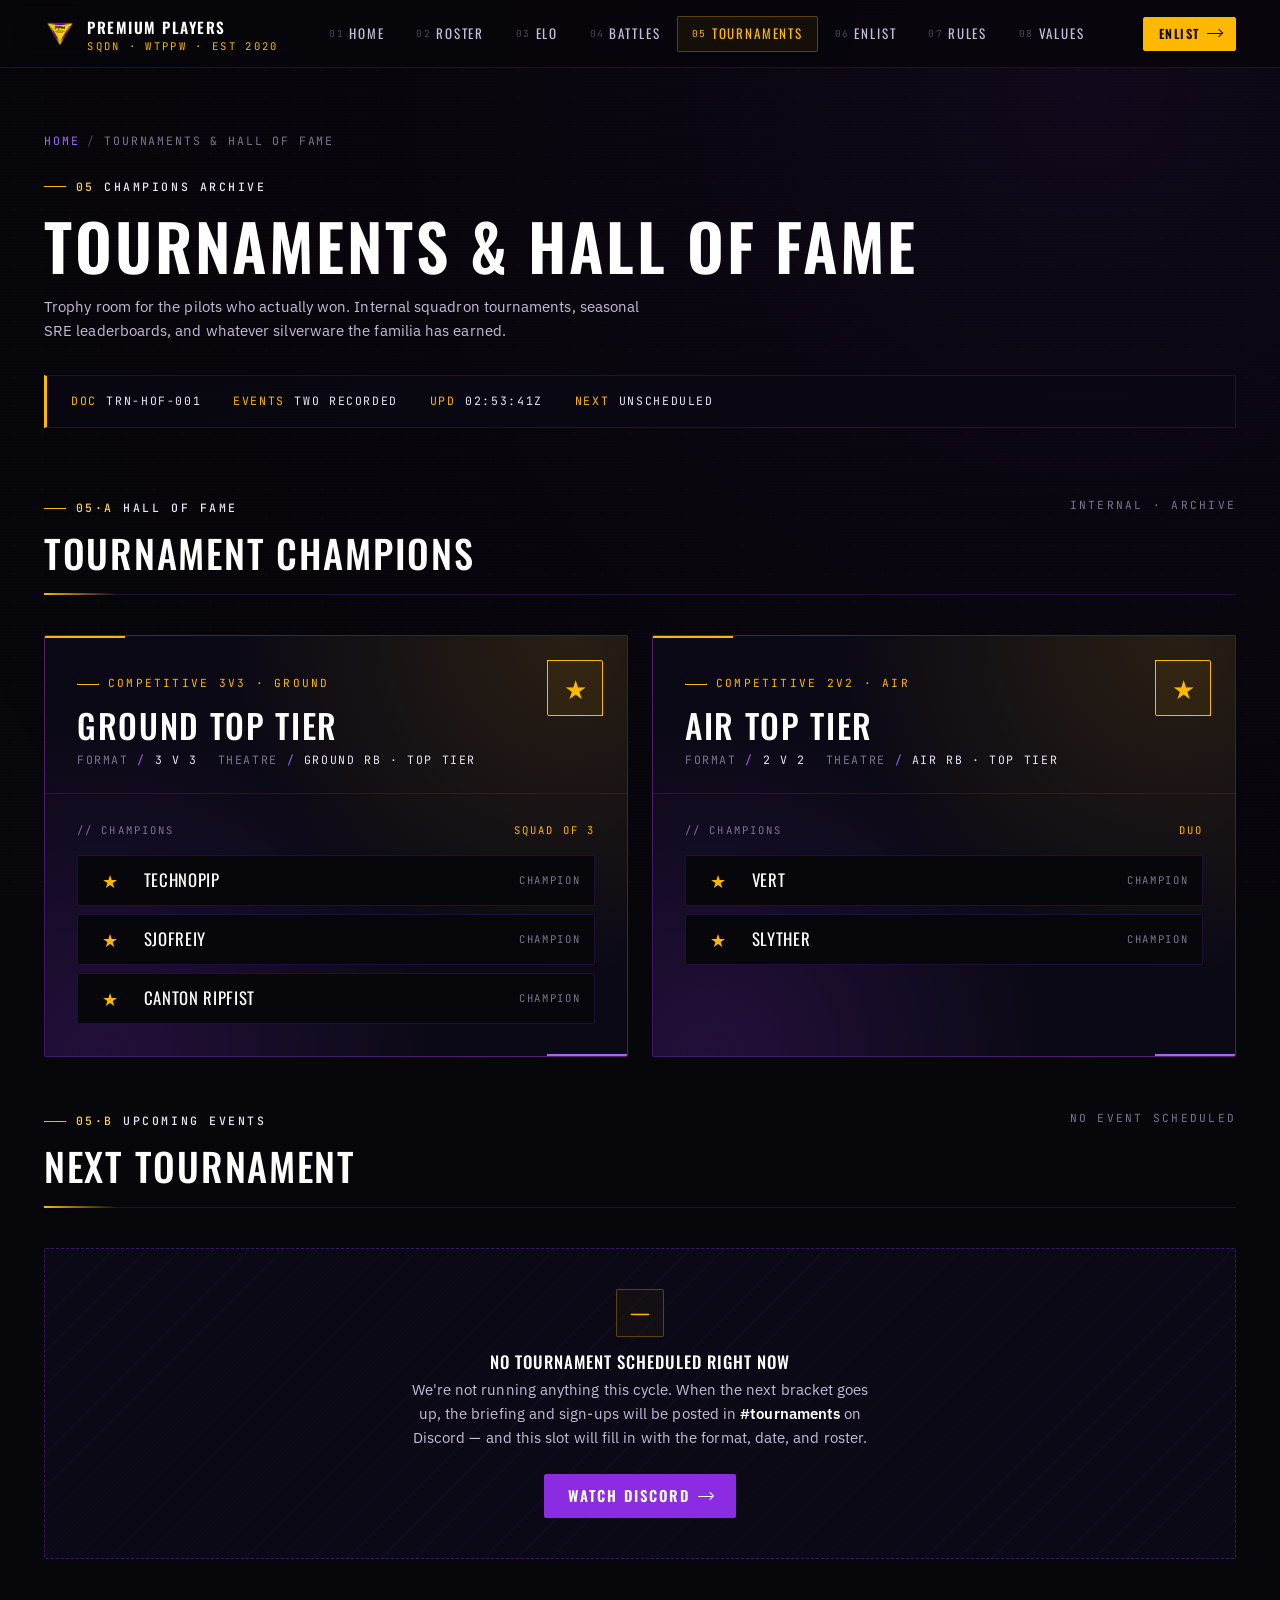
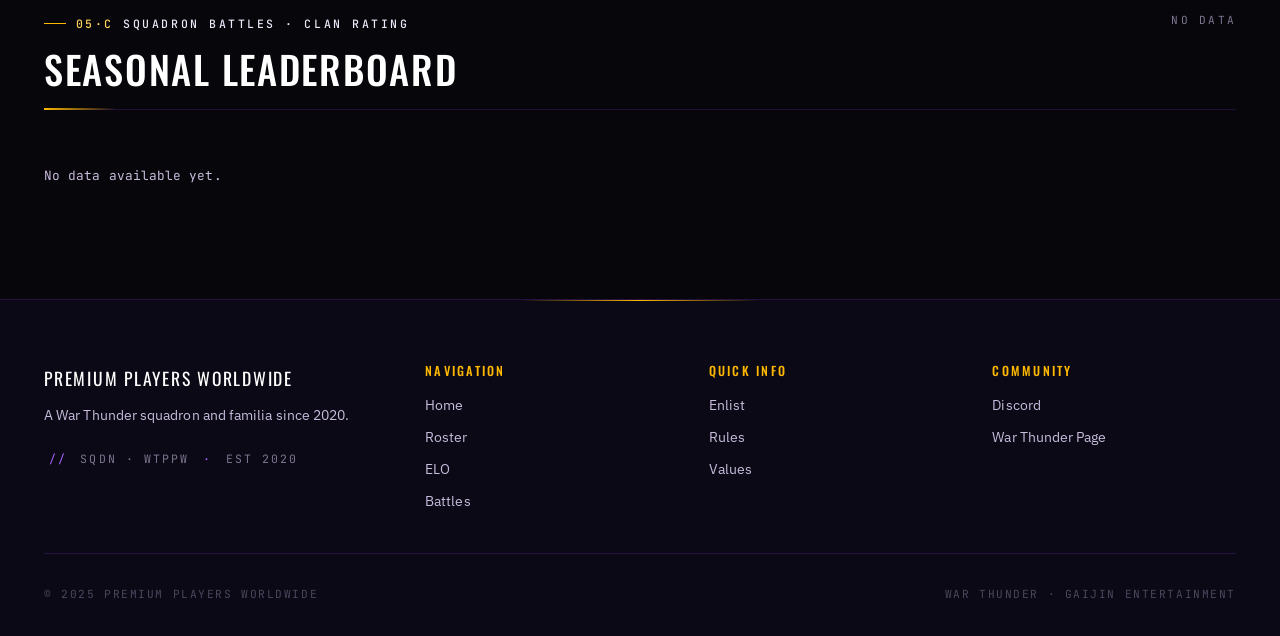
<file: tournaments.html>
<!DOCTYPE html>
<html lang="en">
<head>
  <meta charset="UTF-8" />
  <meta name="viewport" content="width=device-width, initial-scale=1.0" />
  <title>Tournaments — PPW Squadron</title>
  <meta name="theme-color" content="#07060A" />
  <meta name="ppw-api-base" content="https://ppw-api.ensignenterprises.com" />
  <meta name="ppw-api-key" content="72b2854e8e1d3ff73d92992858556b13983392c4e9f0d4d981865be66ccab46f" />
  <link rel="icon" href="images/logo.png" type="image/png" />
  <link rel="preconnect" href="https://fonts.googleapis.com" />
  <link rel="preconnect" href="https://fonts.gstatic.com" crossorigin />
  <link href="https://fonts.googleapis.com/css2?family=Oswald:wght@400;500;600;700&family=JetBrains+Mono:wght@400;500;700&family=IBM+Plex+Sans:wght@300;400;500;600;700&display=swap" rel="stylesheet" />
  <link rel="stylesheet" href="style.css" />
  <style>
    .trophy-grid { display: grid; grid-template-columns: repeat(2, 1fr); gap: 1.5rem; }
    @media (max-width: 800px) { .trophy-grid { grid-template-columns: 1fr; } }

    .trophy {
      position: relative;
      background:
        radial-gradient(circle at 90% 0%, rgba(255,184,0,0.12), transparent 50%),
        radial-gradient(circle at 10% 100%, rgba(139,43,226,0.18), transparent 50%),
        var(--ink-1);
      border: 1px solid var(--purple-line-2);
      border-radius: var(--r);
      overflow: hidden;
      transition: all var(--t);
    }
    .trophy:hover { border-color: var(--gold); box-shadow: 0 0 36px -14px var(--gold-glow); transform: translateY(-2px); }
    .trophy::before { content: ""; position: absolute; top: 0; left: 0; width: 80px; height: 2px; background: var(--gold); }
    .trophy::after { content: ""; position: absolute; bottom: 0; right: 0; width: 80px; height: 2px; background: var(--purple-2); }

    .trophy-head { padding: 2rem 2rem 1.5rem; border-bottom: 1px solid var(--purple-line); position: relative; }
    .trophy-tag { display: inline-flex; align-items: center; gap: 0.55rem; font-family: var(--font-mono); font-size: 0.7rem; letter-spacing: 0.2em; text-transform: uppercase; color: var(--gold); margin-bottom: 1rem; }
    .trophy-tag::before { content: ""; width: 22px; height: 1px; background: var(--gold); }
    .trophy-name { font-family: var(--font-display); font-size: clamp(1.6rem, 2.6vw, 2.1rem); letter-spacing: 0.05em; color: #fff; text-transform: uppercase; line-height: 1; margin-bottom: 0.5rem; }
    .trophy-meta { display: flex; gap: 1.25rem; flex-wrap: wrap; font-family: var(--font-mono); font-size: 0.72rem; letter-spacing: 0.14em; text-transform: uppercase; color: var(--fg-mute); margin-top: 0.5rem; }
    .trophy-meta .sep { color: var(--purple-2); }
    .trophy-meta .v { color: var(--fg); }

    .trophy-emblem {
      position: absolute; top: 1.5rem; right: 1.5rem;
      width: 56px; height: 56px;
      display: flex; align-items: center; justify-content: center;
      font-family: var(--font-display); font-size: 1.6rem; color: var(--gold);
      border: 1.5px solid var(--gold); border-radius: var(--r);
      background: rgba(255,184,0,0.06); letter-spacing: 0;
    }
    .trophy-emblem::before, .trophy-emblem::after { content: ""; position: absolute; width: 10px; height: 10px; }
    .trophy-emblem::before { top: -1px; left: -1px; border-top: 1.5px solid var(--gold); border-left: 1.5px solid var(--gold); }
    .trophy-emblem::after { bottom: -1px; right: -1px; border-bottom: 1.5px solid var(--gold); border-right: 1.5px solid var(--gold); }

    .champions { padding: 1.75rem 2rem 2rem; }
    .champions .label { font-family: var(--font-mono); font-size: 0.66rem; letter-spacing: 0.2em; text-transform: uppercase; color: var(--fg-mute); margin-bottom: 1rem; display: flex; justify-content: space-between; }
    .champions .label .right { color: var(--gold); }
    .champions ol { list-style: none; display: flex; flex-direction: column; gap: 0.5rem; counter-reset: champ; }
    .champions ol li {
      counter-increment: champ;
      display: grid; grid-template-columns: 36px 1fr auto;
      gap: 1rem; align-items: center;
      padding: 0.65rem 0.85rem;
      background: var(--ink-0); border: 1px solid var(--purple-line); border-radius: var(--r);
      transition: all var(--t);
    }
    .champions ol li:hover { border-color: var(--gold-line); background: rgba(255,184,0,0.03); }
    .champions ol li::before { content: "★"; font-family: var(--font-display); font-size: 1.1rem; color: var(--gold); text-align: center; }
    .champions ol li .name { font-family: var(--font-display); font-size: 1.05rem; letter-spacing: 0.04em; color: #fff; text-transform: uppercase; line-height: 1; }
    .champions ol li .role { font-family: var(--font-mono); font-size: 0.66rem; letter-spacing: 0.16em; color: var(--fg-mute); text-transform: uppercase; }

    .upcoming-empty {
      padding: 2.5rem 2rem;
      background: repeating-linear-gradient(135deg, rgba(139,43,226,0.04) 0 1px, transparent 1px 24px), var(--ink-1);
      border: 1px dashed var(--purple-line-2);
      border-radius: var(--r);
      text-align: center;
    }
    .upcoming-empty .icon { width: 48px; height: 48px; display: inline-flex; align-items: center; justify-content: center; font-family: var(--font-display); font-size: 1.2rem; color: var(--gold); border: 1px solid var(--gold-line); border-radius: var(--r); background: rgba(255,184,0,0.04); margin-bottom: 1rem; }
    .upcoming-empty h3 { margin-bottom: 0.5rem; font-size: 1.05rem; }
    .upcoming-empty p { max-width: 480px; margin: 0 auto; }

    .top20-grid { display: grid; grid-template-columns: repeat(2, 1fr); gap: 0.6rem; }
    .top20 { display: grid; grid-template-columns: 36px 1fr auto; gap: 0.75rem; padding: 0.65rem 0.85rem; background: var(--ink-1); border: 1px solid var(--purple-line); border-radius: var(--r); align-items: center; }
    .top20 .rank { font-family: var(--font-mono); font-size: 0.72rem; color: var(--fg-mute); letter-spacing: 0.14em; }
    .top20 .nm { font-family: var(--font-display); font-size: 0.95rem; letter-spacing: 0.04em; color: #fff; text-transform: uppercase; }
    .top20 .pts { font-family: var(--font-display); font-size: 1rem; color: var(--gold); letter-spacing: 0.04em; }
    .top20.gold { border-color: var(--gold-line); }
    .top20.gold .rank { color: var(--gold); }
    @media (max-width: 700px) { .top20-grid { grid-template-columns: 1fr; } }
  </style>
</head>
<body>
  <nav class="nav">
    <div class="container">
      <a href="index.html" class="nav-brand">
        <img src="images/logo.png" alt="PPW" />
        <div><span class="name">Premium Players</span><span class="sub">SQDN · WTPPW · EST 2020</span></div>
      </a>
      <ul class="nav-links" id="nav-links">
        <li><a href="index.html"       data-num="01">Home</a></li>
        <li><a href="members.html"     data-num="02">Roster</a></li>
        <li><a href="elo.html"         data-num="03">ELO</a></li>
        <li><a href="battles.html"     data-num="04">Battles</a></li>
        <li><a href="tournaments.html" data-num="05" class="active">Tournaments</a></li>
        <li><a href="recruitment.html" data-num="06">Enlist</a></li>
        <li><a href="rules.html"       data-num="07">Rules</a></li>
        <li><a href="values.html"      data-num="08">Values</a></li>
      </ul>
      <a href="recruitment.html" class="btn btn-primary btn-sm nav-cta">Enlist <span class="caret"></span></a>
      <button class="nav-hamburger" id="nav-toggle" aria-label="Toggle nav" aria-expanded="false"><span></span><span></span><span></span></button>
    </div>
  </nav>

  <main class="site">
    <header class="page-hero">
      <div class="container">
        <p class="crumbs"><a href="index.html">Home</a><span class="sep">/</span><span>Tournaments &amp; Hall of Fame</span></p>
        <div class="eyebrow"><span class="num">05</span><span class="label">Champions Archive</span></div>
        <h1 class="mt-2">Tournaments &amp; Hall of Fame</h1>
        <p class="text-soft mt-2" style="max-width: 600px;">
          Trophy room for the pilots who actually won. Internal squadron tournaments,
          seasonal SRE leaderboards, and whatever silverware the familia has earned.
        </p>
        <div class="spec-strip">
          <div><span class="k">DOC</span><span class="v">TRN-HOF-001</span></div>
          <div><span class="k">EVENTS</span><span class="v">TWO RECORDED</span></div>
          <div><span class="k">UPD</span><span class="v" data-clock>--:--:--Z</span></div>
          <div><span class="k">NEXT</span><span class="v">UNSCHEDULED</span></div>
        </div>
      </div>
    </header>

    <section style="padding-top: 1rem;">
      <div class="container">
        <div class="s-head">
          <div>
            <div class="eyebrow"><span class="num">05·A</span><span class="label">Hall of Fame</span></div>
            <h2 class="mt-2">Tournament Champions</h2>
          </div>
          <div class="right">Internal · Archive</div>
        </div>

        <div class="trophy-grid">
          <article class="trophy">
            <div class="trophy-head">
              <div class="trophy-emblem">★</div>
              <div class="trophy-tag">Competitive 3v3 · Ground</div>
              <h2 class="trophy-name">Ground Top Tier</h2>
              <div class="trophy-meta">
                <span>FORMAT<span class="sep"> / </span><span class="v">3 v 3</span></span>
                <span>THEATRE<span class="sep"> / </span><span class="v">Ground RB · Top Tier</span></span>
              </div>
            </div>
            <div class="champions">
              <div class="label"><span>// Champions</span><span class="right">Squad of 3</span></div>
              <ol>
                <li><span class="name">TechnoPip</span><span class="role">Champion</span></li>
                <li><span class="name">Sjofreiy</span><span class="role">Champion</span></li>
                <li><span class="name">Canton Ripfist</span><span class="role">Champion</span></li>
              </ol>
            </div>
          </article>

          <article class="trophy">
            <div class="trophy-head">
              <div class="trophy-emblem">★</div>
              <div class="trophy-tag">Competitive 2v2 · Air</div>
              <h2 class="trophy-name">Air Top Tier</h2>
              <div class="trophy-meta">
                <span>FORMAT<span class="sep"> / </span><span class="v">2 v 2</span></span>
                <span>THEATRE<span class="sep"> / </span><span class="v">Air RB · Top Tier</span></span>
              </div>
            </div>
            <div class="champions">
              <div class="label"><span>// Champions</span><span class="right">Duo</span></div>
              <ol>
                <li><span class="name">Vert</span><span class="role">Champion</span></li>
                <li><span class="name">SlytHer</span><span class="role">Champion</span></li>
              </ol>
            </div>
          </article>
        </div>

        <div class="s-head mt-6">
          <div>
            <div class="eyebrow"><span class="num">05·B</span><span class="label">Upcoming Events</span></div>
            <h2 class="mt-2">Next Tournament</h2>
          </div>
          <div class="right">No Event Scheduled</div>
        </div>

        <div class="upcoming-empty">
          <div class="icon">—</div>
          <h3>No tournament scheduled right now</h3>
          <p class="text-soft">
            We're not running anything this cycle. When the next bracket goes up, the briefing
            and sign-ups will be posted in <strong>#tournaments</strong> on Discord — and this slot
            will fill in with the format, date, and roster.
          </p>
          <div class="hero-actions" style="display:flex;gap:0.75rem;justify-content:center;margin-top:1.5rem;flex-wrap:wrap;">
            <a href="https://discord.gg/fk37SddZJg" target="_blank" rel="noopener noreferrer" class="btn btn-purple">Watch Discord <span class="caret"></span></a>
          </div>
        </div>

        <div class="s-head mt-6">
          <div>
            <div class="eyebrow"><span class="num">05·C</span><span class="label">Squadron Battles · Clan Rating</span></div>
            <h2 class="mt-2">Seasonal Leaderboard</h2>
          </div>
          <div class="right" id="top20-status">Loading…</div>
        </div>

        <div class="top20-grid" id="top20-grid">
          <div class="skel" style="height:48px"></div>
          <div class="skel" style="height:48px"></div>
          <div class="skel" style="height:48px"></div>
          <div class="skel" style="height:48px"></div>
        </div>
      </div>
    </section>

    <footer class="footer">
      <div class="container">
        <div class="footer-grid">
          <div class="footer-brand">
            <div class="name">Premium Players Worldwide</div>
            <p class="text-soft">A War Thunder squadron and familia since 2020.</p>
            <div class="mil mt-3"><span class="sep">//</span> SQDN · WTPPW <span class="sep">·</span> EST 2020</div>
          </div>
          <div><h4>Navigation</h4><ul><li><a href="index.html">Home</a></li><li><a href="members.html">Roster</a></li><li><a href="elo.html">ELO</a></li><li><a href="battles.html">Battles</a></li></ul></div>
          <div><h4>Quick Info</h4><ul><li><a href="recruitment.html">Enlist</a></li><li><a href="rules.html">Rules</a></li><li><a href="values.html">Values</a></li></ul></div>
          <div><h4>Community</h4><ul><li><a href="https://discord.gg/fk37SddZJg" target="_blank" rel="noopener noreferrer">Discord</a></li><li><a href="https://warthunder.com/en/community/claninfo/Premium%20Players%20Worldwide" target="_blank" rel="noopener noreferrer">War Thunder Page</a></li></ul></div>
        </div>
        <div class="footer-bottom"><span>© 2025 Premium Players Worldwide</span><span>War Thunder · Gaijin Entertainment</span></div>
      </div>
    </footer>
  </main>

  <script src="app.js"></script>
  <script>
  (function () {
    var apiBase = document.querySelector('meta[name="ppw-api-base"]').content;
    var apiKey  = document.querySelector('meta[name="ppw-api-key"]').content;

    var grid   = document.getElementById("top20-grid");
    var status = document.getElementById("top20-status");

    var rankPrefixes = ["★ 01", "▲ 02", "● 03"];

    function renderTop20(players) {
      if (!players || !players.length) {
        grid.innerHTML = '<p class="text-soft" style="grid-column:1/-1;font-family:var(--font-mono);font-size:0.8rem;padding:1rem 0;">No data available yet.</p>';
        status.textContent = "No Data";
        return;
      }
      status.textContent = "Live · " + players.length + " members";
      grid.innerHTML = players.map(function (p, i) {
        var rank   = i + 1;
        var isGold = rank <= 3;
        var prefix = rank <= 3 ? rankPrefixes[i] : "#" + String(rank).padStart(2, "0");
        var rating = p.personalClanRating || p.clanRating || p.personal_clan_rating || 0;
        var pts    = PPW.formatNum(rating);
        var name   = p.name || p.player_name || "Unknown";
        return [
          '<div class="top20', isGold ? " gold" : "", '">',
            '<span class="rank">', prefix, '</span>',
            '<span class="nm">', name, '</span>',
            '<span class="pts">', pts, '</span>',
          '</div>'
        ].join("");
      }).join("");
    }

    fetch(apiBase + "/api/squadron-members", {
      headers: { "X-API-Key": apiKey }
    })
      .then(function (r) { if (!r.ok) throw new Error("HTTP " + r.status); return r.json(); })
      .then(function (data) {
        var raw = data.players || data.members || data || [];
        if (!Array.isArray(raw) || !raw.length) throw new Error("empty");
        // Sort by personal clan rating descending, take top 20
        var sorted = raw.slice().sort(function (a, b) {
          var ra = a.personalClanRating || a.clanRating || a.personal_clan_rating || 0;
          var rb = b.personalClanRating || b.clanRating || b.personal_clan_rating || 0;
          return rb - ra;
        });
        renderTop20(sorted.slice(0, 20));
      })
      .catch(function (err) {
        console.error("[Top20]", err);
        renderTop20([]);
      });
  })();
  </script>
</body>
</html>
</file>
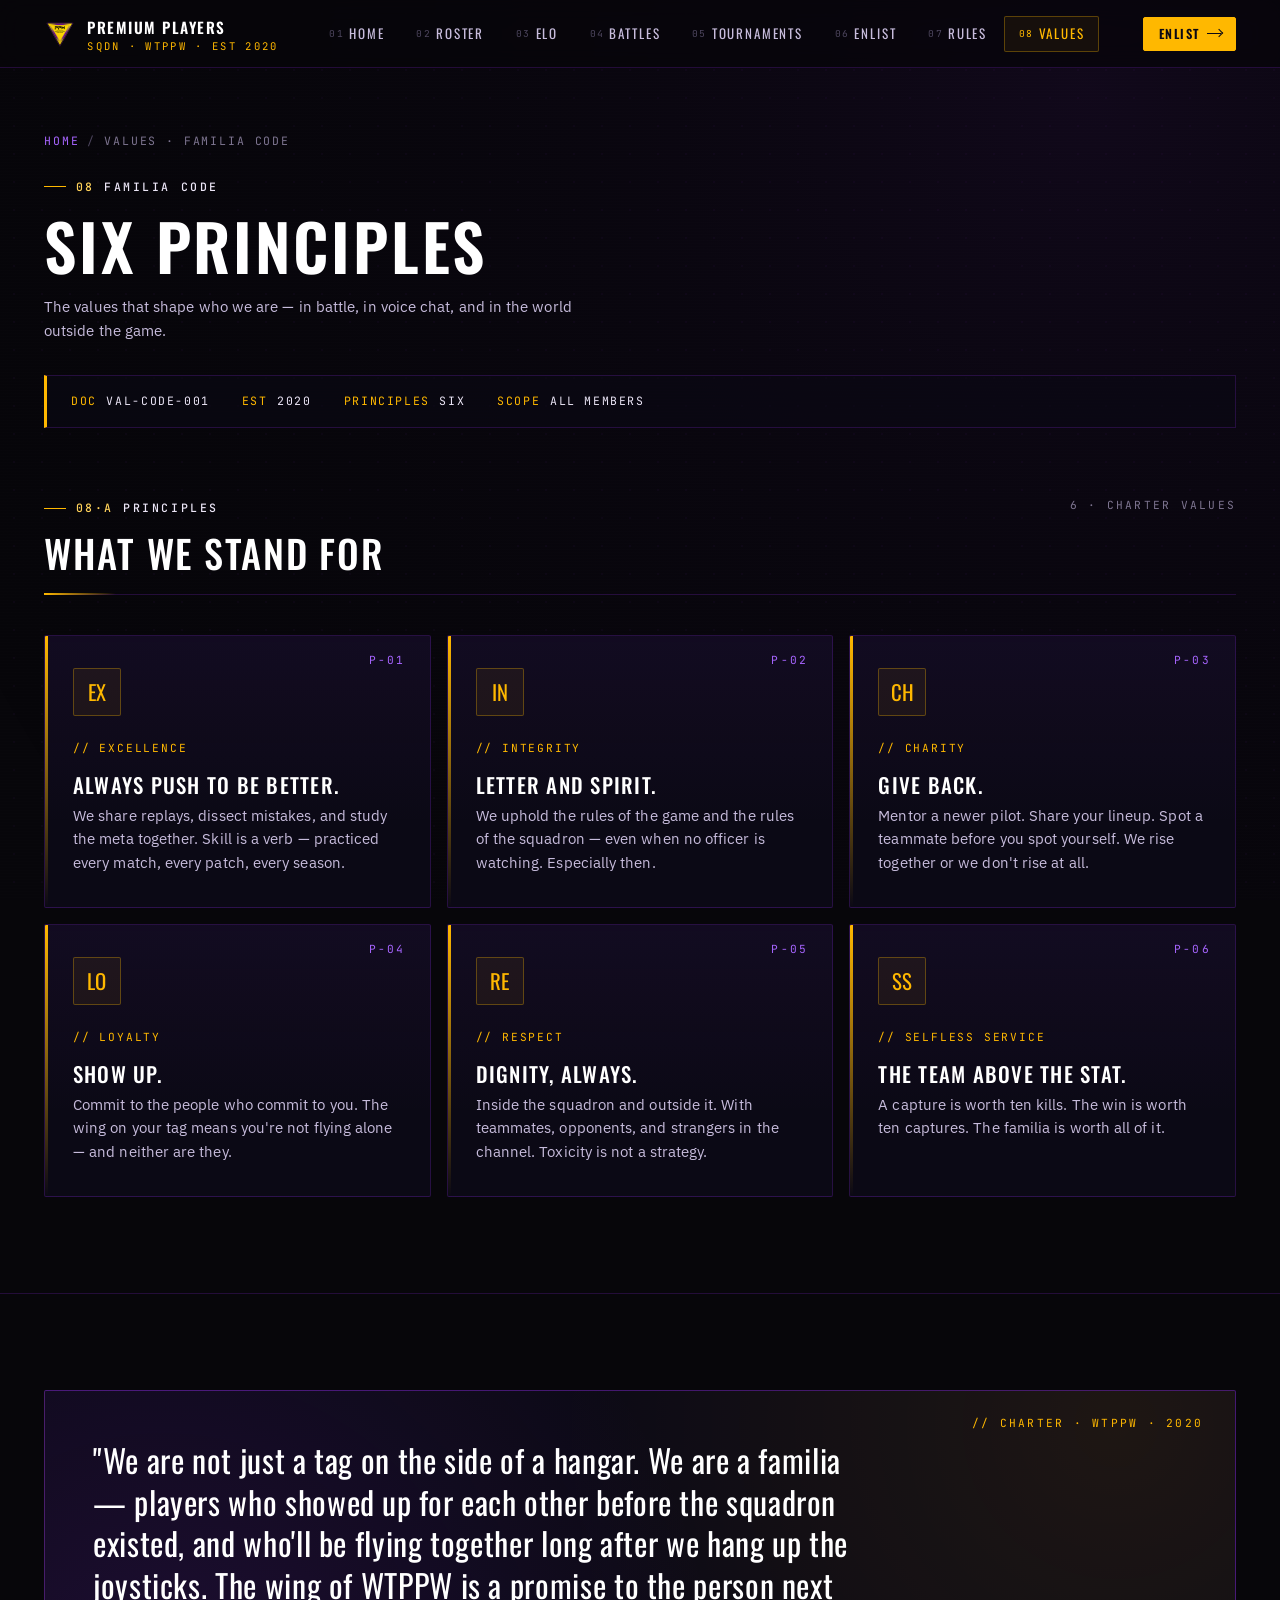
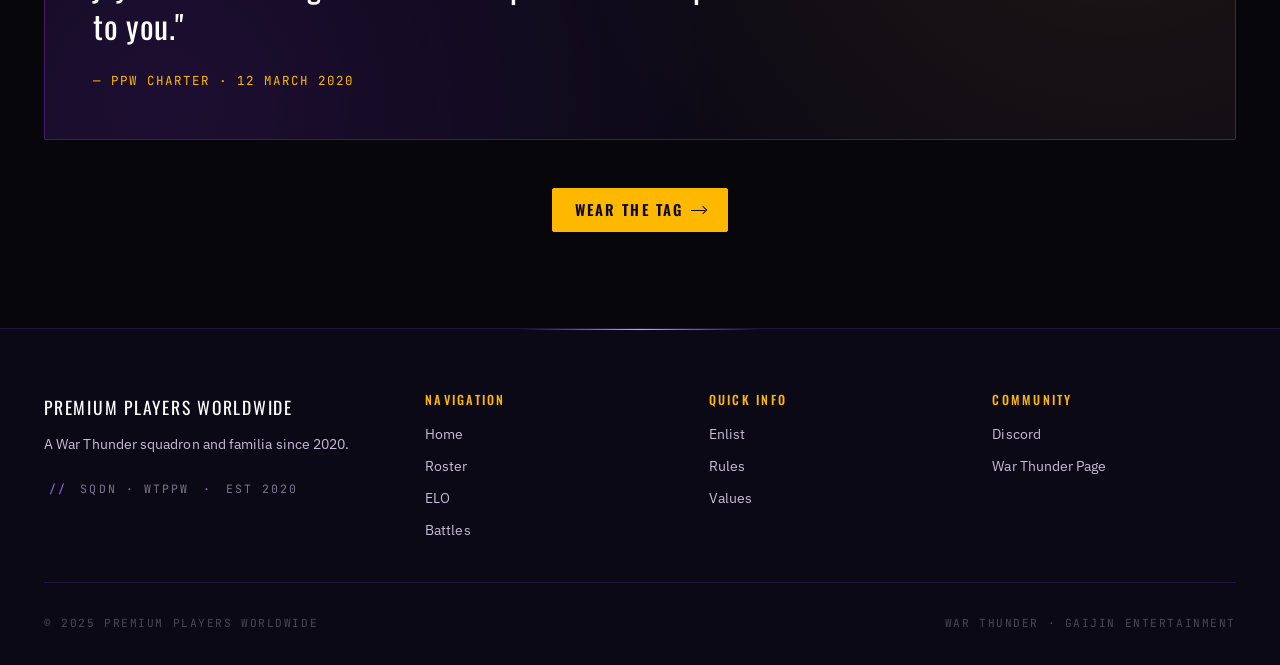
<file: values.html>
<!DOCTYPE html>
<html lang="en">
<head>
  <meta charset="UTF-8" />
  <meta name="viewport" content="width=device-width, initial-scale=1.0" />
  <title>Values — PPW Squadron</title>
  <meta name="theme-color" content="#07060A" />
  <meta name="ppw-api-base" content="https://ppw-api.ensignenterprises.com" />
  <meta name="ppw-api-key" content="72b2854e8e1d3ff73d92992858556b13983392c4e9f0d4d981865be66ccab46f" />
  <link rel="icon" href="images/logo.png" type="image/png" />
  <link rel="preconnect" href="https://fonts.googleapis.com" />
  <link rel="preconnect" href="https://fonts.gstatic.com" crossorigin />
  <link href="https://fonts.googleapis.com/css2?family=Oswald:wght@400;500;600;700&family=JetBrains+Mono:wght@400;500;700&family=IBM+Plex+Sans:wght@300;400;500;600;700&display=swap" rel="stylesheet" />
  <link rel="stylesheet" href="style.css" />
  <style>
    .value-grid { display: grid; grid-template-columns: repeat(3, 1fr); gap: 1rem; }
    @media (max-width: 900px) { .value-grid { grid-template-columns: repeat(2, 1fr); } }
    @media (max-width: 580px) { .value-grid { grid-template-columns: 1fr; } }

    .value {
      position: relative;
      padding: 2rem 1.75rem;
      background: linear-gradient(180deg, rgba(139,43,226,0.06), transparent 70%), var(--ink-1);
      border: 1px solid var(--purple-line);
      border-radius: var(--r);
      transition: all var(--t);
      overflow: hidden;
    }
    .value:hover { border-color: var(--gold); box-shadow: 0 0 32px -16px var(--gold-glow); }
    .value::before {
      content: "";
      position: absolute;
      top: 0; left: 0;
      width: 3px; height: 100%;
      background: linear-gradient(180deg, var(--gold), transparent);
    }
    .value .num {
      position: absolute;
      top: 1rem; right: 1.5rem;
      font-family: var(--font-mono);
      font-size: 0.7rem;
      letter-spacing: 0.2em;
      color: var(--purple-2);
    }
    .value .glyph {
      width: 48px; height: 48px;
      display: flex; align-items: center; justify-content: center;
      font-family: var(--font-display);
      font-size: 1.3rem;
      color: var(--gold);
      border: 1.5px solid var(--gold-line);
      border-radius: var(--r);
      background: rgba(255,184,0,0.06);
      margin-bottom: 1.5rem;
    }
    .value h3 { font-size: 1.3rem; letter-spacing: 0.06em; margin-bottom: 0.5rem; }
    .value .tag { font-family: var(--font-mono); font-size: 0.7rem; letter-spacing: 0.16em; color: var(--gold); text-transform: uppercase; margin-bottom: 1rem; }
    .value p { color: var(--fg-soft); font-size: 0.93rem; }

    .charter-block {
      padding: 3rem;
      background:
        radial-gradient(circle at 90% 10%, rgba(255,184,0,0.08), transparent 50%),
        radial-gradient(circle at 10% 90%, rgba(139,43,226,0.14), transparent 50%),
        var(--ink-1);
      border: 1px solid var(--purple-line-2);
      border-radius: var(--r);
      position: relative;
      overflow: hidden;
    }
    .charter-block::before {
      content: "// CHARTER · WTPPW · 2020";
      position: absolute;
      top: 1.5rem; right: 2rem;
      font-family: var(--font-mono);
      font-size: 0.7rem;
      letter-spacing: 0.2em;
      color: var(--gold);
    }
    .charter-block .quote {
      font-family: var(--font-display);
      font-size: clamp(1.3rem, 2.5vw, 2rem);
      line-height: 1.3;
      color: #fff;
      letter-spacing: 0.02em;
      max-width: 760px;
      text-transform: none;
    }
    .charter-block .by {
      font-family: var(--font-mono);
      font-size: 0.78rem;
      letter-spacing: 0.16em;
      color: var(--gold);
      text-transform: uppercase;
      margin-top: 1.5rem;
    }
  </style>
</head>
<body>
  <nav class="nav">
    <div class="container">
      <a href="index.html" class="nav-brand">
        <img src="images/logo.png" alt="PPW" />
        <div><span class="name">Premium Players</span><span class="sub">SQDN · WTPPW · EST 2020</span></div>
      </a>
      <ul class="nav-links" id="nav-links">
        <li><a href="index.html"       data-num="01">Home</a></li>
        <li><a href="members.html"     data-num="02">Roster</a></li>
        <li><a href="elo.html"         data-num="03">ELO</a></li>
        <li><a href="battles.html"     data-num="04">Battles</a></li>
        <li><a href="tournaments.html" data-num="05">Tournaments</a></li>
        <li><a href="recruitment.html" data-num="06">Enlist</a></li>
        <li><a href="rules.html"       data-num="07">Rules</a></li>
        <li><a href="values.html"      data-num="08" class="active">Values</a></li>
      </ul>
      <a href="recruitment.html" class="btn btn-primary btn-sm nav-cta">Enlist <span class="caret"></span></a>
      <button class="nav-hamburger" id="nav-toggle" aria-label="Toggle nav" aria-expanded="false"><span></span><span></span><span></span></button>
    </div>
  </nav>

  <main class="site">
    <header class="page-hero">
      <div class="container">
        <p class="crumbs"><a href="index.html">Home</a><span class="sep">/</span><span>Values · Familia Code</span></p>
        <div class="eyebrow"><span class="num">08</span><span class="label">Familia Code</span></div>
        <h1 class="mt-2">Six Principles</h1>
        <p class="text-soft mt-2" style="max-width: 580px;">
          The values that shape who we are — in battle, in voice chat, and in the world outside the game.
        </p>
        <div class="spec-strip">
          <div><span class="k">DOC</span><span class="v">VAL-CODE-001</span></div>
          <div><span class="k">EST</span><span class="v">2020</span></div>
          <div><span class="k">PRINCIPLES</span><span class="v">SIX</span></div>
          <div><span class="k">SCOPE</span><span class="v">ALL MEMBERS</span></div>
        </div>
      </div>
    </header>

    <section style="padding-top: 1rem;">
      <div class="container">
        <div class="s-head">
          <div>
            <div class="eyebrow"><span class="num">08·A</span><span class="label">Principles</span></div>
            <h2 class="mt-2">What We Stand For</h2>
          </div>
          <div class="right">6 · Charter Values</div>
        </div>

        <div class="value-grid">
          <article class="value">
            <span class="num">P-01</span>
            <div class="glyph">EX</div>
            <div class="tag">// EXCELLENCE</div>
            <h3>Always push to be better.</h3>
            <p>We share replays, dissect mistakes, and study the meta together. Skill is a verb — practiced every match, every patch, every season.</p>
          </article>
          <article class="value">
            <span class="num">P-02</span>
            <div class="glyph">IN</div>
            <div class="tag">// INTEGRITY</div>
            <h3>Letter and spirit.</h3>
            <p>We uphold the rules of the game and the rules of the squadron — even when no officer is watching. Especially then.</p>
          </article>
          <article class="value">
            <span class="num">P-03</span>
            <div class="glyph">CH</div>
            <div class="tag">// CHARITY</div>
            <h3>Give back.</h3>
            <p>Mentor a newer pilot. Share your lineup. Spot a teammate before you spot yourself. We rise together or we don't rise at all.</p>
          </article>
          <article class="value">
            <span class="num">P-04</span>
            <div class="glyph">LO</div>
            <div class="tag">// LOYALTY</div>
            <h3>Show up.</h3>
            <p>Commit to the people who commit to you. The wing on your tag means you're not flying alone — and neither are they.</p>
          </article>
          <article class="value">
            <span class="num">P-05</span>
            <div class="glyph">RE</div>
            <div class="tag">// RESPECT</div>
            <h3>Dignity, always.</h3>
            <p>Inside the squadron and outside it. With teammates, opponents, and strangers in the channel. Toxicity is not a strategy.</p>
          </article>
          <article class="value">
            <span class="num">P-06</span>
            <div class="glyph">SS</div>
            <div class="tag">// SELFLESS SERVICE</div>
            <h3>The team above the stat.</h3>
            <p>A capture is worth ten kills. The win is worth ten captures. The familia is worth all of it.</p>
          </article>
        </div>
      </div>
    </section>

    <section>
      <div class="container">
        <div class="charter-block">
          <p class="quote">
            "We are not just a tag on the side of a hangar. We are a familia — players who showed up for each
            other before the squadron existed, and who'll be flying together long after we hang up the joysticks.
            The wing of WTPPW is a promise to the person next to you."
          </p>
          <div class="by">— PPW Charter · 12 March 2020</div>
        </div>

        <div class="text-center mt-6">
          <a href="recruitment.html" class="btn btn-primary">Wear the Tag <span class="caret"></span></a>
        </div>
      </div>
    </section>

    <footer class="footer">
      <div class="container">
        <div class="footer-grid">
          <div class="footer-brand">
            <div class="name">Premium Players Worldwide</div>
            <p class="text-soft">A War Thunder squadron and familia since 2020.</p>
            <div class="mil mt-3"><span class="sep">//</span> SQDN · WTPPW <span class="sep">·</span> EST 2020</div>
          </div>
          <div><h4>Navigation</h4><ul><li><a href="index.html">Home</a></li><li><a href="members.html">Roster</a></li><li><a href="elo.html">ELO</a></li><li><a href="battles.html">Battles</a></li></ul></div>
          <div><h4>Quick Info</h4><ul><li><a href="recruitment.html">Enlist</a></li><li><a href="rules.html">Rules</a></li><li><a href="values.html">Values</a></li></ul></div>
          <div><h4>Community</h4><ul><li><a href="https://discord.gg/fk37SddZJg" target="_blank" rel="noopener noreferrer">Discord</a></li><li><a href="https://warthunder.com/en/community/claninfo/Premium%20Players%20Worldwide" target="_blank" rel="noopener noreferrer">War Thunder Page</a></li></ul></div>
        </div>
        <div class="footer-bottom"><span>© 2025 Premium Players Worldwide</span><span>War Thunder · Gaijin Entertainment</span></div>
      </div>
    </footer>
  </main>

  <script src="app.js"></script>
</body>
</html>
</file>
<file: style.css>
/* ================================================================
   PPW — Premium Players Worldwide
   "Command Center" design system v2
   Purple = structure  ·  Gold = tactical accent
   ================================================================ */

/* -- Reset --------------------------------------------------------- */
*, *::before, *::after { box-sizing: border-box; margin: 0; padding: 0; }
html { scroll-behavior: smooth; }
body { min-height: 100vh; }
img, svg { max-width: 100%; display: block; }
button { font: inherit; color: inherit; cursor: pointer; background: none; border: none; }
input, select, textarea { font: inherit; color: inherit; }
a { color: inherit; text-decoration: none; }
ul { list-style: none; }

/* -- Tokens -------------------------------------------------------- */
:root {
  /* Surfaces — cool dark ink with a hint of purple */
  --ink-0:        #07060A;
  --ink-1:        #0B0915;
  --ink-2:        #110C1E;
  --ink-3:        #1A1430;
  --ink-4:        #251A45;

  /* Brand */
  --purple:       #8B2BE2;
  --purple-2:     #A765FF;
  --purple-deep:  #4B1685;
  --purple-line:  rgba(139, 43, 226, 0.22);
  --purple-line-2:rgba(139, 43, 226, 0.42);
  --purple-glow:  rgba(139, 43, 226, 0.55);

  --gold:         #FFB800;
  --gold-2:       #FFD25A;
  --gold-dim:     #BF8A00;
  --gold-line:    rgba(255, 184, 0, 0.30);
  --gold-glow:    rgba(255, 184, 0, 0.45);

  /* Text */
  --fg:           #ECE6F7;
  --fg-soft:      #C7BCDC;
  --fg-mute:      #7E7591;
  --fg-faint:     #4D465E;

  /* Status */
  --win:          #2DE08C;
  --loss:         #FF5577;
  --neutral:      #7CB8FF;

  /* Type */
  --font-display: 'Oswald', 'Impact', 'Arial Narrow', sans-serif;
  --font-mono:    'JetBrains Mono', ui-monospace, 'SFMono-Regular', Menlo, Consolas, monospace;
  --font-body:    'IBM Plex Sans', 'Segoe UI', system-ui, sans-serif;

  /* Layout */
  --maxw:         1240px;
  --nav-h:        68px;
  --r:            2px;        /* sharp */
  --r-lg:         4px;
  --t:            220ms cubic-bezier(.2,.7,.2,1);
}

/* -- Base ---------------------------------------------------------- */
body {
  font-family: var(--font-body);
  background: var(--ink-0);
  color: var(--fg);
  font-size: 15px;
  line-height: 1.6;
  letter-spacing: 0.005em;
  -webkit-font-smoothing: antialiased;
  text-rendering: optimizeLegibility;
}

/* Headings — Oswald uppercase, tight */
h1, h2, h3, h4, h5 {
  font-family: var(--font-display);
  color: #fff;
  letter-spacing: 0.045em;
  text-transform: uppercase;
  font-weight: 500;
  line-height: 1.05;
}
h1 { font-size: clamp(2.25rem, 5vw, 4.4rem); font-weight: 600; }
h2 { font-size: clamp(1.6rem, 3vw, 2.5rem); font-weight: 500; }
h3 { font-size: 1.15rem; font-weight: 500; letter-spacing: 0.06em; }
h4 { font-size: 0.95rem; letter-spacing: 0.08em; }

p { color: var(--fg-soft); }
p + p { margin-top: 0.9rem; }

strong { color: #fff; font-weight: 600; }

/* -- Background canvas (radar / dot grid) -------------------------- */
.bg-canvas {
  position: fixed;
  inset: 0;
  z-index: 0;
  pointer-events: none;
}
.bg-canvas canvas { display: block; width: 100%; height: 100%; }

/* Subtle scanline overlay */
.bg-scanlines {
  position: fixed;
  inset: 0;
  pointer-events: none;
  z-index: 1;
  background-image: repeating-linear-gradient(
    to bottom,
    rgba(255,255,255,0.012) 0,
    rgba(255,255,255,0.012) 1px,
    transparent 1px,
    transparent 3px
  );
  mix-blend-mode: overlay;
  opacity: 0.6;
}

/* Above the bg */
.site { position: relative; z-index: 2; }

/* -- Layout helpers ------------------------------------------------ */
.container {
  width: 100%;
  max-width: var(--maxw);
  margin: 0 auto;
  padding: 0 1.5rem;
}

section { padding: 6rem 0; position: relative; }
section + section { border-top: 1px solid var(--purple-line); }

.row { display: flex; }
.col { display: flex; flex-direction: column; }
.gap-1 { gap: 0.5rem; } .gap-2 { gap: 1rem; } .gap-3 { gap: 1.5rem; } .gap-4 { gap: 2rem; }
.mt-1 { margin-top: 0.5rem; } .mt-2 { margin-top: 1rem; } .mt-3 { margin-top: 1.5rem; }
.mt-4 { margin-top: 2rem; } .mt-6 { margin-top: 3rem; }
.text-center { text-align: center; }
.text-mute { color: var(--fg-mute); }
.text-soft { color: var(--fg-soft); }
.text-gold { color: var(--gold); }
.text-purple { color: var(--purple-2); }

/* -- MIL-SPEC primitives ------------------------------------------ */

/* Eyebrow tag — "// 02 ROSTER" */
.eyebrow {
  display: inline-flex;
  align-items: center;
  gap: 0.6rem;
  font-family: var(--font-mono);
  font-size: 0.72rem;
  font-weight: 500;
  letter-spacing: 0.22em;
  text-transform: uppercase;
  color: var(--gold);
}
.eyebrow::before {
  content: "";
  width: 22px;
  height: 1px;
  background: var(--gold);
}
.eyebrow .num { color: var(--gold-2); }
.eyebrow .label { color: var(--fg); }

/* Section heading row */
.s-head {
  display: flex;
  align-items: baseline;
  justify-content: space-between;
  gap: 2rem;
  padding-bottom: 1.25rem;
  margin-bottom: 2.5rem;
  border-bottom: 1px solid var(--purple-line);
  position: relative;
}
.s-head::after {
  content: "";
  position: absolute;
  bottom: -1px; left: 0;
  width: 72px;
  height: 2px;
  background: linear-gradient(90deg, var(--gold), transparent);
}
.s-head .right {
  font-family: var(--font-mono);
  font-size: 0.7rem;
  letter-spacing: 0.2em;
  text-transform: uppercase;
  color: var(--fg-mute);
  white-space: nowrap;
}

/* Bracketed panel — HUD corners */
.panel {
  position: relative;
  background:
    linear-gradient(180deg, rgba(139,43,226,0.04), transparent 60%),
    var(--ink-1);
  border: 1px solid var(--purple-line);
  border-radius: var(--r);
  padding: 1.5rem;
}
.panel.raised {
  background:
    linear-gradient(180deg, rgba(139,43,226,0.06), rgba(255,184,0,0.01) 60%),
    var(--ink-2);
}
.panel.flat { padding: 0; }

/* HUD bracket corners — 4 thin gold ticks on a panel */
.brackets { position: relative; }
.brackets::before,
.brackets::after,
.brackets > .br-tl,
.brackets > .br-tr,
.brackets > .br-bl,
.brackets > .br-br { position: absolute; width: 14px; height: 14px; pointer-events: none; }
.brackets::before {
  content: "";
  top: -1px; left: -1px;
  border-top: 1.5px solid var(--gold);
  border-left: 1.5px solid var(--gold);
}
.brackets::after {
  content: "";
  bottom: -1px; right: -1px;
  border-bottom: 1.5px solid var(--gold);
  border-right: 1.5px solid var(--gold);
}
/* Optional 4-corner via spans */
.br-corners > i {
  position: absolute;
  width: 14px;
  height: 14px;
  pointer-events: none;
}
.br-corners > i.tl { top: -1px; left: -1px; border-top: 1.5px solid var(--gold); border-left: 1.5px solid var(--gold); }
.br-corners > i.tr { top: -1px; right: -1px; border-top: 1.5px solid var(--gold); border-right: 1.5px solid var(--gold); }
.br-corners > i.bl { bottom: -1px; left: -1px; border-bottom: 1.5px solid var(--gold); border-left: 1.5px solid var(--gold); }
.br-corners > i.br { bottom: -1px; right: -1px; border-bottom: 1.5px solid var(--gold); border-right: 1.5px solid var(--gold); }

/* Callsign / mil-stamp text */
.mil {
  font-family: var(--font-mono);
  font-size: 0.72rem;
  letter-spacing: 0.18em;
  text-transform: uppercase;
  color: var(--fg-mute);
}
.mil .sep { color: var(--purple-2); margin: 0 0.4em; }
.mil .val { color: var(--fg); }

/* Status dot */
.dot {
  display: inline-block;
  width: 8px; height: 8px;
  border-radius: 999px;
  background: var(--gold);
  box-shadow: 0 0 8px var(--gold-glow);
  vertical-align: 1px;
  margin-right: 0.45em;
}
.dot.live { background: var(--win); box-shadow: 0 0 8px rgba(45,224,140,0.6); animation: pulse 1.8s ease-out infinite; }
.dot.standby { background: var(--fg-mute); box-shadow: none; }
.dot.danger { background: var(--loss); box-shadow: 0 0 8px rgba(255,85,119,0.6); }

@keyframes pulse {
  0% { box-shadow: 0 0 0 0 rgba(45,224,140,0.7); }
  100% { box-shadow: 0 0 0 10px rgba(45,224,140,0); }
}

/* -- Buttons ------------------------------------------------------- */
.btn {
  display: inline-flex;
  align-items: center;
  justify-content: center;
  gap: 0.55em;
  height: 44px;
  padding: 0 1.4rem;
  font-family: var(--font-display);
  font-size: 0.92rem;
  letter-spacing: 0.14em;
  text-transform: uppercase;
  background: transparent;
  color: var(--fg);
  border: 1px solid var(--purple-line-2);
  border-radius: var(--r);
  cursor: pointer;
  transition: all var(--t);
  position: relative;
  white-space: nowrap;
}
.btn:hover { border-color: var(--gold); color: var(--gold); }
.btn:active { transform: translateY(1px); }

.btn-primary {
  background: var(--gold);
  border-color: var(--gold);
  color: #0B0915;
  font-weight: 600;
  box-shadow: 0 0 0 0 var(--gold-glow);
}
.btn-primary:hover {
  background: var(--gold-2);
  border-color: var(--gold-2);
  color: #0B0915;
  box-shadow: 0 0 24px -4px var(--gold-glow);
}

.btn-purple {
  background: var(--purple);
  border-color: var(--purple);
  color: #fff;
  font-weight: 600;
}
.btn-purple:hover {
  background: var(--purple-2);
  border-color: var(--purple-2);
  box-shadow: 0 0 24px -4px var(--purple-glow);
}

.btn-ghost { border-color: var(--purple-line); color: var(--fg-soft); }
.btn-ghost:hover { border-color: var(--gold); color: var(--gold); background: rgba(255,184,0,0.04); }

.btn-sm { height: 34px; padding: 0 0.9rem; font-size: 0.78rem; letter-spacing: 0.12em; }

/* Caret arrow */
.btn .caret { width: 14px; height: 1px; background: currentColor; position: relative; }
.btn .caret::after { content: ""; position: absolute; right: -1px; top: -3px; width: 6px; height: 6px; border-right: 1px solid currentColor; border-top: 1px solid currentColor; transform: rotate(45deg); }

/* -- Navigation ---------------------------------------------------- */
.nav {
  position: fixed;
  top: 0; left: 0; right: 0;
  height: var(--nav-h);
  background: rgba(7,6,10,0.78);
  border-bottom: 1px solid var(--purple-line);
  backdrop-filter: blur(14px) saturate(140%);
  -webkit-backdrop-filter: blur(14px) saturate(140%);
  z-index: 100;
  display: flex;
  align-items: center;
}
.nav .container {
  display: flex;
  align-items: center;
  justify-content: space-between;
  gap: 1rem;
}
.nav-brand {
  display: flex;
  align-items: center;
  gap: 0.7rem;
  font-family: var(--font-display);
  letter-spacing: 0.1em;
  text-transform: uppercase;
  font-size: 0.95rem;
  color: #fff;
}
.nav-brand img { width: 32px; height: 32px; }
.nav-brand .sub {
  font-family: var(--font-mono);
  font-size: 0.66rem;
  letter-spacing: 0.22em;
  color: var(--gold);
  display: block;
  line-height: 1;
  margin-top: 2px;
}
.nav-brand .name { line-height: 1; font-weight: 600; }

.nav-links {
  display: flex;
  align-items: center;
  gap: 0.15rem;
}
.nav-links a {
  position: relative;
  display: flex;
  align-items: center;
  height: 36px;
  padding: 0 0.85rem;
  font-family: var(--font-display);
  font-size: 0.82rem;
  letter-spacing: 0.14em;
  text-transform: uppercase;
  color: var(--fg-soft);
  border: 1px solid transparent;
  border-radius: var(--r);
  transition: all var(--t);
}
.nav-links a::before {
  content: attr(data-num);
  font-family: var(--font-mono);
  font-size: 0.6rem;
  letter-spacing: 0.16em;
  color: var(--fg-faint);
  margin-right: 0.5em;
}
.nav-links a:hover { color: var(--gold); border-color: var(--purple-line); }
.nav-links a:hover::before { color: var(--gold-dim); }
.nav-links a.active {
  color: var(--gold);
  background: rgba(255,184,0,0.06);
  border-color: var(--gold-line);
}
.nav-links a.active::before { color: var(--gold); }

.nav-cta { margin-left: 0.5rem; }

.nav-hamburger {
  display: none;
  width: 40px; height: 36px;
  border: 1px solid var(--purple-line);
  border-radius: var(--r);
  flex-direction: column;
  align-items: center;
  justify-content: center;
  gap: 4px;
}
.nav-hamburger span { display: block; width: 18px; height: 1.5px; background: var(--fg); transition: all var(--t); }
.nav-hamburger.open span:nth-child(1) { transform: translateY(5.5px) rotate(45deg); background: var(--gold); }
.nav-hamburger.open span:nth-child(2) { opacity: 0; }
.nav-hamburger.open span:nth-child(3) { transform: translateY(-5.5px) rotate(-45deg); background: var(--gold); }

@media (max-width: 1024px) {
  .nav-links {
    position: fixed;
    top: var(--nav-h); left: 0; right: 0;
    flex-direction: column;
    align-items: stretch;
    background: rgba(7,6,10,0.96);
    backdrop-filter: blur(16px);
    border-bottom: 1px solid var(--purple-line);
    padding: 1rem 1.5rem;
    gap: 0.25rem;
    transform: translateY(-110%);
    transition: transform 320ms cubic-bezier(.2,.7,.2,1);
  }
  .nav-links.open { transform: translateY(0); }
  .nav-links a { height: 44px; }
  .nav-cta { display: none; }
  .nav-hamburger { display: flex; }
}

/* -- Page hero ----------------------------------------------------- */
.page-hero {
  padding-top: calc(var(--nav-h) + 4rem);
  padding-bottom: 3rem;
  position: relative;
}
.crumbs {
  display: flex;
  align-items: center;
  gap: 0.5rem;
  font-family: var(--font-mono);
  font-size: 0.72rem;
  letter-spacing: 0.16em;
  text-transform: uppercase;
  color: var(--fg-mute);
  margin-bottom: 1.25rem;
}
.crumbs a { color: var(--purple-2); }
.crumbs a:hover { color: var(--gold); }
.crumbs .sep { color: var(--fg-faint); }

.page-hero h1 .stroke {
  -webkit-text-stroke: 1px var(--gold);
  color: transparent;
}

/* -- Spec strip --------------------------------------------------- */
.spec-strip {
  display: flex;
  flex-wrap: wrap;
  gap: 2rem;
  padding: 1rem 1.5rem;
  border: 1px solid var(--purple-line);
  border-left: 3px solid var(--gold);
  background: rgba(11,9,21,0.6);
  font-family: var(--font-mono);
  font-size: 0.72rem;
  letter-spacing: 0.14em;
  text-transform: uppercase;
  color: var(--fg-mute);
  margin-top: 2rem;
}
.spec-strip > div { display: flex; gap: 0.6rem; align-items: center; }
.spec-strip .k { color: var(--gold); }
.spec-strip .v { color: var(--fg); }

/* -- Card grid ----------------------------------------------------- */
.grid-2 { display: grid; grid-template-columns: repeat(2, minmax(0,1fr)); gap: 1.25rem; }
.grid-3 { display: grid; grid-template-columns: repeat(3, minmax(0,1fr)); gap: 1.25rem; }
.grid-4 { display: grid; grid-template-columns: repeat(4, minmax(0,1fr)); gap: 1rem; }

@media (max-width: 900px) {
  .grid-3, .grid-4 { grid-template-columns: repeat(2, minmax(0,1fr)); }
}
@media (max-width: 580px) {
  .grid-2, .grid-3, .grid-4 { grid-template-columns: 1fr; }
}

/* -- Footer -------------------------------------------------------- */
.footer {
  background: var(--ink-1);
  border-top: 1px solid var(--purple-line);
  padding: 4rem 0 2rem;
  position: relative;
}
.footer::before {
  content: "";
  position: absolute;
  top: 0; left: 50%;
  width: 240px; height: 1px;
  background: linear-gradient(90deg, transparent, var(--gold), transparent);
  transform: translateX(-50%);
}
.footer-grid {
  display: grid;
  grid-template-columns: 1.4fr 1fr 1fr 1fr;
  gap: 2.5rem;
  padding-bottom: 2.5rem;
  border-bottom: 1px solid var(--purple-line);
}
.footer-brand .name { font-family: var(--font-display); font-size: 1.1rem; letter-spacing: 0.1em; color: #fff; text-transform: uppercase; margin-bottom: 0.75rem; }
.footer-brand p { font-size: 0.88rem; }
.footer h4 { color: var(--gold); font-size: 0.78rem; letter-spacing: 0.18em; margin-bottom: 1rem; }
.footer ul { display: flex; flex-direction: column; gap: 0.5rem; }
.footer ul a { font-size: 0.88rem; color: var(--fg-soft); }
.footer ul a:hover { color: var(--gold); }
.footer-bottom {
  display: flex;
  justify-content: space-between;
  gap: 1rem;
  padding-top: 2rem;
  font-family: var(--font-mono);
  font-size: 0.7rem;
  letter-spacing: 0.14em;
  text-transform: uppercase;
  color: var(--fg-faint);
  flex-wrap: wrap;
}
@media (max-width: 720px) {
  .footer-grid { grid-template-columns: 1fr 1fr; }
}
@media (max-width: 480px) {
  .footer-grid { grid-template-columns: 1fr; }
}

/* -- Cards (generic) ---------------------------------------------- */
.card {
  position: relative;
  background: var(--ink-1);
  border: 1px solid var(--purple-line);
  border-radius: var(--r);
  padding: 1.5rem;
  transition: border-color var(--t), transform var(--t), background var(--t);
}
.card:hover {
  border-color: var(--purple-line-2);
  background: var(--ink-2);
}
.card.glow:hover {
  border-color: var(--gold-line);
  box-shadow: 0 0 32px -12px var(--gold-glow);
}
.card .kicker {
  font-family: var(--font-mono);
  font-size: 0.7rem;
  letter-spacing: 0.18em;
  text-transform: uppercase;
  color: var(--gold);
  margin-bottom: 0.6rem;
}
.card h3 { margin-bottom: 0.4rem; }
.card p { font-size: 0.92rem; }

/* -- Tags / chips -------------------------------------------------- */
.chip {
  display: inline-flex;
  align-items: center;
  gap: 0.35rem;
  padding: 0.18em 0.65em;
  font-family: var(--font-mono);
  font-size: 0.7rem;
  letter-spacing: 0.14em;
  text-transform: uppercase;
  border: 1px solid var(--purple-line-2);
  border-radius: var(--r);
  color: var(--fg-soft);
  background: rgba(139,43,226,0.06);
}
.chip.gold { color: var(--gold); border-color: var(--gold-line); background: rgba(255,184,0,0.05); }
.chip.win { color: var(--win); border-color: rgba(45,224,140,0.3); background: rgba(45,224,140,0.06); }
.chip.loss { color: var(--loss); border-color: rgba(255,85,119,0.3); background: rgba(255,85,119,0.06); }

/* -- Rank badges --------------------------------------------------- */
.rank {
  display: inline-flex;
  align-items: center;
  gap: 0.35rem;
  padding: 0.22em 0.7em;
  font-family: var(--font-display);
  font-size: 0.74rem;
  font-weight: 500;
  letter-spacing: 0.14em;
  text-transform: uppercase;
  border-radius: var(--r);
  border: 1px solid currentColor;
}
.rank::before {
  content: "";
  width: 5px; height: 5px;
  background: currentColor;
  border-radius: 999px;
}
.rank-commander { color: var(--gold); background: rgba(255,184,0,0.08); }
.rank-officer { color: var(--purple-2); background: rgba(167,101,255,0.08); }
.rank-sergeant { color: #6FE5C4; background: rgba(111,229,196,0.06); }
.rank-private { color: var(--fg-mute); background: rgba(126,117,145,0.06); }

/* -- Image placeholder slot --------------------------------------- */
.imgslot {
  position: relative;
  background:
    repeating-linear-gradient(135deg,
      rgba(139,43,226,0.05) 0,
      rgba(139,43,226,0.05) 10px,
      rgba(139,43,226,0.02) 10px,
      rgba(139,43,226,0.02) 20px);
  border: 1px dashed var(--purple-line-2);
  border-radius: var(--r);
  color: var(--fg-mute);
  display: flex;
  align-items: center;
  justify-content: center;
  padding: 1.5rem;
  text-align: center;
}
.imgslot .label {
  font-family: var(--font-mono);
  font-size: 0.72rem;
  letter-spacing: 0.16em;
  text-transform: uppercase;
}
.imgslot .prompt {
  font-family: var(--font-mono);
  font-size: 0.72rem;
  color: var(--fg-faint);
  margin-top: 0.6rem;
  line-height: 1.6;
}

/* -- Utilities ----------------------------------------------------- */
.hr-gold { width: 64px; height: 2px; background: var(--gold); margin: 1.25rem 0 2rem; }
.kbd {
  display: inline-block;
  padding: 0.05em 0.45em;
  font-family: var(--font-mono);
  font-size: 0.8em;
  border: 1px solid var(--purple-line-2);
  border-radius: var(--r);
  color: var(--fg);
  background: rgba(139,43,226,0.08);
}

/* Skeleton */
.skel {
  display: inline-block;
  background: linear-gradient(90deg, var(--ink-2) 25%, rgba(139,43,226,0.12) 50%, var(--ink-2) 75%);
  background-size: 200% 100%;
  border-radius: var(--r);
  animation: skel 1.5s ease-in-out infinite;
}
@keyframes skel {
  0% { background-position: 200% 0; }
  100% { background-position: -200% 0; }
}

/* Selection */
::selection { background: var(--gold); color: var(--ink-0); }

/* Scrollbar */
::-webkit-scrollbar { width: 12px; height: 12px; }
::-webkit-scrollbar-track { background: var(--ink-0); }
::-webkit-scrollbar-thumb { background: var(--ink-3); border: 3px solid var(--ink-0); border-radius: 8px; }
::-webkit-scrollbar-thumb:hover { background: var(--purple); }
</file>
